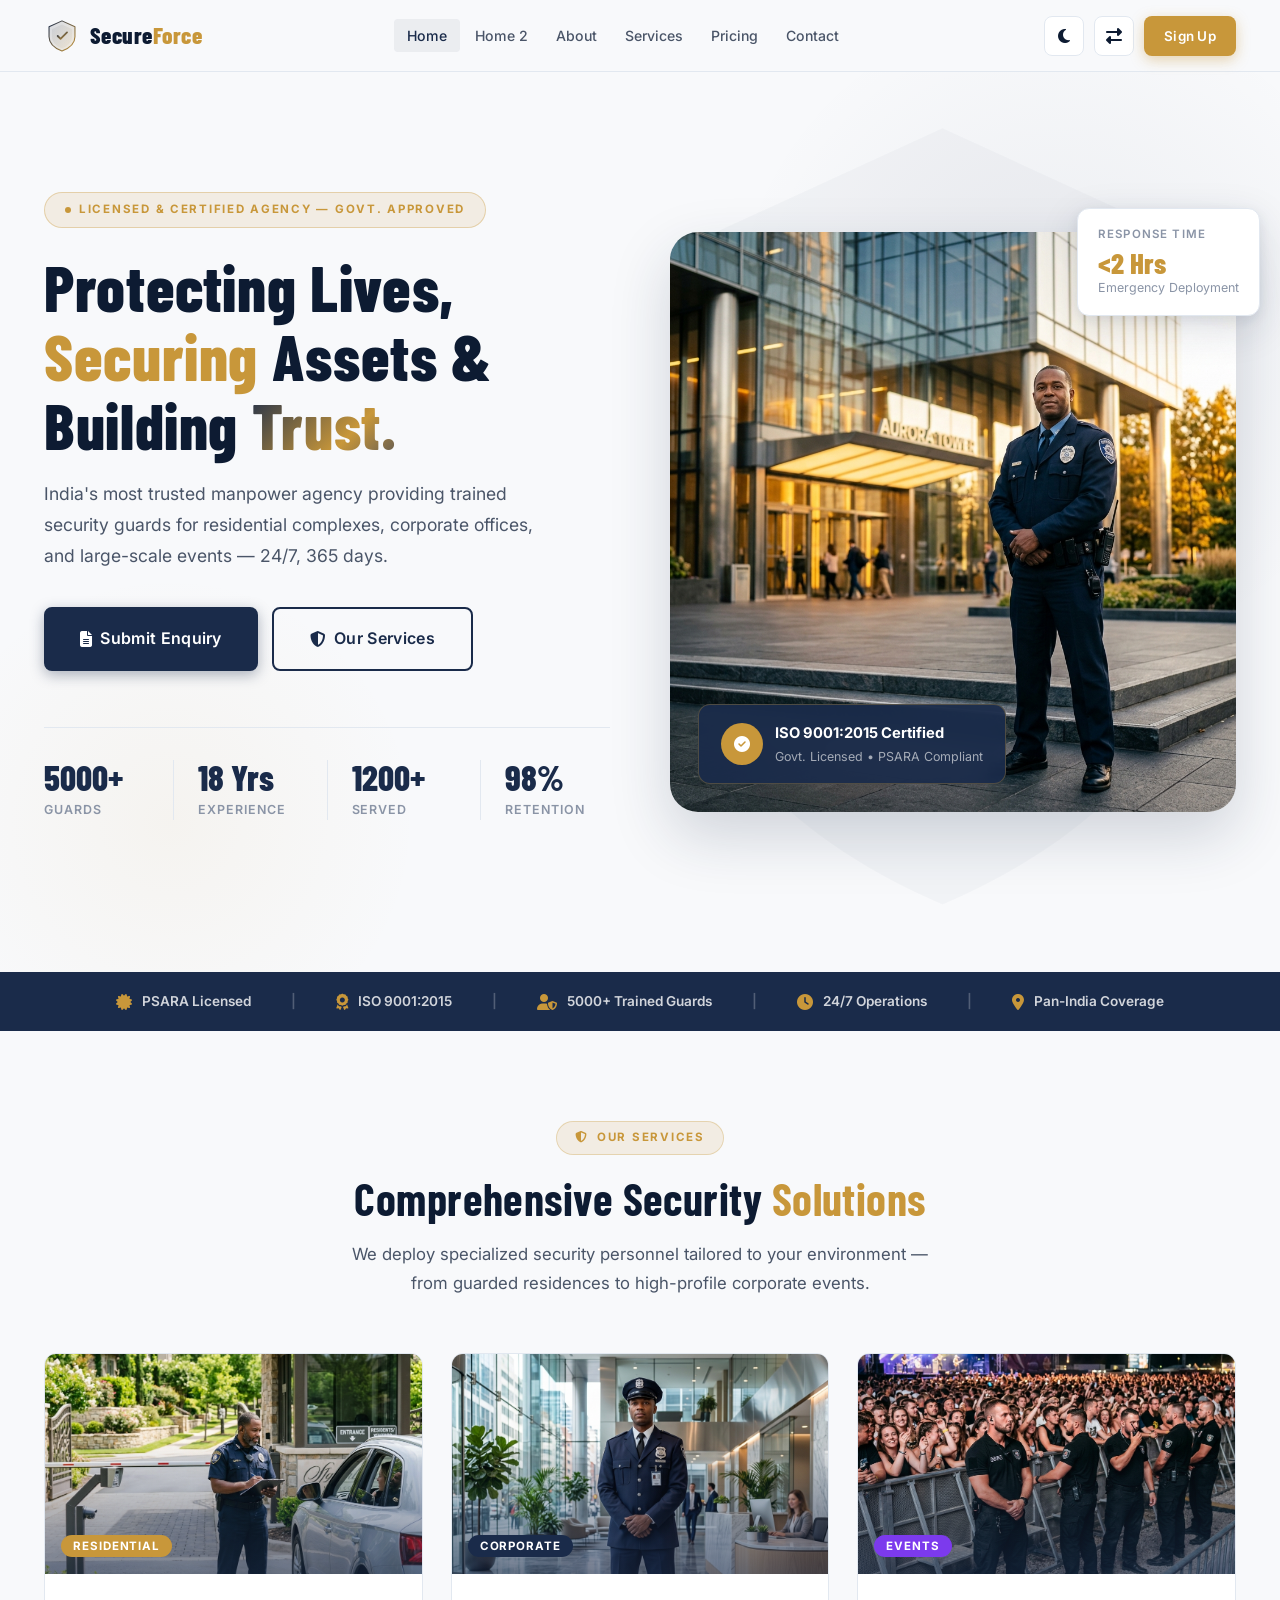
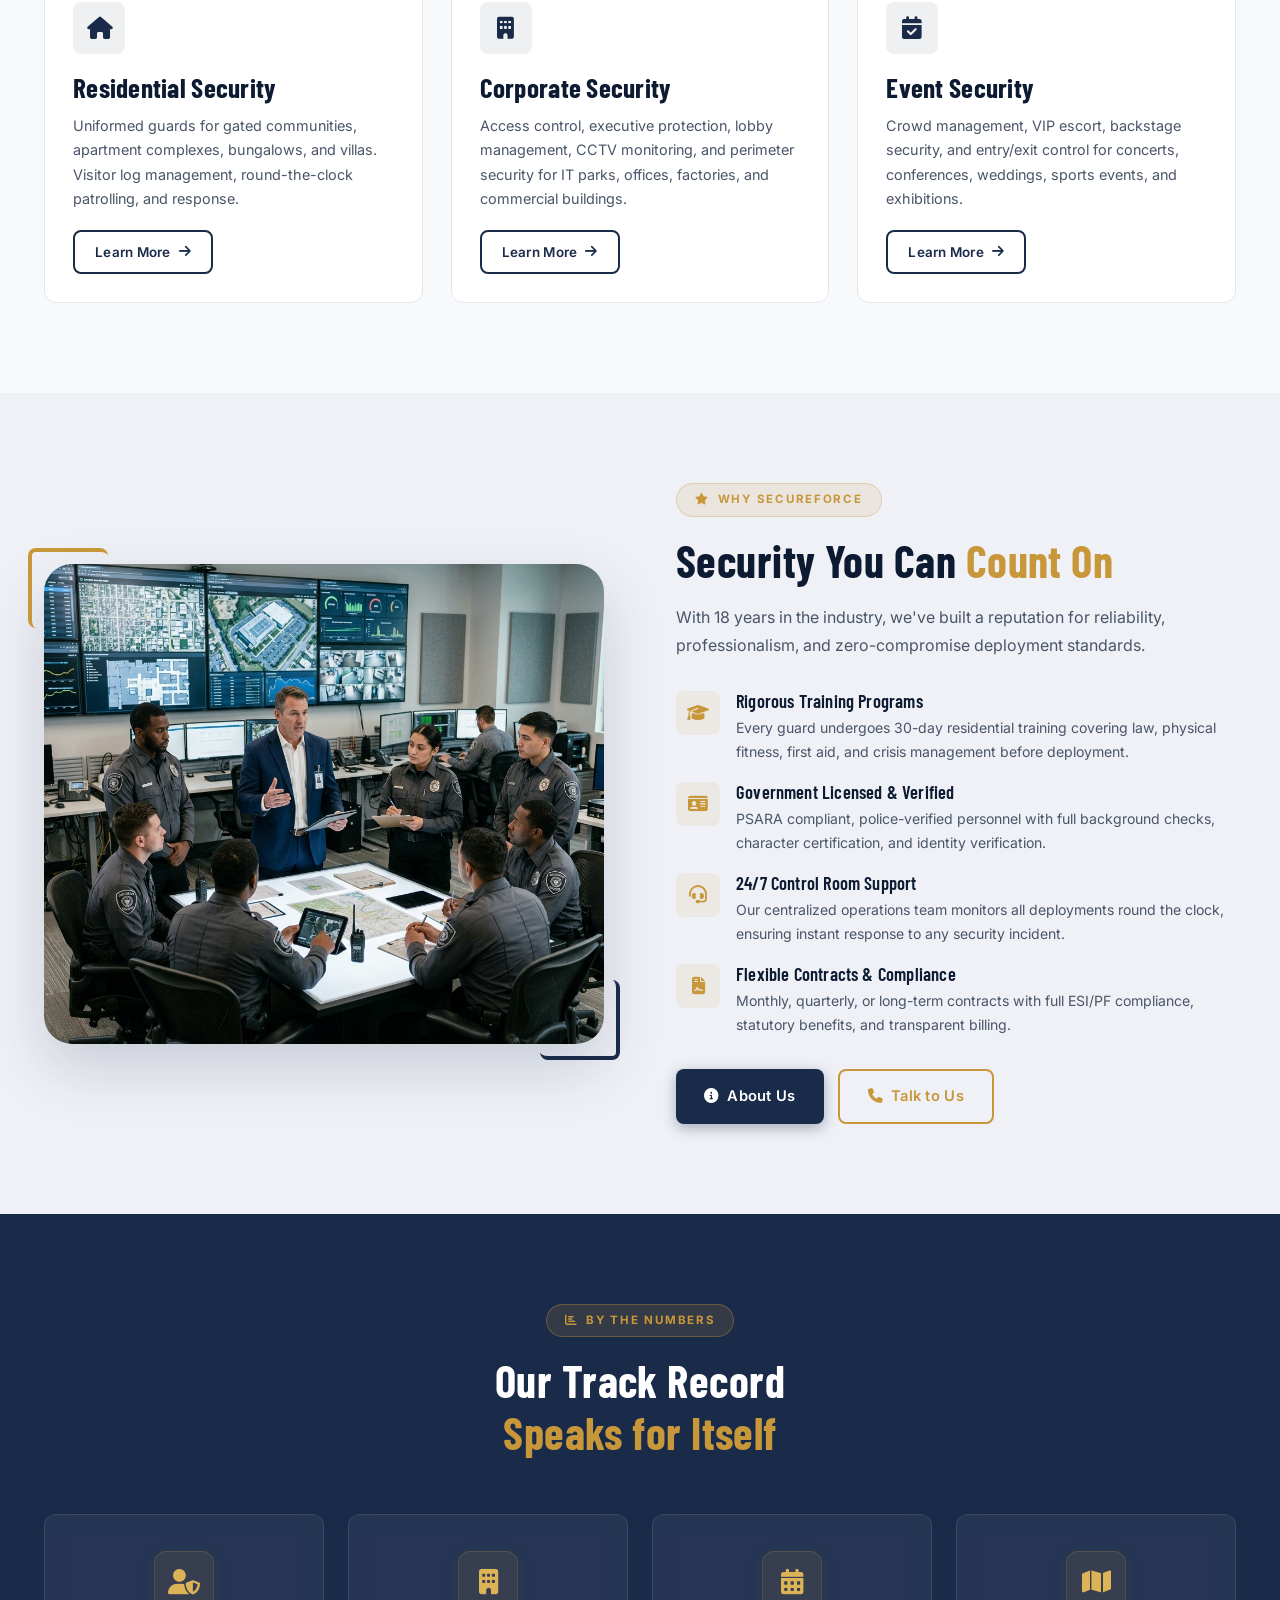
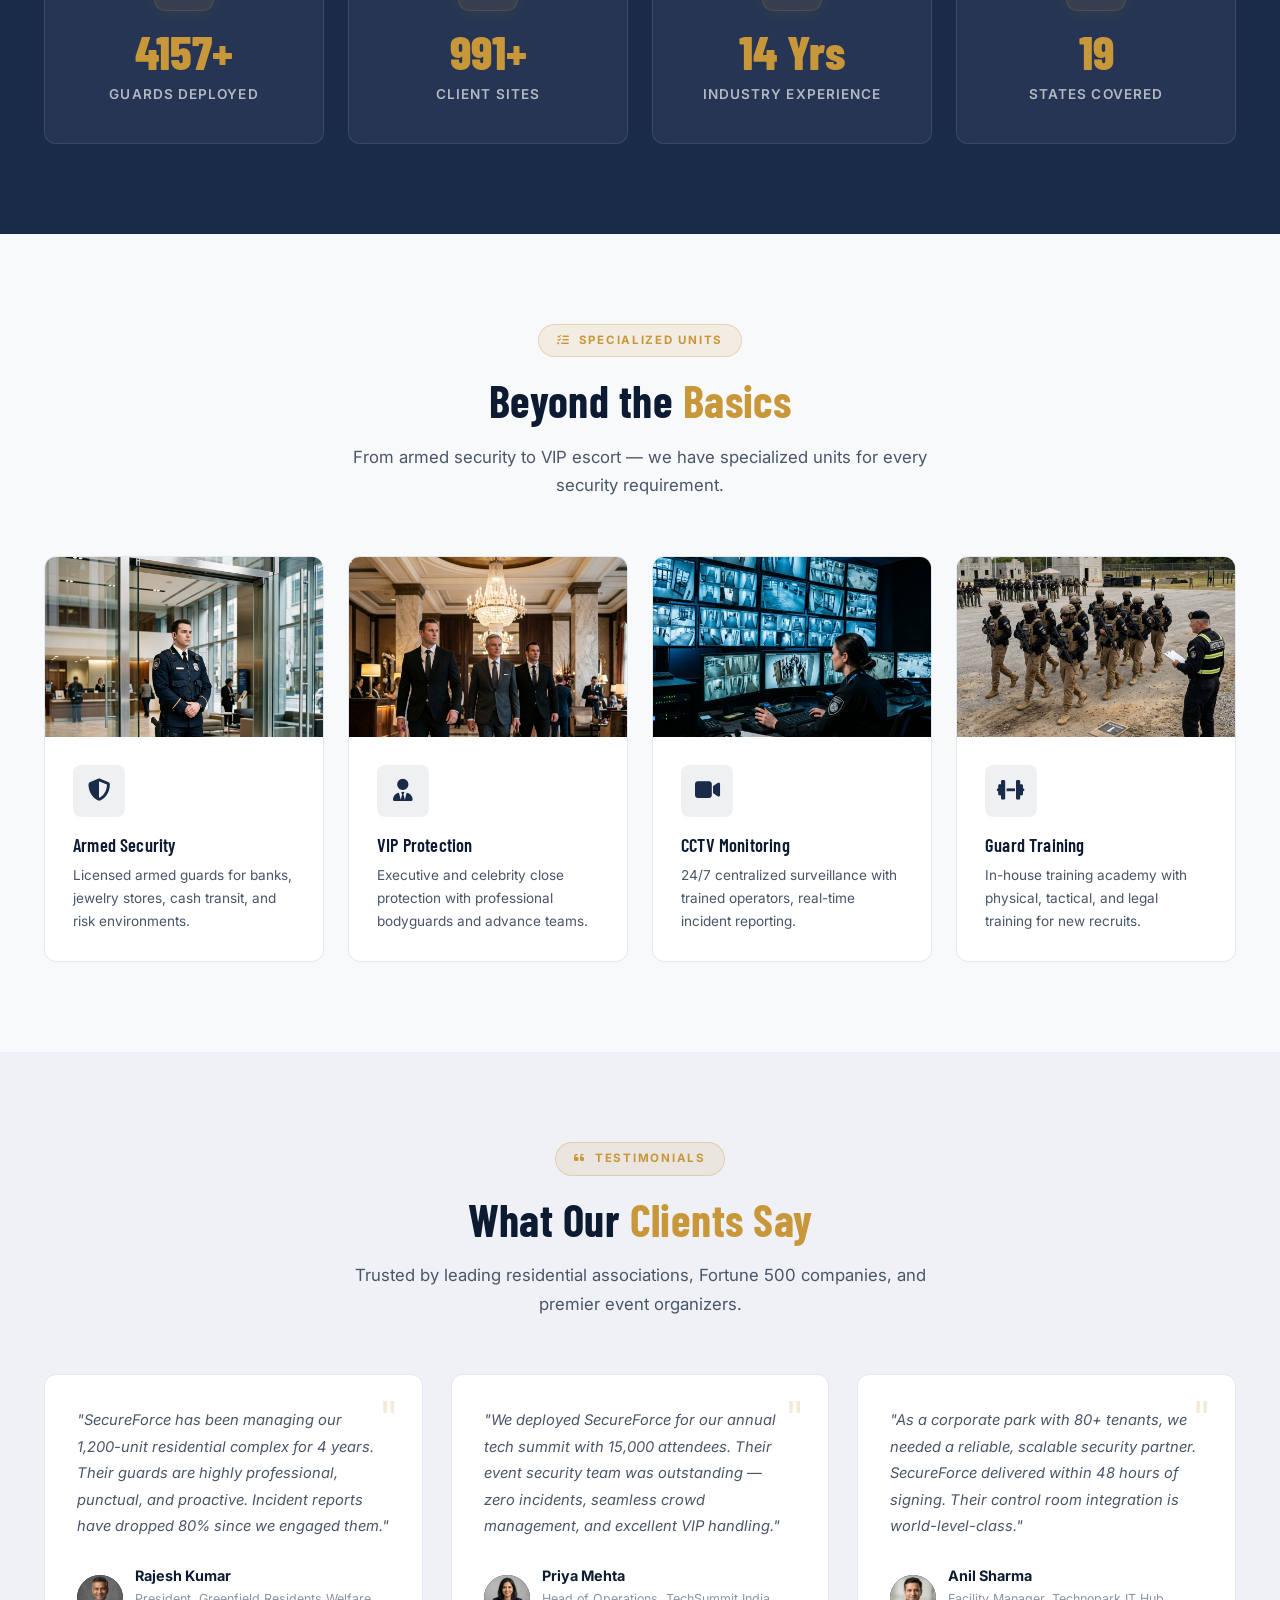
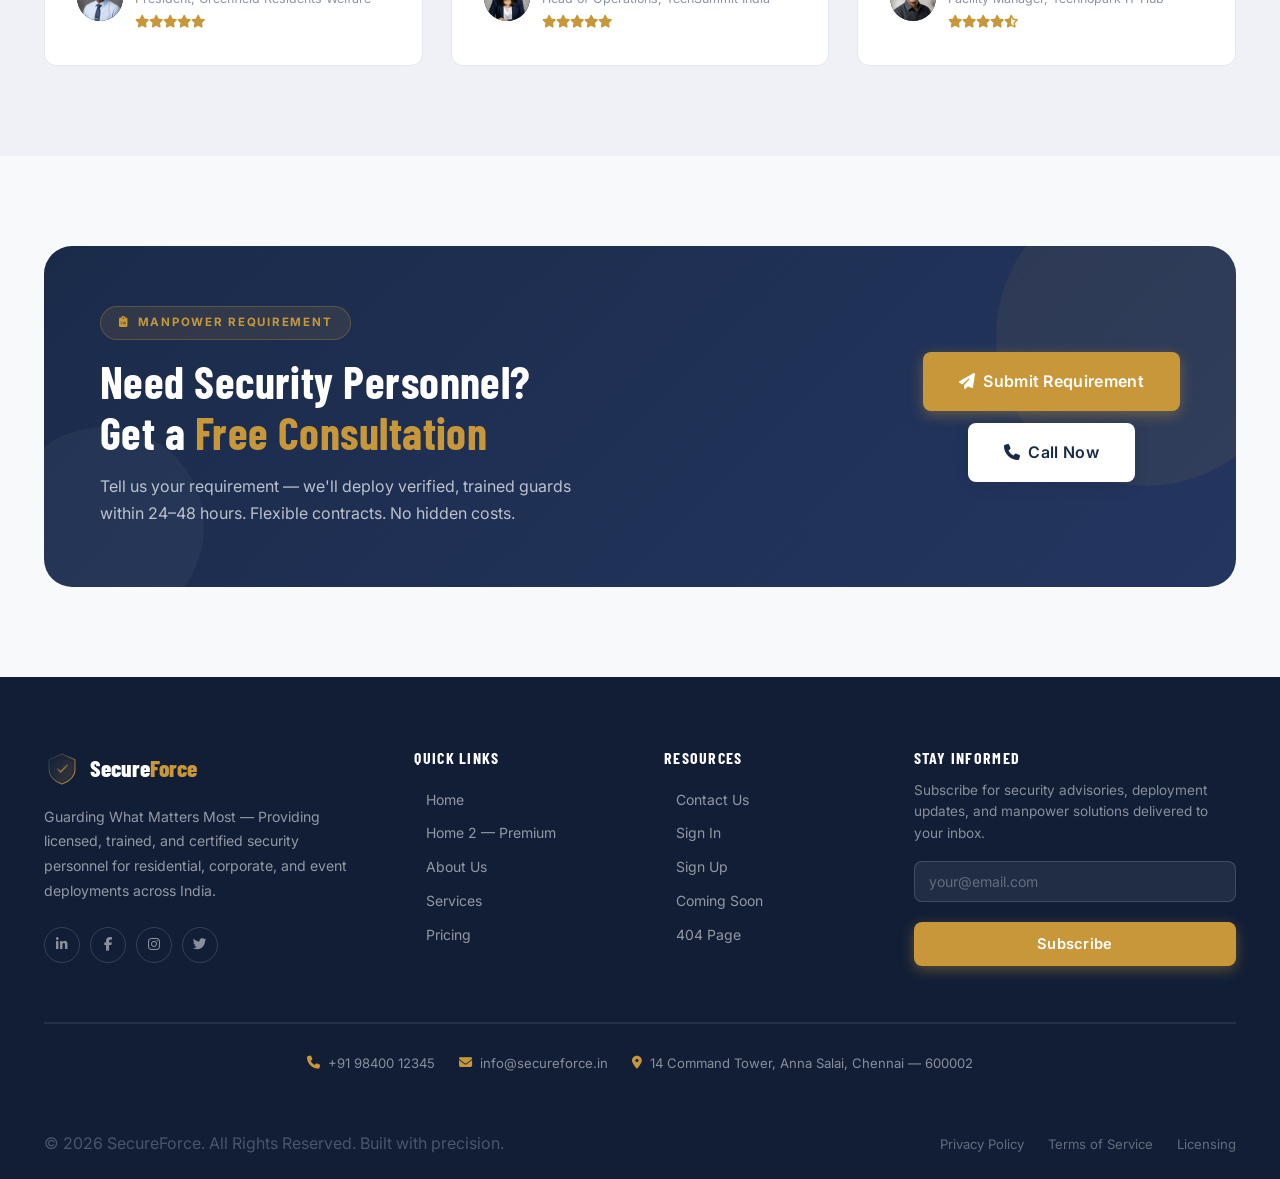
<file: index.html>
<!DOCTYPE html>
<html lang="en" dir="ltr">
<head>
  <meta charset="UTF-8">
  <meta name="viewport" content="width=device-width, initial-scale=1.0">
  <meta name="description" content="SecureForce — India's trusted Security Guard & Manpower Agency. Licensed, trained, and certified security personnel for residential, corporate, and event deployments.">
  <title>SecureForce | Security Guard & Manpower Agency</title>
  <link rel="icon" href="data:image/svg+xml,%3Csvg xmlns='http://www.w3.org/2000/svg' viewBox='0 0 100 100'%3E%3Cpath d='M50 5 L88 22 L88 55 C88 74 71 88 50 96 C29 88 12 74 12 55 L12 22 Z' fill='%231A2B4A' stroke='%23C8973A' stroke-width='3'/%3E%3Cpath d='M36 52 L46 62 L67 38' stroke='%23C8973A' stroke-width='6' stroke-linecap='round' stroke-linejoin='round' fill='none'/%3E%3C/svg%3E">
  <link rel="stylesheet" href="https://cdnjs.cloudflare.com/ajax/libs/font-awesome/6.5.1/css/all.min.css">
  <link rel="stylesheet" href="style.css">
</head>
<body>

<div id="navbar-placeholder"></div>
<div class="page-offset"></div>

<!-- ═══════════════════════════════════════════
     HERO SECTION
═══════════════════════════════════════════ -->
<section class="hero" id="hero" style="min-height:100vh;background:var(--bg);padding:60px 0;">
  <!-- Decorative background -->
  <div style="position:absolute;inset:0;overflow:hidden;pointer-events:none;">
    <div style="position:absolute;right:-120px;top:-80px;width:680px;height:680px;border-radius:50%;background:radial-gradient(circle,rgba(26,43,74,0.06) 0%,transparent 70%);"></div>
    <div style="position:absolute;left:-80px;bottom:-100px;width:500px;height:500px;border-radius:50%;background:radial-gradient(circle,rgba(200,151,58,0.06) 0%,transparent 70%);"></div>
    <svg style="position:absolute;right:0;top:0;height:100%;opacity:0.025;" viewBox="0 0 600 800" fill="none" xmlns="http://www.w3.org/2000/svg" preserveAspectRatio="xMaxYMid slice">
      <path d="M300 50 L540 160 L540 440 C540 580 440 680 300 740 C160 680 60 580 60 440 L60 160 Z" fill="#1A2B4A"/>
    </svg>
  </div>

  <div class="container">
    <div style="display:grid;grid-template-columns:1fr 1fr;gap:60px;align-items:center;">

      <!-- Left: Content -->
      <div class="hero-content animate-on-scroll slide-left">
        <div class="hero-badge">
          <span class="dot"></span>
          Licensed & Certified Agency — Govt. Approved
        </div>
        <h1 style="font-size:clamp(2.6rem,5vw,4.2rem);line-height:1.08;">
          Protecting Lives,<br>
          <span>Securing</span> Assets &<br>
          Building <span class="text-shimmer">Trust.</span>
        </h1>
        <p class="hero-sub">India's most trusted manpower agency providing trained security guards for residential complexes, corporate offices, and large-scale events — 24/7, 365 days.</p>
        <div class="hero-actions">
          <a href="contact.html#enquiry" class="btn btn-primary btn-lg btn-shine" id="hero-enquiry-btn">
            <i class="fas fa-file-alt"></i> Submit Enquiry
          </a>
          <a href="services.html" class="btn btn-secondary btn-lg" id="hero-services-btn">
            <i class="fas fa-shield-alt"></i> Our Services
          </a>
        </div>

        <!-- Stats -->
        <div class="hero-stats">
          <div class="hero-stat">
            <div class="num" data-counter data-target="5000" data-suffix="+">5000+</div>
            <div class="label">Guards</div>
          </div>
          <div class="hero-stat">
            <div class="num" data-counter data-target="18" data-suffix=" Yrs">18 Yrs</div>
            <div class="label">Experience</div>
          </div>
          <div class="hero-stat">
            <div class="num" data-counter data-target="1200" data-suffix="+">1200+</div>
            <div class="label">Served</div>
          </div>
          <div class="hero-stat">
            <div class="num" data-counter data-target="98" data-suffix="%">98%</div>
            <div class="label">Retention</div>
          </div>
        </div>
      </div>

      <!-- Right: Image -->
      <div class="animate-on-scroll slide-right" style="position:relative;">
        <div style="border-radius:var(--radius-xl);overflow:hidden;box-shadow:var(--shadow-xl);position:relative;">
          <img src="assets/images/hero-guards.png" alt="SecureForce professional security guard at corporate building" style="width:100%;height:580px;object-fit:cover;display:block;">
          <!-- Overlay badge -->
          <div style="position:absolute;bottom:28px;left:28px;background:rgba(26,43,74,0.92);backdrop-filter:blur(12px);border-radius:var(--radius-md);padding:16px 22px;border:1px solid rgba(200,151,58,0.3);">
            <div style="display:flex;align-items:center;gap:12px;">
              <div style="width:42px;height:42px;border-radius:50%;background:var(--secondary);display:flex;align-items:center;justify-content:center;font-size:1rem;color:#fff;">
                <i class="fas fa-check-circle"></i>
              </div>
              <div>
                <div style="color:#fff;font-weight:700;font-size:0.92rem;">ISO 9001:2015 Certified</div>
                <div style="color:rgba(255,255,255,0.6);font-size:0.78rem;">Govt. Licensed • PSARA Compliant</div>
              </div>
            </div>
          </div>
        </div>
        <!-- Floating card -->
        <div style="position:absolute;top:-24px;right:-24px;background:var(--bg-card);border:1px solid var(--border);border-radius:var(--radius-md);padding:16px 20px;box-shadow:var(--shadow-lg);animation:float 5s ease-in-out infinite;" class="animate-on-scroll">
          <div style="font-size:0.72rem;text-transform:uppercase;letter-spacing:0.1em;color:var(--text-muted);margin-bottom:4px;font-weight:600;">Response Time</div>
          <div style="font-family:var(--font-heading);font-size:1.8rem;font-weight:800;color:var(--secondary);line-height:1;">&#60;2 Hrs</div>
          <div style="font-size:0.78rem;color:var(--text-muted);">Emergency Deployment</div>
        </div>
      </div>

    </div>
  </div>
</section>

<!-- ═══════════════════════════════════════════
     TRUST STRIP
═══════════════════════════════════════════ -->
<div class="trust-strip">
  <div class="container">
    <div class="trust-strip-inner">
      <div class="trust-item"><i class="fas fa-certificate"></i> PSARA Licensed</div>
      <div class="trust-item" style="opacity:0.3;">|</div>
      <div class="trust-item"><i class="fas fa-award"></i> ISO 9001:2015</div>
      <div class="trust-item" style="opacity:0.3;">|</div>
      <div class="trust-item"><i class="fas fa-user-shield"></i> 5000+ Trained Guards</div>
      <div class="trust-item" style="opacity:0.3;">|</div>
      <div class="trust-item"><i class="fas fa-clock"></i> 24/7 Operations</div>
      <div class="trust-item" style="opacity:0.3;">|</div>
      <div class="trust-item"><i class="fas fa-map-marker-alt"></i> Pan-India Coverage</div>
    </div>
  </div>
</div>

<!-- ═══════════════════════════════════════════
     SERVICES OVERVIEW
═══════════════════════════════════════════ -->
<section class="section" id="services-overview">
  <div class="container">
    <div class="section-header animate-on-scroll">
      <div class="section-label"><i class="fas fa-shield-alt"></i> Our Services</div>
      <h2>Comprehensive Security <span class="text-gold">Solutions</span></h2>
      <p>We deploy specialized security personnel tailored to your environment — from guarded residences to high-profile corporate events.</p>
    </div>

    <div class="grid-3">
      <!-- Residential -->
      <div class="card animate-on-scroll delay-1" id="service-residential">
        <div class="card-img-wrapper">
          <img src="assets/images/residential-guard.png" alt="Residential security guard" style="transition:transform 0.5s ease;">
          <div style="position:absolute;inset:0;background:linear-gradient(to top,rgba(26,43,74,0.6) 0%,transparent 60%);"></div>
          <div style="position:absolute;bottom:16px;left:16px;">
            <span style="background:var(--secondary);color:#fff;font-size:0.72rem;font-weight:700;padding:4px 12px;border-radius:var(--radius-pill);letter-spacing:0.08em;text-transform:uppercase;">Residential</span>
          </div>
        </div>
        <div class="card-body">
          <div class="card-icon"><i class="fas fa-home"></i></div>
          <h3>Residential Security</h3>
          <p>Uniformed guards for gated communities, apartment complexes, bungalows, and villas. Visitor log management, round-the-clock patrolling, and response.</p>
          <a href="services.html#residential" class="btn btn-secondary btn-sm" style="margin-top:18px;" id="residential-learn-more">Learn More <i class="fas fa-arrow-right"></i></a>
        </div>
      </div>

      <!-- Corporate -->
      <div class="card animate-on-scroll delay-2" id="service-corporate">
        <div class="card-img-wrapper">
          <img src="assets/images/corporate-guard.png" alt="Corporate lobby security guard" class="obj-pos-corporate" style="transition:transform 0.5s ease;">
          <div style="position:absolute;inset:0;background:linear-gradient(to top,rgba(26,43,74,0.6) 0%,transparent 60%);"></div>
          <div style="position:absolute;bottom:16px;left:16px;">
            <span style="background:var(--primary);color:#fff;font-size:0.72rem;font-weight:700;padding:4px 12px;border-radius:var(--radius-pill);letter-spacing:0.08em;text-transform:uppercase;">Corporate</span>
          </div>
        </div>
        <div class="card-body">
          <div class="card-icon"><i class="fas fa-building"></i></div>
          <h3>Corporate Security</h3>
          <p>Access control, executive protection, lobby management, CCTV monitoring, and perimeter security for IT parks, offices, factories, and commercial buildings.</p>
          <a href="services.html#corporate" class="btn btn-secondary btn-sm" style="margin-top:18px;" id="corporate-learn-more">Learn More <i class="fas fa-arrow-right"></i></a>
        </div>
      </div>

      <!-- Events -->
      <div class="card animate-on-scroll delay-3" id="service-events">
        <div class="card-img-wrapper">
          <img src="assets/images/event-security.png" alt="Event security crowd management" style="transition:transform 0.5s ease;">
          <div style="position:absolute;inset:0;background:linear-gradient(to top,rgba(26,43,74,0.6) 0%,transparent 60%);"></div>
          <div style="position:absolute;bottom:16px;left:16px;">
            <span style="background:#7C3AED;color:#fff;font-size:0.72rem;font-weight:700;padding:4px 12px;border-radius:var(--radius-pill);letter-spacing:0.08em;text-transform:uppercase;">Events</span>
          </div>
        </div>
        <div class="card-body">
          <div class="card-icon"><i class="fas fa-calendar-check"></i></div>
          <h3>Event Security</h3>
          <p>Crowd management, VIP escort, backstage security, and entry/exit control for concerts, conferences, weddings, sports events, and exhibitions.</p>
          <a href="services.html#events" class="btn btn-secondary btn-sm" style="margin-top:18px;" id="events-learn-more">Learn More <i class="fas fa-arrow-right"></i></a>
        </div>
      </div>
    </div>
  </div>
</section>

<!-- ═══════════════════════════════════════════
     WHY CHOOSE US
═══════════════════════════════════════════ -->
<section class="section section-alt" id="why-us">
  <div class="container">
    <div style="display:grid;grid-template-columns:1fr 1fr;gap:72px;align-items:center;">
      <!-- Image side -->
      <div class="animate-on-scroll slide-left" style="position:relative;">
        <img src="assets/images/about-team.png" alt="Security team briefing" style="width:100%;height:480px;object-fit:cover;border-radius:var(--radius-xl);box-shadow:var(--shadow-xl);">
        <!-- Decorative corner accent -->
        <div style="position:absolute;top:-16px;left:-16px;width:80px;height:80px;border-top:4px solid var(--secondary);border-left:4px solid var(--secondary);border-radius:var(--radius-sm);"></div>
        <div style="position:absolute;bottom:-16px;right:-16px;width:80px;height:80px;border-bottom:4px solid var(--primary);border-right:4px solid var(--primary);border-radius:var(--radius-sm);"></div>
      </div>

      <!-- Content side -->
      <div class="animate-on-scroll slide-right">
        <div class="section-label"><i class="fas fa-star"></i> Why SecureForce</div>
        <h2>Security You Can <span class="text-gold">Count On</span></h2>
        <p style="margin:18px 0 32px;">With 18 years in the industry, we've built a reputation for reliability, professionalism, and zero-compromise deployment standards.</p>

        <div style="display:flex;flex-direction:column;gap:18px;">
          <div style="display:flex;gap:16px;align-items:flex-start;" class="animate-on-scroll delay-1">
            <div style="width:44px;height:44px;border-radius:var(--radius-sm);background:rgba(200,151,58,0.10);display:flex;align-items:center;justify-content:center;flex-shrink:0;font-size:1.1rem;color:var(--secondary);">
              <i class="fas fa-graduation-cap"></i>
            </div>
            <div>
              <h4 style="margin-bottom:4px;">Rigorous Training Programs</h4>
              <p style="font-size:0.88rem;">Every guard undergoes 30-day residential training covering law, physical fitness, first aid, and crisis management before deployment.</p>
            </div>
          </div>
          <div style="display:flex;gap:16px;align-items:flex-start;" class="animate-on-scroll delay-2">
            <div style="width:44px;height:44px;border-radius:var(--radius-sm);background:rgba(200,151,58,0.10);display:flex;align-items:center;justify-content:center;flex-shrink:0;font-size:1.1rem;color:var(--secondary);">
              <i class="fas fa-id-card"></i>
            </div>
            <div>
              <h4 style="margin-bottom:4px;">Government Licensed & Verified</h4>
              <p style="font-size:0.88rem;">PSARA compliant, police-verified personnel with full background checks, character certification, and identity verification.</p>
            </div>
          </div>
          <div style="display:flex;gap:16px;align-items:flex-start;" class="animate-on-scroll delay-3">
            <div style="width:44px;height:44px;border-radius:var(--radius-sm);background:rgba(200,151,58,0.10);display:flex;align-items:center;justify-content:center;flex-shrink:0;font-size:1.1rem;color:var(--secondary);">
              <i class="fas fa-headset"></i>
            </div>
            <div>
              <h4 style="margin-bottom:4px;">24/7 Control Room Support</h4>
              <p style="font-size:0.88rem;">Our centralized operations team monitors all deployments round the clock, ensuring instant response to any security incident.</p>
            </div>
          </div>
          <div style="display:flex;gap:16px;align-items:flex-start;" class="animate-on-scroll delay-4">
            <div style="width:44px;height:44px;border-radius:var(--radius-sm);background:rgba(200,151,58,0.10);display:flex;align-items:center;justify-content:center;flex-shrink:0;font-size:1.1rem;color:var(--secondary);">
              <i class="fas fa-file-contract"></i>
            </div>
            <div>
              <h4 style="margin-bottom:4px;">Flexible Contracts & Compliance</h4>
              <p style="font-size:0.88rem;">Monthly, quarterly, or long-term contracts with full ESI/PF compliance, statutory benefits, and transparent billing.</p>
            </div>
          </div>
        </div>

        <div style="margin-top:32px;display:flex;gap:14px;flex-wrap:wrap;">
          <a href="about.html" class="btn btn-primary btn-shine" id="why-about-btn"><i class="fas fa-info-circle"></i> About Us</a>
          <a href="contact.html#enquiry" class="btn btn-outline-gold" id="why-enquiry-btn"><i class="fas fa-phone"></i> Talk to Us</a>
        </div>
      </div>
    </div>
  </div>
</section>

<!-- ═══════════════════════════════════════════
     STATS COUNTER
═══════════════════════════════════════════ -->
<section class="section section-dark" id="stats">
  <div class="container">
    <div class="section-header animate-on-scroll">
      <div class="section-label"><i class="fas fa-chart-bar"></i> By the Numbers</div>
      <h2 style="color:#fff;">Our Track Record<br><span style="color:var(--secondary);">Speaks for Itself</span></h2>
    </div>
    <div class="grid-4">
      <div class="stat-card animate-on-scroll delay-1">
        <div class="stat-icon"><i class="fas fa-user-shield"></i></div>
        <div class="stat-num" data-counter data-target="5200" data-suffix="+">5200+</div>
        <div class="stat-label">Guards Deployed</div>
      </div>
      <div class="stat-card animate-on-scroll delay-2">
        <div class="stat-icon"><i class="fas fa-building"></i></div>
        <div class="stat-num" data-counter data-target="1240" data-suffix="+">1240+</div>
        <div class="stat-label">Client Sites</div>
      </div>
      <div class="stat-card animate-on-scroll delay-3">
        <div class="stat-icon"><i class="fas fa-calendar-alt"></i></div>
        <div class="stat-num" data-counter data-target="18" data-suffix=" Yrs">18 Yrs</div>
        <div class="stat-label">Industry Experience</div>
      </div>
      <div class="stat-card animate-on-scroll delay-4">
        <div class="stat-icon"><i class="fas fa-map"></i></div>
        <div class="stat-num" data-counter data-target="24" data-suffix="">24</div>
        <div class="stat-label">States Covered</div>
      </div>
    </div>
  </div>
</section>

<!-- ═══════════════════════════════════════════
     ADDITIONAL SERVICES
═══════════════════════════════════════════ -->
<section class="section" id="more-services">
  <div class="container">
    <div class="section-header animate-on-scroll">
      <div class="section-label"><i class="fas fa-tasks"></i> Specialized Units</div>
      <h2>Beyond the <span class="text-gold">Basics</span></h2>
      <p>From armed security to VIP escort — we have specialized units for every security requirement.</p>
    </div>
    <div class="grid-4">
      <div class="card animate-on-scroll delay-1" id="spec-armed">
        <div class="card-img-wrapper">
          <img src="assets/images/armed-guard.png" alt="Armed security officer" class="obj-pos-top">
        </div>
        <div class="card-body">
          <div class="card-icon"><i class="fas fa-shield-halved"></i></div>
          <h4 style="margin-bottom:8px;">Armed Security</h4>
          <p style="font-size:0.85rem;">Licensed armed guards for banks, jewelry stores, cash transit, and risk environments.</p>
        </div>
      </div>
      <div class="card animate-on-scroll delay-2" id="spec-vip">
        <div class="card-img-wrapper">
          <img src="assets/images/vip-escort.png" alt="VIP escort protection" class="obj-pos-top">
        </div>
        <div class="card-body">
          <div class="card-icon"><i class="fas fa-user-tie"></i></div>
          <h4 style="margin-bottom:8px;">VIP Protection</h4>
          <p style="font-size:0.85rem;">Executive and celebrity close protection with professional bodyguards and advance teams.</p>
        </div>
      </div>
      <div class="card animate-on-scroll delay-3" id="spec-cctv">
        <div class="card-img-wrapper">
          <img src="assets/images/cctv-monitoring.png" alt="CCTV surveillance monitoring">
        </div>
        <div class="card-body">
          <div class="card-icon"><i class="fas fa-video"></i></div>
          <h4 style="margin-bottom:8px;">CCTV Monitoring</h4>
          <p style="font-size:0.85rem;">24/7 centralized surveillance with trained operators, real-time incident reporting.</p>
        </div>
      </div>
      <div class="card animate-on-scroll delay-4" id="spec-training">
        <div class="card-img-wrapper">
          <img src="assets/images/guard-training.png" alt="Security guard training" class="obj-pos-bottom">
        </div>
        <div class="card-body">
          <div class="card-icon"><i class="fas fa-dumbbell"></i></div>
          <h4 style="margin-bottom:8px;">Guard Training</h4>
          <p style="font-size:0.85rem;">In-house training academy with physical, tactical, and legal training for new recruits.</p>
        </div>
      </div>
    </div>
  </div>
</section>

<!-- ═══════════════════════════════════════════
     TESTIMONIALS
═══════════════════════════════════════════ -->
<section class="section section-alt" id="testimonials">
  <div class="container">
    <div class="section-header animate-on-scroll">
      <div class="section-label"><i class="fas fa-quote-left"></i> Testimonials</div>
      <h2>What Our <span class="text-gold">Clients Say</span></h2>
      <p>Trusted by leading residential associations, Fortune 500 companies, and premier event organizers.</p>
    </div>
    <div class="grid-3">
      <div class="testimonial-card animate-on-scroll delay-1" id="testimonial-1">
        <div class="quote-icon">"</div>
        <p class="testimonial-text">"SecureForce has been managing our 1,200-unit residential complex for 4 years. Their guards are highly professional, punctual, and proactive. Incident reports have dropped 80% since we engaged them."</p>
        <div class="testimonial-author">
          <div class="testimonial-avatar">
            <img src="assets/images/avatar-rajesh-kumar.png" alt="Rajesh Kumar" style="width:100%;height:100%;object-fit:cover;object-position:top;">
          </div>
          <div>
            <div class="testimonial-name">Rajesh Kumar</div>
            <div class="testimonial-role">President, Greenfield Residents Welfare</div>
            <div class="testimonial-stars"><i class="fas fa-star"></i><i class="fas fa-star"></i><i class="fas fa-star"></i><i class="fas fa-star"></i><i class="fas fa-star"></i></div>
          </div>
        </div>
      </div>
      <div class="testimonial-card animate-on-scroll delay-2" id="testimonial-2">
        <div class="quote-icon">"</div>
        <p class="testimonial-text">"We deployed SecureForce for our annual tech summit with 15,000 attendees. Their event security team was outstanding — zero incidents, seamless crowd management, and excellent VIP handling."</p>
        <div class="testimonial-author">
          <div class="testimonial-avatar">
            <img src="assets/images/avatar-priya-mehta.png" alt="Priya Mehta" style="width:100%;height:100%;object-fit:cover;object-position:top;">
          </div>
          <div>
            <div class="testimonial-name">Priya Mehta</div>
            <div class="testimonial-role">Head of Operations, TechSummit India</div>
            <div class="testimonial-stars"><i class="fas fa-star"></i><i class="fas fa-star"></i><i class="fas fa-star"></i><i class="fas fa-star"></i><i class="fas fa-star"></i></div>
          </div>
        </div>
      </div>
      <div class="testimonial-card animate-on-scroll delay-3" id="testimonial-3">
        <div class="quote-icon">"</div>
        <p class="testimonial-text">"As a corporate park with 80+ tenants, we needed a reliable, scalable security partner. SecureForce delivered within 48 hours of signing. Their control room integration is world-level-class."</p>
        <div class="testimonial-author">
          <div class="testimonial-avatar">
            <img src="assets/images/avatar-anil-sharma.png" alt="Anil Sharma" style="width:100%;height:100%;object-fit:cover;object-position:top;">
          </div>
          <div>
            <div class="testimonial-name">Anil Sharma</div>
            <div class="testimonial-role">Facility Manager, Technopark IT Hub</div>
            <div class="testimonial-stars"><i class="fas fa-star"></i><i class="fas fa-star"></i><i class="fas fa-star"></i><i class="fas fa-star"></i><i class="fas fa-star-half-alt"></i></div>
          </div>
        </div>
      </div>
    </div>
  </div>
</section>

<!-- ═══════════════════════════════════════════
     MANPOWER ENQUIRY CTA
═══════════════════════════════════════════ -->
<section class="section" id="cta-enquiry">
  <div class="container">
    <div style="background:linear-gradient(135deg,var(--primary) 0%,var(--primary-light) 100%);border-radius:var(--radius-xl);padding:60px 56px;position:relative;overflow:hidden;" class="animate-on-scroll">
      <!-- Decorative shapes -->
      <div style="position:absolute;right:-60px;top:-60px;width:300px;height:300px;border-radius:50%;background:rgba(200,151,58,0.08);pointer-events:none;"></div>
      <div style="position:absolute;left:-40px;bottom:-40px;width:200px;height:200px;border-radius:50%;background:rgba(255,255,255,0.04);pointer-events:none;"></div>

      <div style="position:relative;z-index:1;display:grid;grid-template-columns:1fr auto;gap:40px;align-items:center;">
        <div>
          <div class="section-label" style="margin-bottom:16px;"><i class="fas fa-clipboard-list"></i> Manpower Requirement</div>
          <h2 style="color:#fff;margin-bottom:14px;">Need Security Personnel?<br>Get a <span style="color:var(--secondary);">Free Consultation</span></h2>
          <p style="color:rgba(255,255,255,0.7);max-width:500px;">Tell us your requirement — we'll deploy verified, trained guards within 24–48 hours. Flexible contracts. No hidden costs.</p>
        </div>
        <div style="display:flex;flex-direction:column;gap:12px;align-items:center;">
          <a href="contact.html#enquiry" class="btn btn-gold btn-lg btn-shine" id="cta-main-enquiry" style="white-space:nowrap;">
            <i class="fas fa-paper-plane"></i> Submit Requirement
          </a>
          <a href="tel:+919840012345" class="btn btn-white btn-lg" id="cta-call-btn" style="white-space:nowrap;">
            <i class="fas fa-phone"></i> Call Now
          </a>
        </div>
      </div>
    </div>
  </div>
</section>

<div id="footer-placeholder"></div>
<script src="components.js"></script>
<script src="script.js"></script>
</body>
</html>
</file>
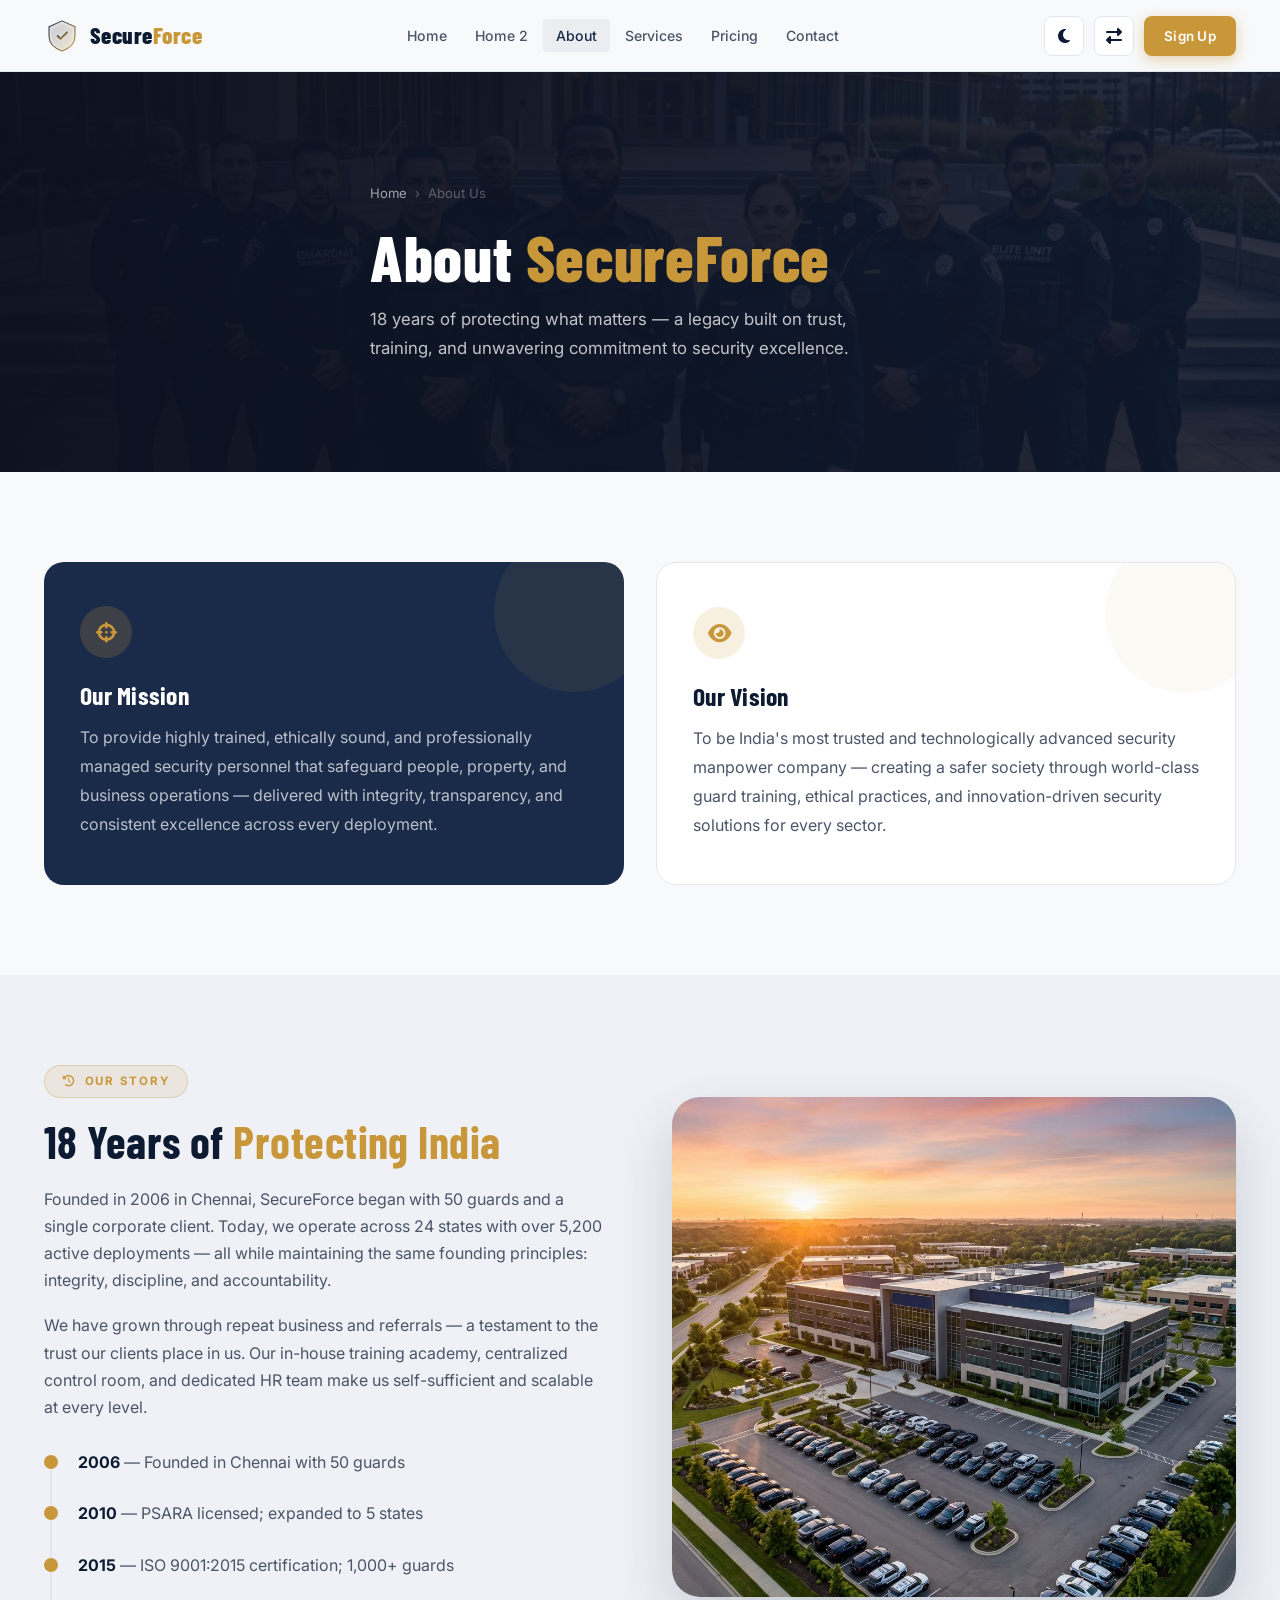
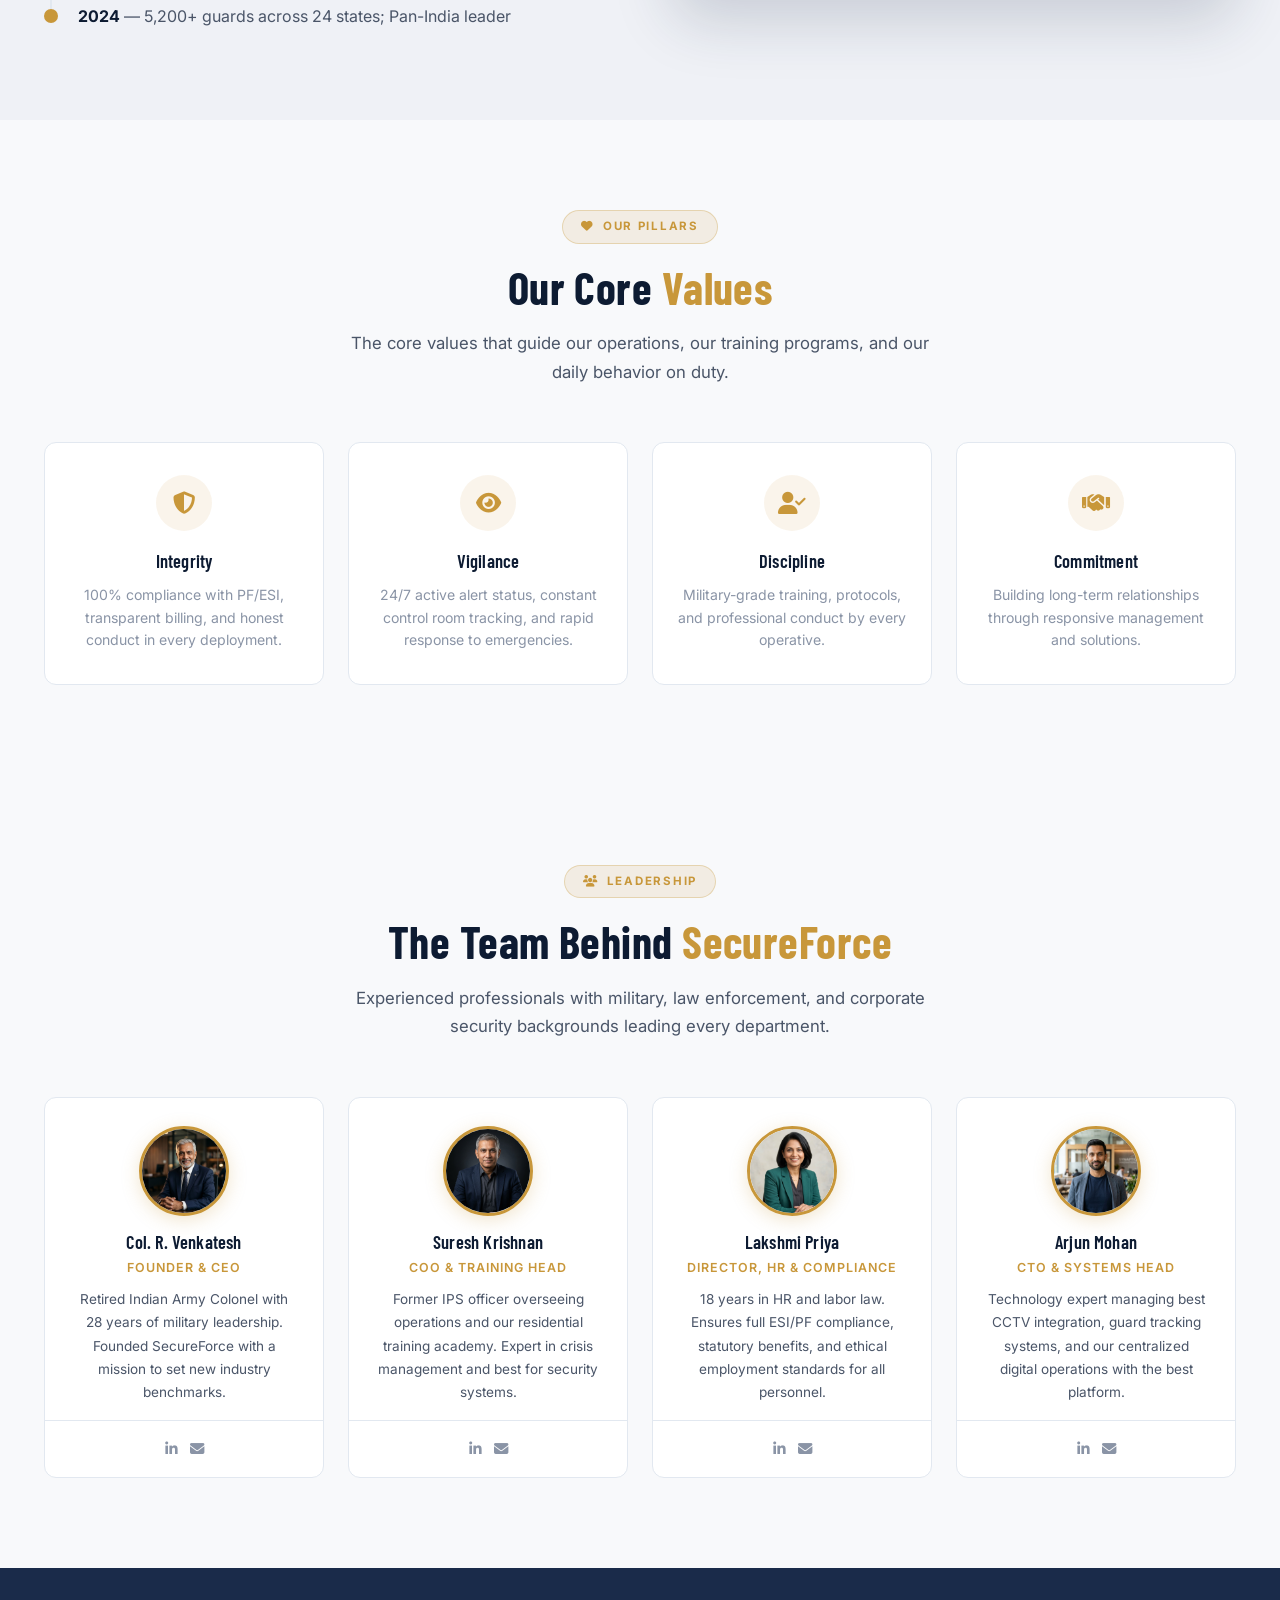
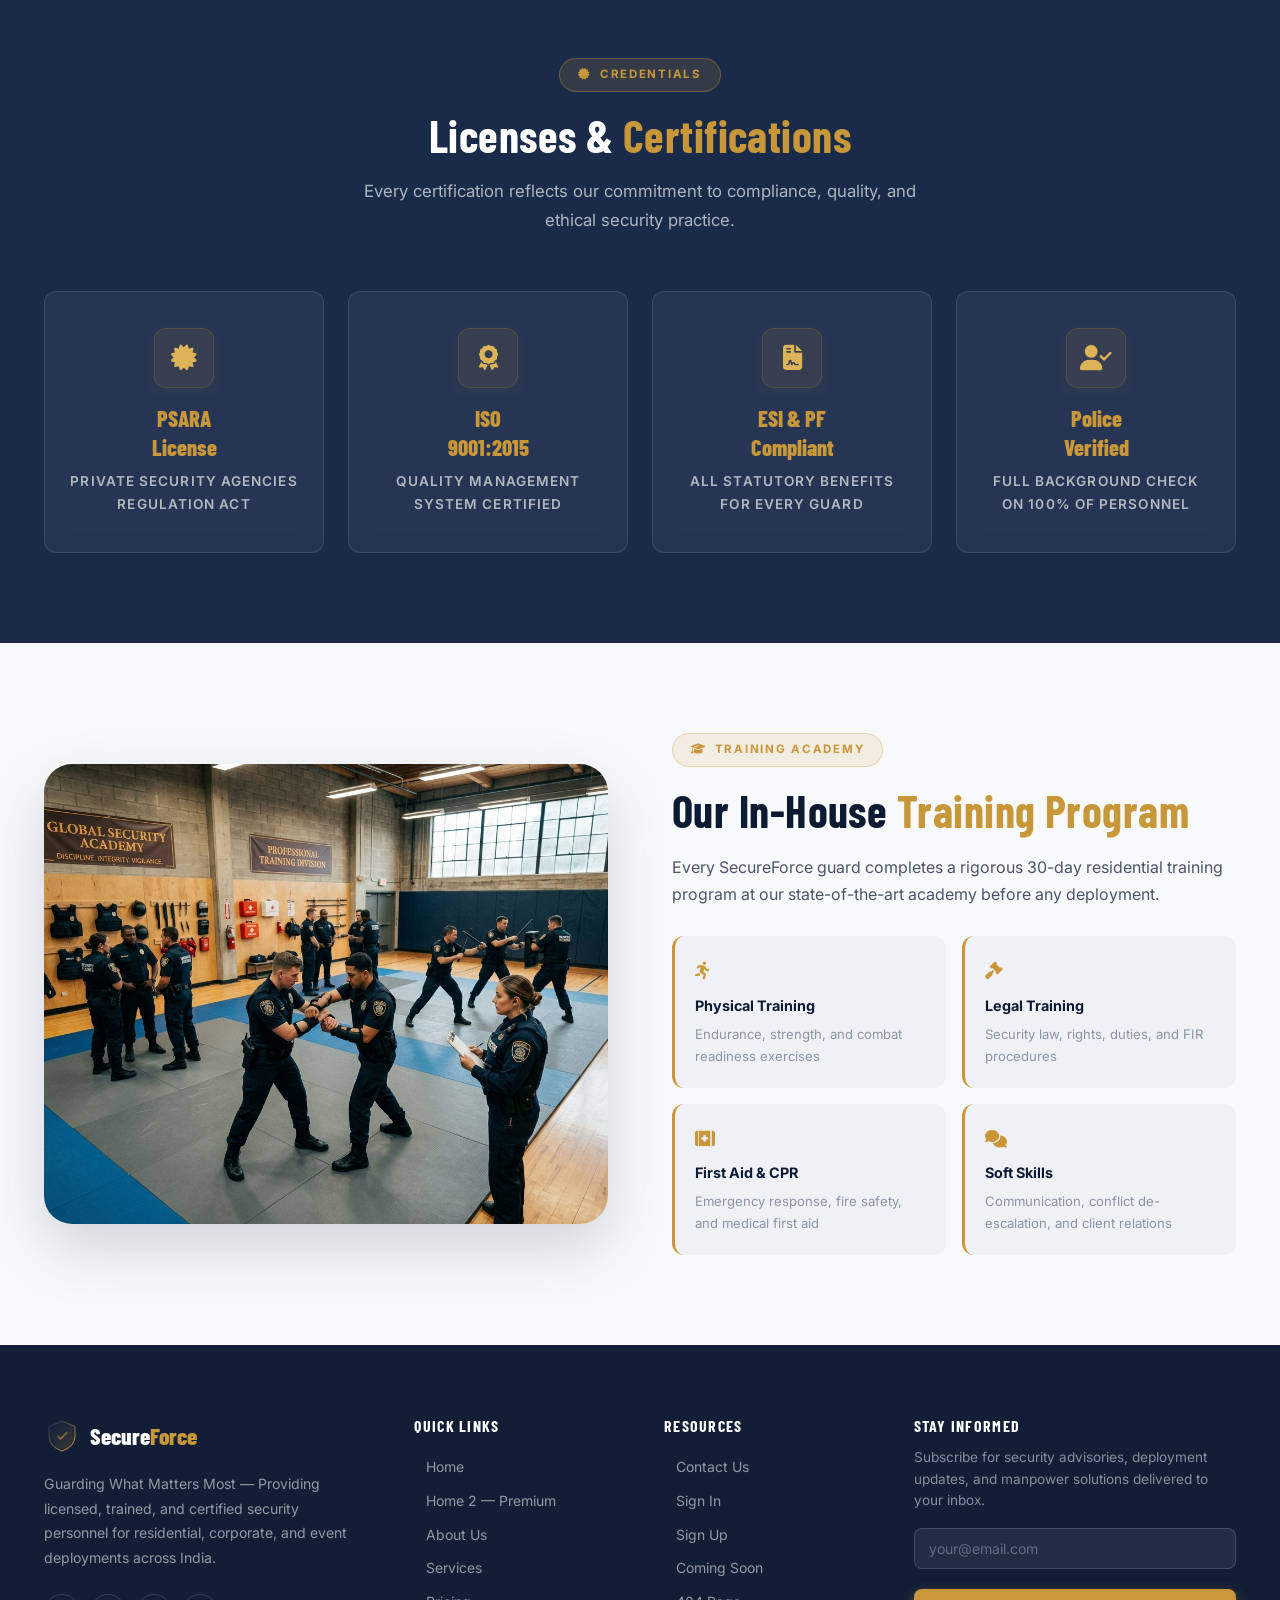
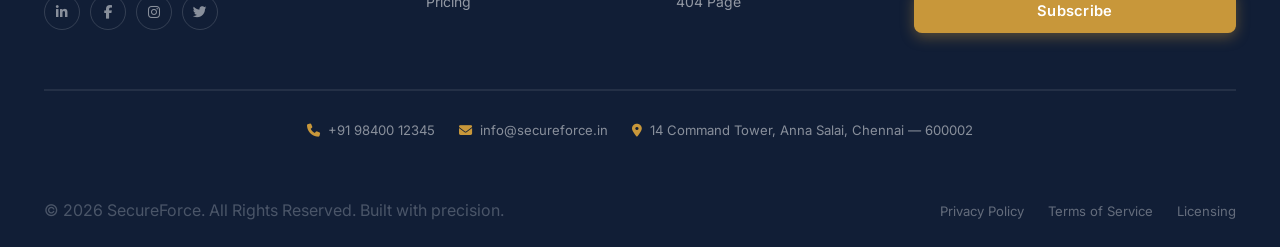
<file: about.html>
<!DOCTYPE html>
<html lang="en" dir="ltr">
<head>
  <meta charset="UTF-8">
  <meta name="viewport" content="width=device-width, initial-scale=1.0">
  <meta name="description" content="About SecureForce — Learn about our 18-year legacy, leadership team, certifications, and mission to deliver the highest standard of security manpower in India.">
  <title>About Us | SecureForce Security Agency</title>
  <link rel="icon" href="data:image/svg+xml,%3Csvg xmlns='http://www.w3.org/2000/svg' viewBox='0 0 100 100'%3E%3Cpath d='M50 5 L88 22 L88 55 C88 74 71 88 50 96 C29 88 12 74 12 55 L12 22 Z' fill='%231A2B4A' stroke='%23C8973A' stroke-width='3'/%3E%3Cpath d='M36 52 L46 62 L67 38' stroke='%23C8973A' stroke-width='6' stroke-linecap='round' stroke-linejoin='round' fill='none'/%3E%3C/svg%3E">
  <link rel="stylesheet" href="https://cdnjs.cloudflare.com/ajax/libs/font-awesome/6.5.1/css/all.min.css">
  <link rel="stylesheet" href="style.css">
</head>
<body>

<div id="navbar-placeholder"></div>
<div class="page-offset"></div>

<!-- Page Hero -->
<section class="page-hero">
  <div class="page-hero-bg" style="background-image:url('assets/images/about-hero.png');"></div>
  <div style="position:absolute;inset:0;background:linear-gradient(90deg,rgba(10,15,28,0.88) 0%,rgba(10,15,28,0.5) 100%);"></div>
  <div class="container">
    <div class="page-hero-content animate-on-scroll">
      <div class="breadcrumb">
        <a href="index.html">Home</a>
        <span>›</span>
        <span>About Us</span>
      </div>
      <h1>About <span style="color:var(--secondary);">SecureForce</span></h1>
      <p>18 years of protecting what matters — a legacy built on trust, training, and unwavering commitment to security excellence.</p>
    </div>
  </div>
</section>

<!-- Mission & Vision -->
<section class="section" id="mission-vision">
  <div class="container">
    <div style="display:grid;grid-template-columns:1fr 1fr;gap:32px;">
      <div style="background:var(--primary);border-radius:var(--radius-lg);padding:44px 36px;position:relative;overflow:hidden;" class="animate-on-scroll delay-1" id="mission-card">
        <div style="position:absolute;top:-30px;right:-30px;width:160px;height:160px;border-radius:50%;background:rgba(200,151,58,0.08);pointer-events:none;"></div>
        <div style="width:52px;height:52px;border-radius:50%;background:rgba(200,151,58,0.2);display:flex;align-items:center;justify-content:center;font-size:1.3rem;color:var(--secondary);margin-bottom:22px;">
          <i class="fas fa-crosshairs"></i>
        </div>
        <h3 style="color:#fff;margin-bottom:14px;font-family:var(--font-heading);font-size:1.6rem;">Our Mission</h3>
        <p style="color:rgba(255,255,255,0.7);line-height:1.8;">To provide highly trained, ethically sound, and professionally managed security personnel that safeguard people, property, and business operations — delivered with integrity, transparency, and consistent excellence across every deployment.</p>
      </div>
      <div style="background:var(--bg-card);border:1px solid var(--border);border-radius:var(--radius-lg);padding:44px 36px;position:relative;overflow:hidden;" class="animate-on-scroll delay-2" id="vision-card">
        <div style="position:absolute;top:-30px;right:-30px;width:160px;height:160px;border-radius:50%;background:rgba(200,151,58,0.05);pointer-events:none;"></div>
        <div style="width:52px;height:52px;border-radius:50%;background:rgba(200,151,58,0.15);display:flex;align-items:center;justify-content:center;font-size:1.3rem;color:var(--secondary);margin-bottom:22px;">
          <i class="fas fa-eye"></i>
        </div>
        <h3 style="margin-bottom:14px;font-family:var(--font-heading);font-size:1.6rem;">Our Vision</h3>
        <p style="color:var(--text-body);line-height:1.8;">To be India's most trusted and technologically advanced security manpower company — creating a safer society through world-class guard training, ethical practices, and innovation-driven security solutions for every sector.</p>
      </div>
    </div>
  </div>
</section>

<!-- Story & Image -->
<section class="section section-alt" id="our-story">
  <div class="container">
    <div style="display:grid;grid-template-columns:1fr 1fr;gap:64px;align-items:center;">
      <div class="animate-on-scroll slide-left">
        <div class="section-label"><i class="fas fa-history"></i> Our Story</div>
        <h2>18 Years of <span class="text-gold">Protecting India</span></h2>
        <p style="margin:18px 0;">Founded in 2006 in Chennai, SecureForce began with 50 guards and a single corporate client. Today, we operate across 24 states with over 5,200 active deployments — all while maintaining the same founding principles: integrity, discipline, and accountability.</p>
        <p style="margin-bottom:28px;">We have grown through repeat business and referrals — a testament to the trust our clients place in us. Our in-house training academy, centralized control room, and dedicated HR team make us self-sufficient and scalable at every level.</p>

        <!-- Timeline -->
        <div style="display:flex;flex-direction:column;gap:0;">
          <div style="display:flex;gap:20px;align-items:flex-start;padding-bottom:24px;position:relative;" class="animate-on-scroll delay-1">
            <div style="width:14px;height:14px;border-radius:50%;background:var(--secondary);margin-top:6px;flex-shrink:0;position:relative;z-index:1;"></div>
            <div style="position:absolute;left:6px;top:20px;width:2px;height:calc(100% - 6px);background:var(--border);"></div>
            <div><strong style="color:var(--text-heading);">2006</strong> — Founded in Chennai with 50 guards</div>
          </div>
          <div style="display:flex;gap:20px;align-items:flex-start;padding-bottom:24px;position:relative;" class="animate-on-scroll delay-2">
            <div style="width:14px;height:14px;border-radius:50%;background:var(--secondary);margin-top:6px;flex-shrink:0;position:relative;z-index:1;"></div>
            <div style="position:absolute;left:6px;top:20px;width:2px;height:calc(100% - 6px);background:var(--border);"></div>
            <div><strong style="color:var(--text-heading);">2010</strong> — PSARA licensed; expanded to 5 states</div>
          </div>
          <div style="display:flex;gap:20px;align-items:flex-start;padding-bottom:24px;position:relative;" class="animate-on-scroll delay-3">
            <div style="width:14px;height:14px;border-radius:50%;background:var(--secondary);margin-top:6px;flex-shrink:0;position:relative;z-index:1;"></div>
            <div style="position:absolute;left:6px;top:20px;width:2px;height:calc(100% - 6px);background:var(--border);"></div>
            <div><strong style="color:var(--text-heading);">2015</strong> — ISO 9001:2015 certification; 1,000+ guards</div>
          </div>
          <div style="display:flex;gap:20px;align-items:flex-start;" class="animate-on-scroll delay-4">
            <div style="width:14px;height:14px;border-radius:50%;background:var(--secondary);margin-top:6px;flex-shrink:0;"></div>
            <div><strong style="color:var(--text-heading);">2024</strong> — 5,200+ guards across 24 states; Pan-India leader</div>
          </div>
        </div>
      </div>
      <div class="animate-on-scroll slide-right">
        <img src="assets/images/about-mission.png" alt="SecureForce headquarters" style="width:100%;height:500px;object-fit:cover;border-radius:var(--radius-xl);box-shadow:var(--shadow-xl);">
      </div>
    </div>
  </div>
</section>

<!-- Core Values -->
<section class="section" id="core-values">
  <div class="container">
    <div class="section-header animate-on-scroll">
      <div class="section-label"><i class="fas fa-heart"></i> Our Pillars</div>
      <h2>Our Core <span class="text-gold">Values</span></h2>
      <p>The core values that guide our operations, our training programs, and our daily behavior on duty.</p>
    </div>
    <div class="grid-4" style="margin-top:40px;">
      <div class="card text-center animate-on-scroll delay-1" style="padding:32px 24px;transition:var(--transition);" onmouseover="this.style.transform='translateY(-6px)';this.style.borderColor='var(--secondary)'" onmouseout="this.style.transform='none';this.style.borderColor='var(--border)'">
        <div style="width:56px;height:56px;border-radius:50%;background:rgba(200,151,58,0.1);display:flex;align-items:center;justify-content:center;font-size:1.4rem;color:var(--secondary);margin:0 auto 20px;"><i class="fas fa-shield-alt"></i></div>
        <h4 style="margin-bottom:12px;font-size:1.15rem;">Integrity</h4>
        <p style="font-size:0.88rem;color:var(--text-muted);line-height:1.6;">100% compliance with PF/ESI, transparent billing, and honest conduct in every deployment.</p>
      </div>
      <div class="card text-center animate-on-scroll delay-2" style="padding:32px 24px;transition:var(--transition);" onmouseover="this.style.transform='translateY(-6px)';this.style.borderColor='var(--secondary)'" onmouseout="this.style.transform='none';this.style.borderColor='var(--border)'">
        <div style="width:56px;height:56px;border-radius:50%;background:rgba(200,151,58,0.1);display:flex;align-items:center;justify-content:center;font-size:1.4rem;color:var(--secondary);margin:0 auto 20px;"><i class="fas fa-eye"></i></div>
        <h4 style="margin-bottom:12px;font-size:1.15rem;">Vigilance</h4>
        <p style="font-size:0.88rem;color:var(--text-muted);line-height:1.6;">24/7 active alert status, constant control room tracking, and rapid response to emergencies.</p>
      </div>
      <div class="card text-center animate-on-scroll delay-3" style="padding:32px 24px;transition:var(--transition);" onmouseover="this.style.transform='translateY(-6px)';this.style.borderColor='var(--secondary)'" onmouseout="this.style.transform='none';this.style.borderColor='var(--border)'">
        <div style="width:56px;height:56px;border-radius:50%;background:rgba(200,151,58,0.1);display:flex;align-items:center;justify-content:center;font-size:1.4rem;color:var(--secondary);margin:0 auto 20px;"><i class="fas fa-user-check"></i></div>
        <h4 style="margin-bottom:12px;font-size:1.15rem;">Discipline</h4>
        <p style="font-size:0.88rem;color:var(--text-muted);line-height:1.6;">Military-grade training, protocols, and professional conduct by every operative.</p>
      </div>
      <div class="card text-center animate-on-scroll delay-4" style="padding:32px 24px;transition:var(--transition);" onmouseover="this.style.transform='translateY(-6px)';this.style.borderColor='var(--secondary)'" onmouseout="this.style.transform='none';this.style.borderColor='var(--border)'">
        <div style="width:56px;height:56px;border-radius:50%;background:rgba(200,151,58,0.1);display:flex;align-items:center;justify-content:center;font-size:1.4rem;color:var(--secondary);margin:0 auto 20px;"><i class="fas fa-handshake"></i></div>
        <h4 style="margin-bottom:12px;font-size:1.15rem;">Commitment</h4>
        <p style="font-size:0.88rem;color:var(--text-muted);line-height:1.6;">Building long-term relationships through responsive management and solutions.</p>
      </div>
    </div>
  </div>
</section>

<!-- Leadership Team -->
<section class="section" id="leadership">
  <div class="container">
    <div class="section-header animate-on-scroll">
      <div class="section-label"><i class="fas fa-users"></i> Leadership</div>
      <h2>The Team Behind <span class="text-gold">SecureForce</span></h2>
      <p>Experienced professionals with military, law enforcement, and corporate security backgrounds leading every department.</p>
    </div>
    <div class="grid-4">
      <div class="card text-center animate-on-scroll delay-1" id="leader-1">
        <div style="padding:28px 28px 0;">
          <div style="width:90px;height:90px;border-radius:50%;overflow:hidden;margin:0 auto 16px;border:3px solid var(--secondary);box-shadow:0 4px 18px rgba(200,151,58,0.25);">
            <img src="assets/images/leader-col-venkatesh.png" alt="Col. R. Venkatesh" style="width:100%;height:100%;object-fit:cover;object-position:top;">
          </div>
          <h4 style="margin-bottom:4px;">Col. R. Venkatesh</h4>
          <div style="font-size:0.78rem;color:var(--secondary);font-weight:600;text-transform:uppercase;letter-spacing:0.08em;margin-bottom:10px;">Founder & CEO</div>
          <p style="font-size:0.85rem;">Retired Indian Army Colonel with 28 years of military leadership. Founded SecureForce with a mission to set new industry benchmarks.</p>
        </div>
        <div style="padding:16px 28px;border-top:1px solid var(--border);display:flex;justify-content:center;gap:12px;margin-top:16px;">
          <a href="#" style="color:var(--text-muted);font-size:0.9rem;transition:color 0.2s;" onmouseover="this.style.color='#0A66C2'" onmouseout="this.style.color='var(--text-muted)'"><i class="fab fa-linkedin-in"></i></a>
          <a href="#" style="color:var(--text-muted);font-size:0.9rem;transition:color 0.2s;" onmouseover="this.style.color='var(--secondary)'" onmouseout="this.style.color='var(--text-muted)'"><i class="fas fa-envelope"></i></a>
        </div>
      </div>
      <div class="card text-center animate-on-scroll delay-2" id="leader-2">
        <div style="padding:28px 28px 0;">
          <div style="width:90px;height:90px;border-radius:50%;overflow:hidden;margin:0 auto 16px;border:3px solid var(--secondary);box-shadow:0 4px 18px rgba(200,151,58,0.25);">
            <img src="assets/images/leader-suresh-krishnan.png" alt="Suresh Krishnan" style="width:100%;height:100%;object-fit:cover;object-position:top;">
          </div>
          <h4 style="margin-bottom:4px;">Suresh Krishnan</h4>
          <div style="font-size:0.78rem;color:var(--secondary);font-weight:600;text-transform:uppercase;letter-spacing:0.08em;margin-bottom:10px;">COO & Training Head</div>
          <p style="font-size:0.85rem;">Former IPS officer overseeing operations and our residential training academy. Expert in crisis management and best for security systems.</p>
        </div>
        <div style="padding:16px 28px;border-top:1px solid var(--border);display:flex;justify-content:center;gap:12px;margin-top:16px;">
          <a href="#" style="color:var(--text-muted);font-size:0.9rem;transition:color 0.2s;" onmouseover="this.style.color='#0A66C2'" onmouseout="this.style.color='var(--text-muted)'"><i class="fab fa-linkedin-in"></i></a>
          <a href="#" style="color:var(--text-muted);font-size:0.9rem;transition:color 0.2s;" onmouseover="this.style.color='var(--secondary)'" onmouseout="this.style.color='var(--text-muted)'"><i class="fas fa-envelope"></i></a>
        </div>
      </div>
      <div class="card text-center animate-on-scroll delay-3" id="leader-3">
        <div style="padding:28px 28px 0;">
          <div style="width:90px;height:90px;border-radius:50%;overflow:hidden;margin:0 auto 16px;border:3px solid var(--secondary);box-shadow:0 4px 18px rgba(200,151,58,0.25);">
            <img src="assets/images/leader-lakshmi-priya.png" alt="Lakshmi Priya" style="width:100%;height:100%;object-fit:cover;object-position:top;">
          </div>
          <h4 style="margin-bottom:4px;">Lakshmi Priya</h4>
          <div style="font-size:0.78rem;color:var(--secondary);font-weight:600;text-transform:uppercase;letter-spacing:0.08em;margin-bottom:10px;">Director, HR & Compliance</div>
          <p style="font-size:0.85rem;">18 years in HR and labor law. Ensures full ESI/PF compliance, statutory benefits, and ethical employment standards for all personnel.</p>
        </div>
        <div style="padding:16px 28px;border-top:1px solid var(--border);display:flex;justify-content:center;gap:12px;margin-top:16px;">
          <a href="#" style="color:var(--text-muted);font-size:0.9rem;transition:color 0.2s;" onmouseover="this.style.color='#0A66C2'" onmouseout="this.style.color='var(--text-muted)'"><i class="fab fa-linkedin-in"></i></a>
          <a href="#" style="color:var(--text-muted);font-size:0.9rem;transition:color 0.2s;" onmouseover="this.style.color='var(--secondary)'" onmouseout="this.style.color='var(--text-muted)'"><i class="fas fa-envelope"></i></a>
        </div>
      </div>
      <div class="card text-center animate-on-scroll delay-4" id="leader-4">
        <div style="padding:28px 28px 0;">
          <div style="width:90px;height:90px;border-radius:50%;overflow:hidden;margin:0 auto 16px;border:3px solid var(--secondary);box-shadow:0 4px 18px rgba(200,151,58,0.25);">
            <img src="assets/images/leader-arjun-mohan.png" alt="Arjun Mohan" style="width:100%;height:100%;object-fit:cover;object-position:top;">
          </div>
          <h4 style="margin-bottom:4px;">Arjun Mohan</h4>
          <div style="font-size:0.78rem;color:var(--secondary);font-weight:600;text-transform:uppercase;letter-spacing:0.08em;margin-bottom:10px;">CTO & Systems Head</div>
          <p style="font-size:0.85rem;">Technology expert managing best CCTV integration, guard tracking systems, and our centralized digital operations with the best platform.</p>
        </div>
        <div style="padding:16px 28px;border-top:1px solid var(--border);display:flex;justify-content:center;gap:12px;margin-top:16px;">
          <a href="#" style="color:var(--text-muted);font-size:0.9rem;transition:color 0.2s;" onmouseover="this.style.color='#0A66C2'" onmouseout="this.style.color='var(--text-muted)'"><i class="fab fa-linkedin-in"></i></a>
          <a href="#" style="color:var(--text-muted);font-size:0.9rem;transition:color 0.2s;" onmouseover="this.style.color='var(--secondary)'" onmouseout="this.style.color='var(--text-muted)'"><i class="fas fa-envelope"></i></a>
        </div>
      </div>
    </div>
  </div>
</section>

<!-- Certifications -->
<section class="section section-dark" id="certifications">
  <div class="container">
    <div class="section-header animate-on-scroll">
      <div class="section-label"><i class="fas fa-certificate"></i> Credentials</div>
      <h2 style="color:#fff;">Licenses & <span style="color:var(--secondary);">Certifications</span></h2>
      <p style="color:rgba(255,255,255,0.65);">Every certification reflects our commitment to compliance, quality, and ethical security practice.</p>
    </div>
    <div class="grid-4">
      <div class="stat-card animate-on-scroll delay-1" id="cert-psara">
        <div class="stat-icon"><i class="fas fa-certificate"></i></div>
        <div class="stat-num" style="font-size:1.4rem;line-height:1.3;">PSARA<br>License</div>
        <div class="stat-label">Private Security Agencies Regulation Act</div>
      </div>
      <div class="stat-card animate-on-scroll delay-2" id="cert-iso">
        <div class="stat-icon"><i class="fas fa-award"></i></div>
        <div class="stat-num" style="font-size:1.4rem;line-height:1.3;">ISO<br>9001:2015</div>
        <div class="stat-label">Quality Management System Certified</div>
      </div>
      <div class="stat-card animate-on-scroll delay-3" id="cert-esipf">
        <div class="stat-icon"><i class="fas fa-file-contract"></i></div>
        <div class="stat-num" style="font-size:1.4rem;line-height:1.3;">ESI & PF<br>Compliant</div>
        <div class="stat-label">All statutory benefits for every guard</div>
      </div>
      <div class="stat-card animate-on-scroll delay-4" id="cert-police">
        <div class="stat-icon"><i class="fas fa-user-check"></i></div>
        <div class="stat-num" style="font-size:1.4rem;line-height:1.3;">Police<br>Verified</div>
        <div class="stat-label">Full background check on 100% of personnel</div>
      </div>
    </div>
  </div>
</section>

<!-- Training Section -->
<section class="section" id="training-section">
  <div class="container">
    <div style="display:grid;grid-template-columns:1fr 1fr;gap:64px;align-items:center;">
      <div class="animate-on-scroll slide-right">
        <img src="assets/images/about-training.png" alt="Security guard training program" style="width:100%;height:460px;object-fit:cover;border-radius:var(--radius-xl);box-shadow:var(--shadow-xl);">
      </div>
      <div class="animate-on-scroll slide-left">
        <div class="section-label"><i class="fas fa-graduation-cap"></i> Training Academy</div>
        <h2>Our In-House <span class="text-gold">Training Program</span></h2>
        <p style="margin:18px 0 28px;">Every SecureForce guard completes a rigorous 30-day residential training program at our state-of-the-art academy before any deployment.</p>
        <div style="display:grid;grid-template-columns:1fr 1fr;gap:16px;">
          <div style="padding:20px;background:var(--bg-alt);border-radius:var(--radius-md);border-left:3px solid var(--secondary);" class="animate-on-scroll delay-1">
            <div style="font-size:1.1rem;color:var(--secondary);margin-bottom:8px;"><i class="fas fa-running"></i></div>
            <div style="font-weight:700;font-size:0.9rem;margin-bottom:4px;color:var(--text-heading);">Physical Training</div>
            <div style="font-size:0.82rem;color:var(--text-muted);">Endurance, strength, and combat readiness exercises</div>
          </div>
          <div style="padding:20px;background:var(--bg-alt);border-radius:var(--radius-md);border-left:3px solid var(--secondary);" class="animate-on-scroll delay-2">
            <div style="font-size:1.1rem;color:var(--secondary);margin-bottom:8px;"><i class="fas fa-gavel"></i></div>
            <div style="font-weight:700;font-size:0.9rem;margin-bottom:4px;color:var(--text-heading);">Legal Training</div>
            <div style="font-size:0.82rem;color:var(--text-muted);">Security law, rights, duties, and FIR procedures</div>
          </div>
          <div style="padding:20px;background:var(--bg-alt);border-radius:var(--radius-md);border-left:3px solid var(--secondary);" class="animate-on-scroll delay-3">
            <div style="font-size:1.1rem;color:var(--secondary);margin-bottom:8px;"><i class="fas fa-first-aid"></i></div>
            <div style="font-weight:700;font-size:0.9rem;margin-bottom:4px;color:var(--text-heading);">First Aid & CPR</div>
            <div style="font-size:0.82rem;color:var(--text-muted);">Emergency response, fire safety, and medical first aid</div>
          </div>
          <div style="padding:20px;background:var(--bg-alt);border-radius:var(--radius-md);border-left:3px solid var(--secondary);" class="animate-on-scroll delay-4">
            <div style="font-size:1.1rem;color:var(--secondary);margin-bottom:8px;"><i class="fas fa-comments"></i></div>
            <div style="font-weight:700;font-size:0.9rem;margin-bottom:4px;color:var(--text-heading);">Soft Skills</div>
            <div style="font-size:0.82rem;color:var(--text-muted);">Communication, conflict de-escalation, and client relations</div>
          </div>
        </div>
      </div>
    </div>
  </div>
</section>

<div id="footer-placeholder"></div>
<script src="components.js"></script>
<script src="script.js"></script>
</body>
</html>
</file>
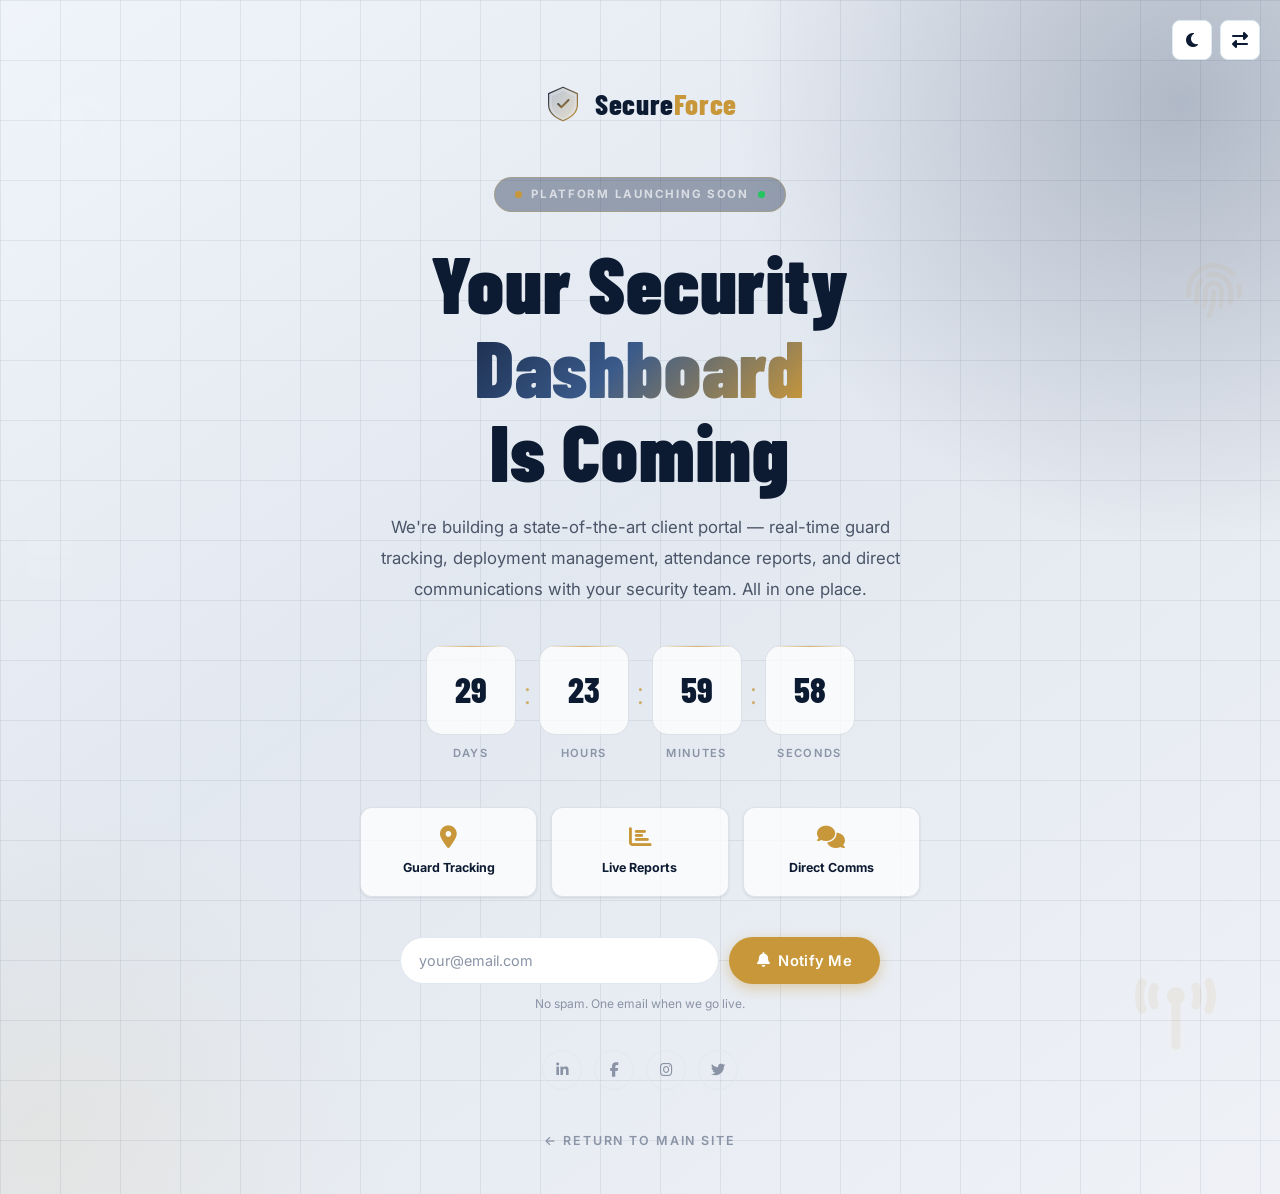
<file: coming-soon.html>
<!DOCTYPE html>
<html lang="en" dir="ltr">
<head>
  <meta charset="UTF-8">
  <meta name="viewport" content="width=device-width, initial-scale=1.0">
  <meta name="description" content="Something big is coming to SecureForce — New digital security management features, guard tracking, and client portal launching soon.">
  <title>Coming Soon | SecureForce Security Agency</title>
  <link rel="icon" href="data:image/svg+xml,%3Csvg xmlns='http://www.w3.org/2000/svg' viewBox='0 0 100 100'%3E%3Cpath d='M50 5 L88 22 L88 55 C88 74 71 88 50 96 C29 88 12 74 12 55 L12 22 Z' fill='%231A2B4A' stroke='%23C8973A' stroke-width='3'/%3E%3Cpath d='M36 52 L46 62 L67 38' stroke='%23C8973A' stroke-width='6' stroke-linecap='round' stroke-linejoin='round' fill='none'/%3E%3C/svg%3E">
  <link rel="stylesheet" href="https://cdnjs.cloudflare.com/ajax/libs/font-awesome/6.5.1/css/all.min.css">
  <link rel="stylesheet" href="style.css">
  <style>
    @keyframes shimmerText { 0%{background-position:-200% center;}100%{background-position:200% center;} }
    @keyframes orbitPulse { 0%,100%{transform:scale(1);opacity:1;}50%{transform:scale(1.06);opacity:0.75;} }
    @keyframes float { 0%,100%{transform:translateY(0);}50%{transform:translateY(-16px);} }
    @keyframes pulse { 0%,100%{opacity:1;transform:scale(1);}50%{opacity:0.5;transform:scale(0.85);} }

    .cd-box { display:flex;flex-direction:column;align-items:center;width:90px; }
    .cd-num {
      width:90px;height:90px;border-radius:16px;
      display:flex;align-items:center;justify-content:center;
      font-family:'Barlow Condensed',sans-serif;font-size:2.2rem;font-weight:800;color:var(--text-heading);
      background:var(--bg-auth-card);border:1px solid var(--border-auth-card);
      position:relative;overflow:hidden;
    }
    .cd-num::before {
      content:'';position:absolute;top:0;left:0;right:0;height:1px;
      background:linear-gradient(90deg,transparent,rgba(200,151,58,0.7),transparent);
    }
    .cd-label { font-size:0.7rem;color:var(--text-auth-muted);text-transform:uppercase;letter-spacing:0.12em;margin-top:9px;font-weight:600; }
    .cd-sep { font-size:2rem;color:rgba(200,151,58,0.7);font-weight:300;align-self:center;margin-bottom:22px; }
    #cs-form input::placeholder { color: var(--text-muted); }

    @media (max-width:480px) {
      .cd-box { width:64px; }
      .cd-num { width:64px;height:64px;font-size:1.5rem;border-radius:10px; }
    }
  </style>
</head>
<body>

<div style="min-height:100vh;display:flex;flex-direction:column;align-items:center;justify-content:center;position:relative;overflow:hidden;background:var(--bg-auth);padding:40px 16px;transition:background 0.35s ease;">

  <!-- Top controls -->
  <div class="auth-top-icons">
    <button class="icon-btn dark-toggle" title="Toggle Dark Mode" aria-label="Toggle dark mode"><i class="fas fa-moon"></i></button>
    <button class="icon-btn rtl-toggle" title="Toggle RTL" aria-label="Toggle RTL"><i class="fas fa-exchange-alt"></i></button>
  </div>

  <!-- Background decorations -->
  <div style="position:absolute;inset:0;pointer-events:none;overflow:hidden;">
    <div style="position:absolute;width:900px;height:900px;border-radius:50%;background:radial-gradient(circle,rgba(26,43,74,0.25) 0%,transparent 70%);top:-350px;right:-350px;animation:orbitPulse 10s ease-in-out infinite;"></div>
    <div style="position:absolute;width:700px;height:700px;border-radius:50%;background:radial-gradient(circle,rgba(200,151,58,0.08) 0%,transparent 70%);bottom:-300px;left:-300px;animation:orbitPulse 13s ease-in-out infinite 3s;"></div>
    <div style="position:absolute;inset:0;background-image:linear-gradient(rgba(26,43,74,0.08) 1px,transparent 1px),linear-gradient(90deg,rgba(26,43,74,0.08) 1px,transparent 1px);background-size:60px 60px;"></div>
    <!-- Floating icons -->
    <div style="position:absolute;top:8%;left:4%;opacity:0.09;animation:float 8s ease-in-out infinite;"><i class="fas fa-shield-alt" style="font-size:4rem;color:#fff;"></i></div>
    <div style="position:absolute;bottom:12%;right:5%;opacity:0.08;animation:float 10s ease-in-out infinite 2s;"><i class="fas fa-broadcast-tower" style="font-size:4.5rem;color:var(--secondary);"></i></div>
    <div style="position:absolute;top:45%;left:2%;opacity:0.06;animation:float 6s ease-in-out infinite 1s;"><i class="fas fa-server" style="font-size:2.8rem;color:#fff;"></i></div>
    <div style="position:absolute;top:22%;right:3%;opacity:0.07;animation:float 9s ease-in-out infinite 4s;"><i class="fas fa-fingerprint" style="font-size:3.5rem;color:var(--secondary);"></i></div>
  </div>

  <!-- Content -->
  <div style="position:relative;z-index:1;text-align:center;max-width:700px;width:100%;" id="cs-content">

    <!-- Logo -->
    <div style="margin-top:40px;margin-bottom:44px;">
      <a href="index.html" style="display:inline-flex;align-items:center;gap:12px;text-decoration:none;" id="cs-logo" aria-label="SecureForce - Return Home">
        <svg width="40" height="40" viewBox="0 0 100 100" fill="none" xmlns="http://www.w3.org/2000/svg">
          <defs>
            <linearGradient id="csSfGrad" x1="0%" y1="0%" x2="100%" y2="100%">
              <stop offset="0%" stop-color="var(--logo-primary)"/>
              <stop offset="100%" stop-color="var(--logo-secondary)"/>
            </linearGradient>
          </defs>
          <path d="M50 8 L86 24 L86 52 C86 70 70 84 50 92 C30 84 14 70 14 52 L14 24 Z" fill="url(#csSfGrad)" fill-opacity="0.15" stroke="url(#csSfGrad)" stroke-width="3" stroke-linejoin="round"/>
          <path d="M50 18 L78 31 L78 52 C78 66 66 78 50 85 C34 78 22 66 22 52 L22 31 Z" fill="url(#csSfGrad)" fill-opacity="0.08"/>
          <path d="M38 50 L46 58 L64 40" stroke="url(#csSfGrad)" stroke-width="5" stroke-linecap="round" stroke-linejoin="round"/>
        </svg>
        <span style="font-family:'Barlow Condensed',sans-serif;font-size:1.8rem;font-weight:800;color:var(--text-heading);letter-spacing:0.02em;">Secure<span style="color:var(--secondary);">Force</span></span>
      </a>
    </div>

    <!-- Status badge -->
    <div style="display:inline-flex;align-items:center;gap:9px;background:rgba(26,43,74,0.4);border:1px solid rgba(200,151,58,0.3);border-radius:50px;padding:7px 20px;margin-bottom:28px;">
      <span style="width:7px;height:7px;border-radius:50%;background:var(--secondary);animation:pulse 2s infinite;display:inline-block;"></span>
      <span style="font-size:0.72rem;color:rgba(255,255,255,0.65);font-weight:700;letter-spacing:0.15em;text-transform:uppercase;">Platform Launching Soon</span>
      <span style="width:7px;height:7px;border-radius:50%;background:#22C55E;animation:pulse 2s infinite 1s;display:inline-block;"></span>
    </div>

    <!-- Headline -->
    <h1 style="font-family:'Barlow Condensed',sans-serif;font-size:clamp(2.8rem,7vw,5rem);line-height:1.05;margin-bottom:20px;color:var(--text-heading);font-weight:900;">
      Your Security<br>
      <span style="background:linear-gradient(135deg,#1A2B4A 0%,#3A5A8A 25%,#C8973A 55%,#DDB358 75%,#1A2B4A 100%);background-size:200% auto;-webkit-background-clip:text;background-clip:text;-webkit-text-fill-color:transparent;animation:shimmerText 5s linear infinite;">Dashboard</span><br>
      Is Coming
    </h1>

    <p style="color:var(--text-body);font-size:1.05rem;max-width:520px;margin:0 auto 40px;line-height:1.85;">
      We're building a state-of-the-art client portal — real-time guard tracking, deployment management, attendance reports, and direct communications with your security team. All in one place.
    </p>

    <!-- Countdown -->
    <div style="display:flex;justify-content:center;align-items:center;gap:8px;margin-bottom:44px;flex-wrap:nowrap;" id="countdown-container">
      <div class="cd-box"><div class="cd-num" id="cd-days">30</div><div class="cd-label">Days</div></div>
      <div class="cd-sep">:</div>
      <div class="cd-box"><div class="cd-num" id="cd-hours">00</div><div class="cd-label">Hours</div></div>
      <div class="cd-sep">:</div>
      <div class="cd-box"><div class="cd-num" id="cd-mins">00</div><div class="cd-label">Minutes</div></div>
      <div class="cd-sep">:</div>
      <div class="cd-box"><div class="cd-num" id="cd-secs">00</div><div class="cd-label">Seconds</div></div>
    </div>

    <!-- Features preview -->
    <div style="display:grid;grid-template-columns:repeat(3,1fr);gap:14px;max-width:560px;margin:0 auto 40px;">
      <div style="background:var(--bg-auth-card);border:1px solid var(--border-auth-card);border-radius:var(--radius-md);padding:18px 14px;text-align:center;box-shadow:var(--shadow-sm);">
        <i class="fas fa-map-marker-alt" style="font-size:1.4rem;color:var(--secondary);margin-bottom:8px;display:block;"></i>
        <div style="font-size:0.78rem;color:var(--text-heading);font-weight:700;">Guard Tracking</div>
      </div>
      <div style="background:var(--bg-auth-card);border:1px solid var(--border-auth-card);border-radius:var(--radius-md);padding:18px 14px;text-align:center;box-shadow:var(--shadow-sm);">
        <i class="fas fa-chart-bar" style="font-size:1.4rem;color:var(--secondary);margin-bottom:8px;display:block;"></i>
        <div style="font-size:0.78rem;color:var(--text-heading);font-weight:700;">Live Reports</div>
      </div>
      <div style="background:var(--bg-auth-card);border:1px solid var(--border-auth-card);border-radius:var(--radius-md);padding:18px 14px;text-align:center;box-shadow:var(--shadow-sm);">
        <i class="fas fa-comments" style="font-size:1.4rem;color:var(--secondary);margin-bottom:8px;display:block;"></i>
        <div style="font-size:0.78rem;color:var(--text-heading);font-weight:700;">Direct Comms</div>
      </div>
    </div>

    <!-- Email form -->
    <div style="max-width:480px;margin:0 auto 36px;" id="cs-form-wrapper">
      <form id="cs-form" onsubmit="submitCS(event)">
        <div style="display:flex;gap:10px;flex-wrap:wrap;">
          <input type="email" id="cs-email" required placeholder="your@email.com"
            style="flex:1;padding:14px 18px;border-radius:var(--radius-pill);background:var(--bg-card);border:1px solid var(--border);color:var(--text-heading);font-size:0.9rem;font-family:'Inter',sans-serif;outline:none;transition:border-color 0.3s;min-width:200px;"
            onfocus="this.style.borderColor='var(--secondary)'"
            onblur="this.style.borderColor='var(--border)'"
            aria-label="Email for launch notification">
          <button type="submit" class="btn btn-gold btn-shine" style="border-radius:var(--radius-pill);white-space:nowrap;" id="cs-notify-btn">
            <i class="fas fa-bell"></i> Notify Me
          </button>
        </div>
      </form>
      <p id="cs-success" style="display:none;color:var(--secondary);font-weight:600;margin-top:14px;font-size:0.9rem;">
        <i class="fas fa-check-circle" style="color:var(--success);"></i> You're on the list! We'll notify you at launch.
      </p>
      <p style="font-size:0.75rem;color:var(--text-muted);margin-top:10px;">No spam. One email when we go live.</p>
    </div>

    <!-- Social links -->
    <div style="display:flex;justify-content:center;gap:12px;margin-bottom:36px;">
      <a href="#" style="width:40px;height:40px;border-radius:50%;display:flex;align-items:center;justify-content:center;border:1px solid var(--border);color:var(--text-muted);font-size:0.9rem;transition:all 0.3s;" aria-label="LinkedIn" onmouseover="this.style.background='#0A66C2';this.style.borderColor='#0A66C2';this.style.color='#fff'" onmouseout="this.style.background='transparent';this.style.borderColor='var(--border)';this.style.color='var(--text-muted)'"><i class="fab fa-linkedin-in"></i></a>
      <a href="#" style="width:40px;height:40px;border-radius:50%;display:flex;align-items:center;justify-content:center;border:1px solid var(--border);color:var(--text-muted);font-size:0.9rem;transition:all 0.3s;" aria-label="Facebook" onmouseover="this.style.background='#1877F2';this.style.borderColor='#1877F2';this.style.color='#fff'" onmouseout="this.style.background='transparent';this.style.borderColor='var(--border)';this.style.color='var(--text-muted)'"><i class="fab fa-facebook-f"></i></a>
      <a href="#" style="width:40px;height:40px;border-radius:50%;display:flex;align-items:center;justify-content:center;border:1px solid var(--border);color:var(--text-muted);font-size:0.9rem;transition:all 0.3s;" aria-label="Instagram" onmouseover="this.style.background='#E1306C';this.style.borderColor='#E1306C';this.style.color='#fff'" onmouseout="this.style.background='transparent';this.style.borderColor='var(--border)';this.style.color='var(--text-muted)'"><i class="fab fa-instagram"></i></a>
      <a href="#" style="width:40px;height:40px;border-radius:50%;display:flex;align-items:center;justify-content:center;border:1px solid var(--border);color:var(--text-muted);font-size:0.9rem;transition:all 0.3s;" aria-label="Twitter" onmouseover="this.style.background='#1DA1F2';this.style.borderColor='#1DA1F2';this.style.color='#fff'" onmouseout="this.style.background='transparent';this.style.borderColor='var(--border)';this.style.color='var(--text-muted)'"><i class="fab fa-twitter"></i></a>
    </div>

    <a href="index.html" style="font-size:0.78rem;color:var(--text-muted);text-transform:uppercase;letter-spacing:0.15em;font-weight:600;transition:color 0.3s;text-decoration:none;" onmouseover="this.style.color='var(--secondary)'" onmouseout="this.style.color='var(--text-muted)'" id="cs-back-link">
      ← Return to Main Site
    </a>
  </div>
</div>

<script>
function submitCS(e) {
  e.preventDefault();
  document.getElementById('cs-form').style.display = 'none';
  document.getElementById('cs-success').style.display = 'block';
}
</script>
<script src="script.js"></script>
</body>
</html>
</file>
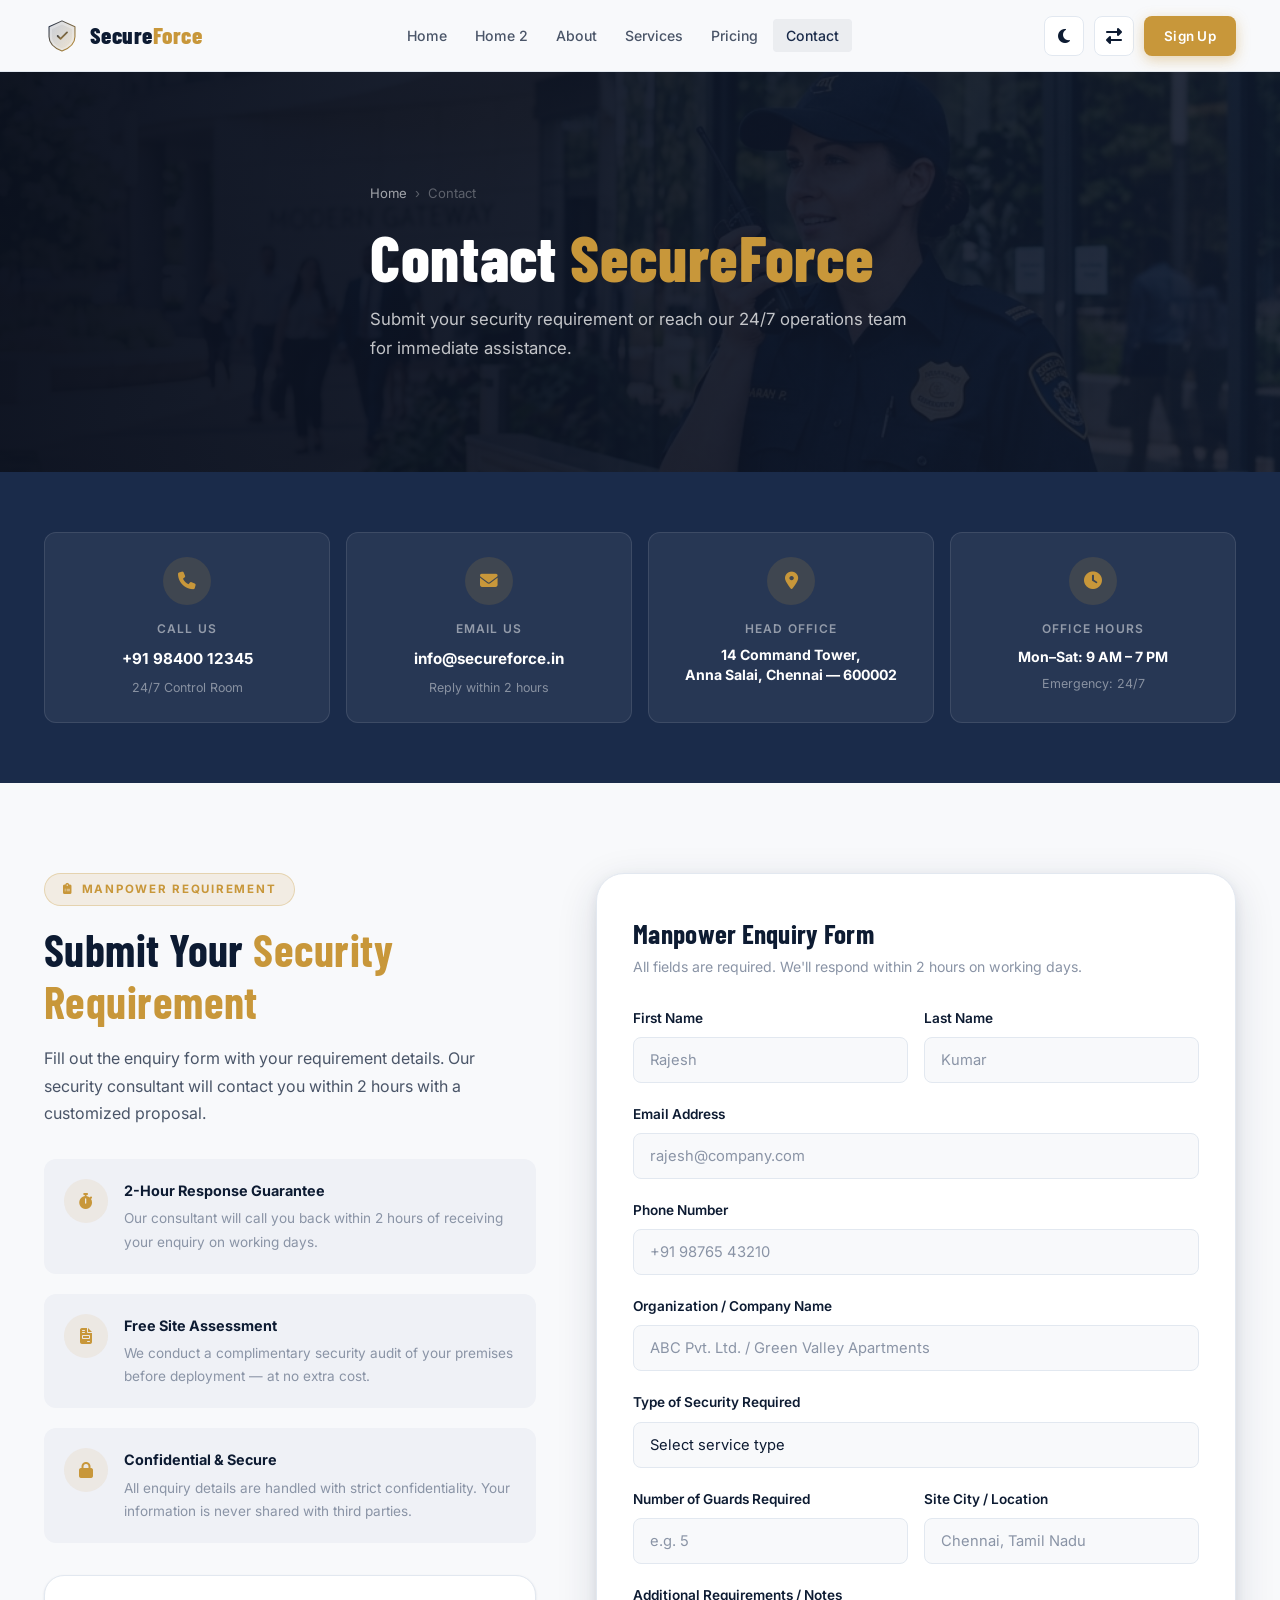
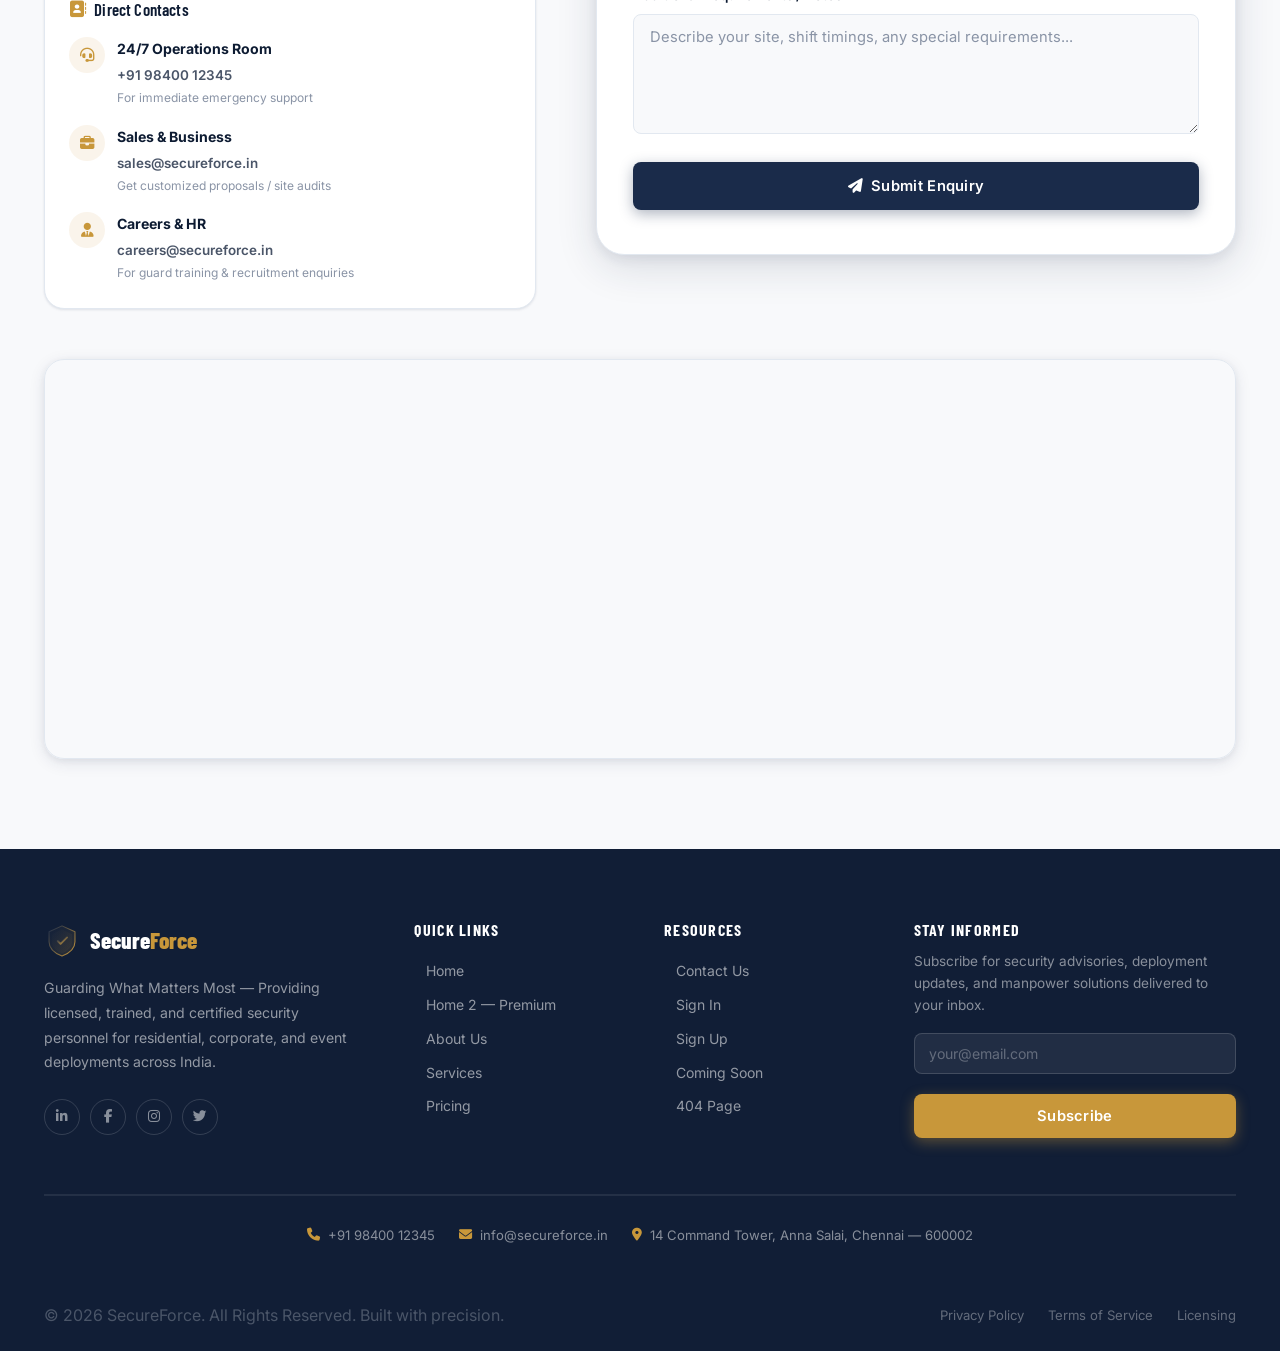
<file: contact.html>
<!DOCTYPE html>
<html lang="en" dir="ltr">
<head>
  <meta charset="UTF-8">
  <meta name="viewport" content="width=device-width, initial-scale=1.0">
  <meta name="description" content="Contact SecureForce — Submit your manpower requirement, get a free consultation, or reach our 24/7 control room for immediate security assistance.">
  <title>Contact & Enquiry | SecureForce Security Agency</title>
  <link rel="icon" href="data:image/svg+xml,%3Csvg xmlns='http://www.w3.org/2000/svg' viewBox='0 0 100 100'%3E%3Cpath d='M50 5 L88 22 L88 55 C88 74 71 88 50 96 C29 88 12 74 12 55 L12 22 Z' fill='%231A2B4A' stroke='%23C8973A' stroke-width='3'/%3E%3Cpath d='M36 52 L46 62 L67 38' stroke='%23C8973A' stroke-width='6' stroke-linecap='round' stroke-linejoin='round' fill='none'/%3E%3C/svg%3E">
  <link rel="stylesheet" href="https://cdnjs.cloudflare.com/ajax/libs/font-awesome/6.5.1/css/all.min.css">
  <link rel="stylesheet" href="style.css">
</head>
<body>

<div id="navbar-placeholder"></div>
<div class="page-offset"></div>

<!-- Page Hero -->
<section class="page-hero">
  <div class="page-hero-bg" style="background-image:url('assets/images/contact-hero.png');"></div>
  <div style="position:absolute;inset:0;background:linear-gradient(90deg,rgba(10,15,28,0.92) 0%,rgba(10,15,28,0.55) 100%);"></div>
  <div class="container">
    <div class="page-hero-content animate-on-scroll">
      <div class="breadcrumb"><a href="index.html">Home</a><span>›</span><span>Contact</span></div>
      <h1>Contact <span style="color:var(--secondary);">SecureForce</span></h1>
      <p>Submit your security requirement or reach our 24/7 operations team for immediate assistance.</p>
    </div>
  </div>
</section>

<!-- Contact Info Cards -->
<section class="section-sm" style="background:var(--primary);">
  <div class="container">
    <div class="grid-4" style="gap:16px;">
      <div style="background:rgba(255,255,255,0.06);border:1px solid rgba(255,255,255,0.10);border-radius:var(--radius-md);padding:24px 20px;text-align:center;" class="animate-on-scroll delay-1" id="contact-phone">
        <div style="width:48px;height:48px;border-radius:50%;background:rgba(200,151,58,0.15);display:flex;align-items:center;justify-content:center;font-size:1.1rem;color:var(--secondary);margin:0 auto 14px;"><i class="fas fa-phone"></i></div>
        <div style="font-size:0.75rem;color:rgba(255,255,255,0.5);text-transform:uppercase;letter-spacing:0.1em;font-weight:600;margin-bottom:6px;">Call Us</div>
        <a href="tel:+919840012345" style="color:#fff;font-weight:700;font-size:0.95rem;">+91 98400 12345</a>
        <div style="font-size:0.78rem;color:rgba(255,255,255,0.45);margin-top:4px;">24/7 Control Room</div>
      </div>
      <div style="background:rgba(255,255,255,0.06);border:1px solid rgba(255,255,255,0.10);border-radius:var(--radius-md);padding:24px 20px;text-align:center;" class="animate-on-scroll delay-2" id="contact-email">
        <div style="width:48px;height:48px;border-radius:50%;background:rgba(200,151,58,0.15);display:flex;align-items:center;justify-content:center;font-size:1.1rem;color:var(--secondary);margin:0 auto 14px;"><i class="fas fa-envelope"></i></div>
        <div style="font-size:0.75rem;color:rgba(255,255,255,0.5);text-transform:uppercase;letter-spacing:0.1em;font-weight:600;margin-bottom:6px;">Email Us</div>
        <a href="mailto:info@secureforce.in" style="color:#fff;font-weight:700;font-size:0.95rem;">info@secureforce.in</a>
        <div style="font-size:0.78rem;color:rgba(255,255,255,0.45);margin-top:4px;">Reply within 2 hours</div>
      </div>
      <div style="background:rgba(255,255,255,0.06);border:1px solid rgba(255,255,255,0.10);border-radius:var(--radius-md);padding:24px 20px;text-align:center;" class="animate-on-scroll delay-3" id="contact-location">
        <div style="width:48px;height:48px;border-radius:50%;background:rgba(200,151,58,0.15);display:flex;align-items:center;justify-content:center;font-size:1.1rem;color:var(--secondary);margin:0 auto 14px;"><i class="fas fa-map-marker-alt"></i></div>
        <div style="font-size:0.75rem;color:rgba(255,255,255,0.5);text-transform:uppercase;letter-spacing:0.1em;font-weight:600;margin-bottom:6px;">Head Office</div>
        <div style="color:#fff;font-weight:700;font-size:0.88rem;line-height:1.4;">14 Command Tower,<br>Anna Salai, Chennai — 600002</div>
      </div>
      <div style="background:rgba(255,255,255,0.06);border:1px solid rgba(255,255,255,0.10);border-radius:var(--radius-md);padding:24px 20px;text-align:center;" class="animate-on-scroll delay-4" id="contact-hours">
        <div style="width:48px;height:48px;border-radius:50%;background:rgba(200,151,58,0.15);display:flex;align-items:center;justify-content:center;font-size:1.1rem;color:var(--secondary);margin:0 auto 14px;"><i class="fas fa-clock"></i></div>
        <div style="font-size:0.75rem;color:rgba(255,255,255,0.5);text-transform:uppercase;letter-spacing:0.1em;font-weight:600;margin-bottom:6px;">Office Hours</div>
        <div style="color:#fff;font-weight:700;font-size:0.88rem;">Mon–Sat: 9 AM – 7 PM</div>
        <div style="font-size:0.78rem;color:rgba(255,255,255,0.45);margin-top:4px;">Emergency: 24/7</div>
      </div>
    </div>
  </div>
</section>

<!-- Main Contact + Enquiry Form -->
<section class="section" id="enquiry">
  <div class="container">
    <div style="display:grid;grid-template-columns:1fr 1.3fr;gap:60px;align-items:start;">

      <!-- Left: Info -->
      <div class="animate-on-scroll slide-left">
        <div class="section-label"><i class="fas fa-clipboard-list"></i> Manpower Requirement</div>
        <h2>Submit Your <span class="text-gold">Security Requirement</span></h2>
        <p style="margin:18px 0 32px;">Fill out the enquiry form with your requirement details. Our security consultant will contact you within 2 hours with a customized proposal.</p>

        <div style="display:flex;flex-direction:column;gap:20px;">
          <div style="display:flex;gap:16px;padding:20px;background:var(--bg-alt);border-radius:var(--radius-md);">
            <div style="width:44px;height:44px;border-radius:50%;background:rgba(200,151,58,0.10);display:flex;align-items:center;justify-content:center;font-size:1rem;color:var(--secondary);flex-shrink:0;"><i class="fas fa-stopwatch"></i></div>
            <div>
              <div style="font-weight:700;font-size:0.9rem;color:var(--text-heading);margin-bottom:4px;">2-Hour Response Guarantee</div>
              <div style="font-size:0.85rem;color:var(--text-muted);">Our consultant will call you back within 2 hours of receiving your enquiry on working days.</div>
            </div>
          </div>
          <div style="display:flex;gap:16px;padding:20px;background:var(--bg-alt);border-radius:var(--radius-md);">
            <div style="width:44px;height:44px;border-radius:50%;background:rgba(200,151,58,0.10);display:flex;align-items:center;justify-content:center;font-size:1rem;color:var(--secondary);flex-shrink:0;"><i class="fas fa-file-invoice"></i></div>
            <div>
              <div style="font-weight:700;font-size:0.9rem;color:var(--text-heading);margin-bottom:4px;">Free Site Assessment</div>
              <div style="font-size:0.85rem;color:var(--text-muted);">We conduct a complimentary security audit of your premises before deployment — at no extra cost.</div>
            </div>
          </div>
          <div style="display:flex;gap:16px;padding:20px;background:var(--bg-alt);border-radius:var(--radius-md);">
            <div style="width:44px;height:44px;border-radius:50%;background:rgba(200,151,58,0.10);display:flex;align-items:center;justify-content:center;font-size:1rem;color:var(--secondary);flex-shrink:0;"><i class="fas fa-lock"></i></div>
            <div>
              <div style="font-weight:700;font-size:0.9rem;color:var(--text-heading);margin-bottom:4px;">Confidential & Secure</div>
              <div style="font-size:0.85rem;color:var(--text-muted);">All enquiry details are handled with strict confidentiality. Your information is never shared with third parties.</div>
            </div>
          </div>
        </div>

        <!-- Contact Channels Card -->
        <div style="margin-top:32px;background:var(--bg-card);border:1px solid var(--border);border-radius:var(--radius-lg);padding:24px;box-shadow:var(--shadow-sm);">
          <h4 style="margin-bottom:18px;color:var(--text-heading);font-size:1.05rem;display:flex;align-items:center;gap:8px;">
            <i class="fas fa-address-book" style="color:var(--secondary);"></i> Direct Contacts
          </h4>
          <div style="display:flex;flex-direction:column;gap:16px;">
            <div style="display:flex;align-items:flex-start;gap:12px;">
              <div style="width:36px;height:36px;border-radius:50%;background:rgba(200,151,58,0.1);display:flex;align-items:center;justify-content:center;color:var(--secondary);font-size:0.9rem;flex-shrink:0;"><i class="fas fa-headset"></i></div>
              <div>
                <div style="font-weight:700;font-size:0.88rem;color:var(--text-heading);">24/7 Operations Room</div>
                <a href="tel:+919840012345" style="font-size:0.84rem;color:var(--text-body);font-weight:600;">+91 98400 12345</a>
                <div style="font-size:0.75rem;color:var(--text-muted);">For immediate emergency support</div>
              </div>
            </div>
            <div style="display:flex;align-items:flex-start;gap:12px;">
              <div style="width:36px;height:36px;border-radius:50%;background:rgba(200,151,58,0.1);display:flex;align-items:center;justify-content:center;color:var(--secondary);font-size:0.9rem;flex-shrink:0;"><i class="fas fa-briefcase"></i></div>
              <div>
                <div style="font-weight:700;font-size:0.88rem;color:var(--text-heading);">Sales & Business</div>
                <a href="mailto:sales@secureforce.in" style="font-size:0.84rem;color:var(--text-body);font-weight:600;">sales@secureforce.in</a>
                <div style="font-size:0.75rem;color:var(--text-muted);">Get customized proposals / site audits</div>
              </div>
            </div>
            <div style="display:flex;align-items:flex-start;gap:12px;">
              <div style="width:36px;height:36px;border-radius:50%;background:rgba(200,151,58,0.1);display:flex;align-items:center;justify-content:center;color:var(--secondary);font-size:0.9rem;flex-shrink:0;"><i class="fas fa-user-tie"></i></div>
              <div>
                <div style="font-weight:700;font-size:0.88rem;color:var(--text-heading);">Careers & HR</div>
                <a href="mailto:careers@secureforce.in" style="font-size:0.84rem;color:var(--text-body);font-weight:600;">careers@secureforce.in</a>
                <div style="font-size:0.75rem;color:var(--text-muted);">For guard training & recruitment enquiries</div>
              </div>
            </div>
          </div>
        </div>
      </div>

      <!-- Right: Form -->
      <div class="animate-on-scroll slide-right">
        <div style="background:var(--bg-card);border:1px solid var(--border);border-radius:var(--radius-xl);padding:44px 36px;box-shadow:var(--shadow-lg);">
          <h3 style="margin-bottom:6px;">Manpower Enquiry Form</h3>
          <p style="font-size:0.88rem;color:var(--text-muted);margin-bottom:28px;">All fields are required. We'll respond within 2 hours on working days.</p>

          <form id="enquiry-form" onsubmit="submitEnquiry(event)">
            <!-- Name row -->
            <div style="display:grid;grid-template-columns:1fr 1fr;gap:16px;">
              <div class="form-group">
                <label class="form-label" for="enq-firstname">First Name</label>
                <input type="text" id="enq-firstname" class="form-input" placeholder="Rajesh" required>
              </div>
              <div class="form-group">
                <label class="form-label" for="enq-lastname">Last Name</label>
                <input type="text" id="enq-lastname" class="form-input" placeholder="Kumar" required>
              </div>
            </div>
            <div class="form-group">
              <label class="form-label" for="enq-email">Email Address</label>
              <input type="email" id="enq-email" class="form-input" placeholder="rajesh@company.com" required>
            </div>
            <div class="form-group">
              <label class="form-label" for="enq-phone">Phone Number</label>
              <input type="tel" id="enq-phone" class="form-input" placeholder="+91 98765 43210" required>
            </div>
            <div class="form-group">
              <label class="form-label" for="enq-org">Organization / Company Name</label>
              <input type="text" id="enq-org" class="form-input" placeholder="ABC Pvt. Ltd. / Green Valley Apartments" required>
            </div>
            <div class="form-group">
              <label class="form-label" for="enq-service">Type of Security Required</label>
              <select id="enq-service" class="form-select form-input" required>
                <option value="" disabled selected>Select service type</option>
                <option value="residential">Residential / Apartment Security</option>
                <option value="corporate">Corporate / Office Security</option>
                <option value="event">Event Security</option>
                <option value="armed">Armed Security</option>
                <option value="vip">VIP / Executive Protection</option>
                <option value="cctv">CCTV / Remote Monitoring</option>
                <option value="industrial">Industrial / Factory Security</option>
                <option value="other">Other</option>
              </select>
            </div>
            <div style="display:grid;grid-template-columns:1fr 1fr;gap:16px;">
              <div class="form-group">
                <label class="form-label" for="enq-guards">Number of Guards Required</label>
                <input type="number" id="enq-guards" class="form-input" placeholder="e.g. 5" min="1" required>
              </div>
              <div class="form-group">
                <label class="form-label" for="enq-location">Site City / Location</label>
                <input type="text" id="enq-location" class="form-input" placeholder="Chennai, Tamil Nadu" required>
              </div>
            </div>
            <div class="form-group">
              <label class="form-label" for="enq-message">Additional Requirements / Notes</label>
              <textarea id="enq-message" class="form-textarea form-input" placeholder="Describe your site, shift timings, any special requirements..." rows="4"></textarea>
            </div>
            <button type="submit" class="btn btn-primary btn-full btn-shine" id="enq-submit-btn" style="padding:15px;">
              <i class="fas fa-paper-plane"></i> Submit Enquiry
            </button>
          </form>

          <div id="enq-success" style="display:none;text-align:center;padding:32px 16px;">
            <div style="width:64px;height:64px;border-radius:50%;background:rgba(34,197,94,0.12);display:flex;align-items:center;justify-content:center;font-size:1.8rem;color:var(--success);margin:0 auto 16px;"><i class="fas fa-check"></i></div>
            <h3 style="margin-bottom:8px;color:var(--success);">Enquiry Received!</h3>
            <p style="color:var(--text-body);font-size:0.9rem;">Thank you for reaching out to SecureForce. Our security consultant will contact you within <strong>2 hours</strong> during business hours.</p>
            <a href="index.html" class="btn btn-primary" style="margin-top:24px;" id="enq-success-home"><i class="fas fa-home"></i> Back to Home</a>
          </div>
        </div>
      </div>
    </div>

    <!-- Live Map Section -->
    <div class="animate-on-scroll live-map-container" id="live-map-container">
      <iframe 
        src="https://maps.google.com/maps?q=14%20Command%20Tower%2C%20Anna%20Salai%2C%20Chennai%20600002&t=&z=16&ie=UTF8&iwloc=&output=embed" 
        allowfullscreen="" 
        loading="lazy" 
        referrerpolicy="no-referrer-when-downgrade">
      </iframe>
    </div>
  </div>
</section>

<div id="footer-placeholder"></div>
<script src="components.js"></script>
<script src="script.js"></script>
<script>
function submitEnquiry(e) {
  e.preventDefault();
  document.getElementById('enquiry-form').style.display = 'none';
  document.getElementById('enq-success').style.display = 'block';
}
</script>
</body>
</html>
</file>
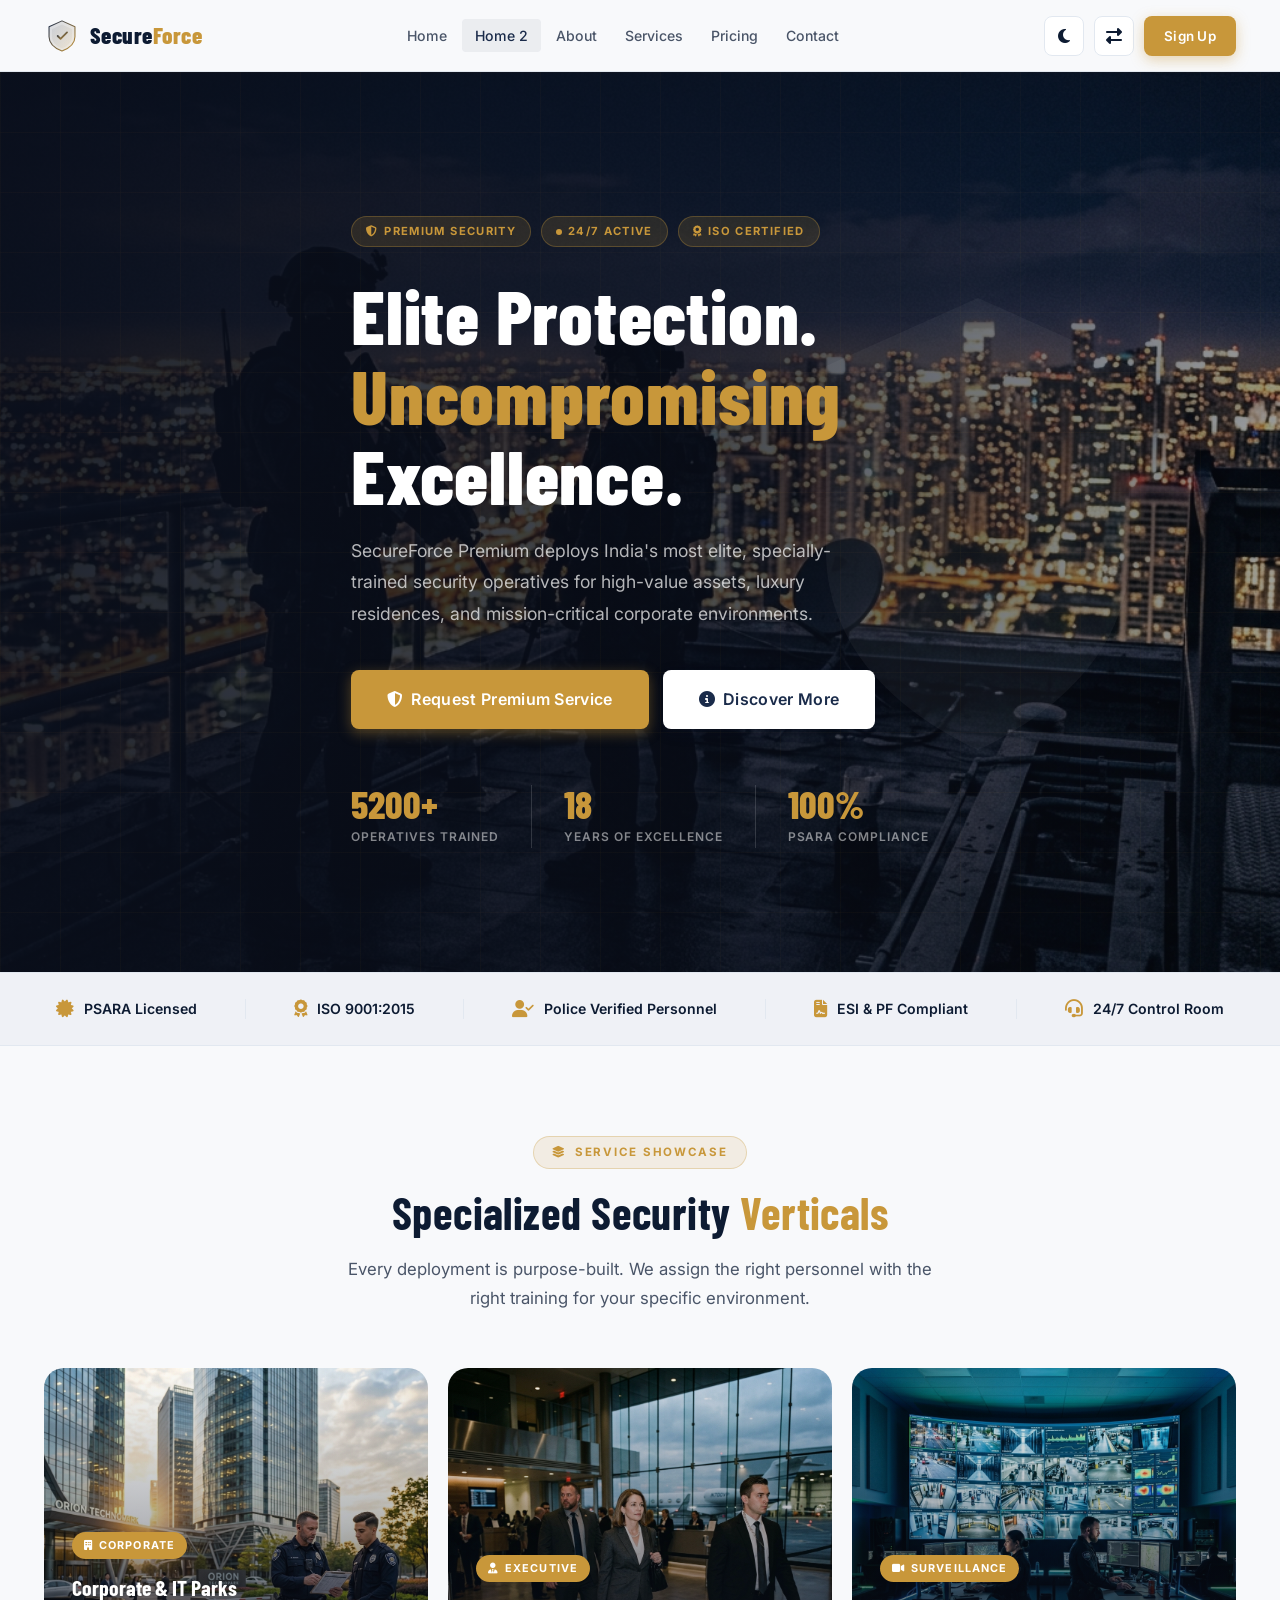
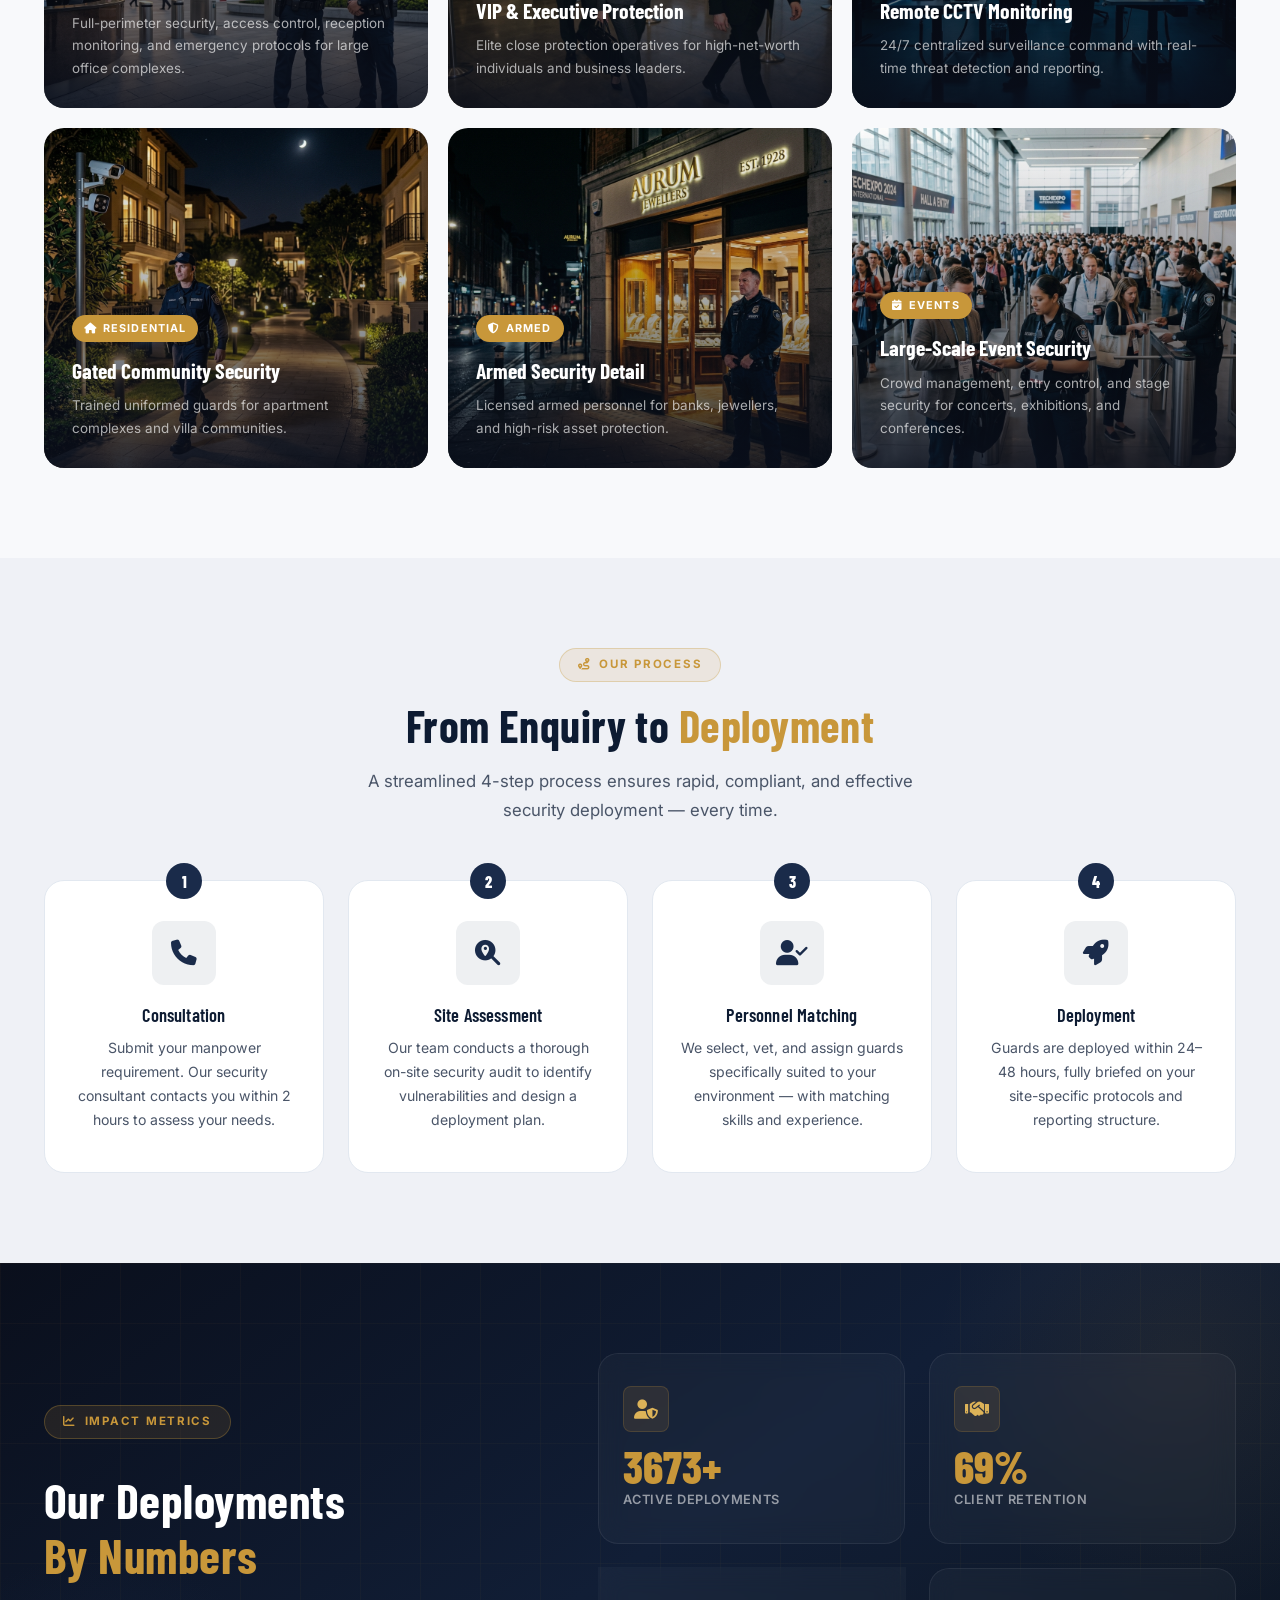
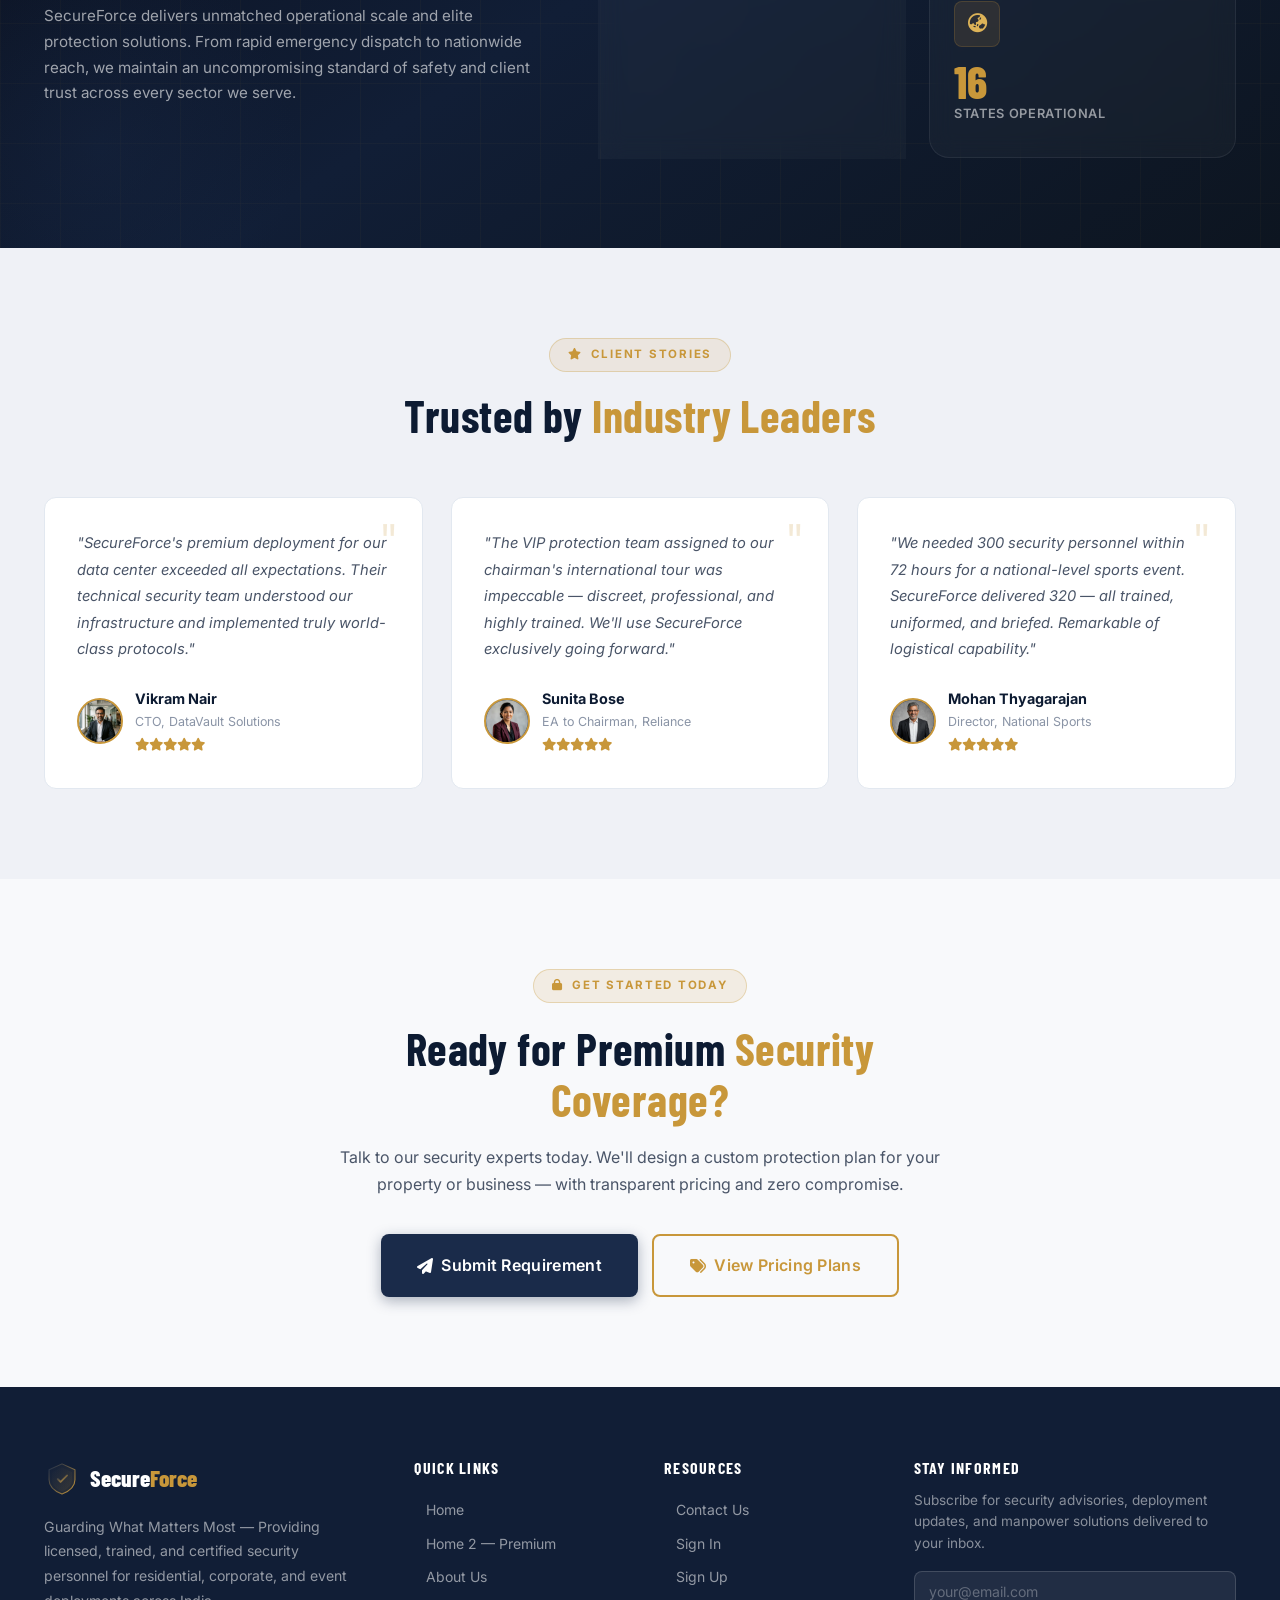
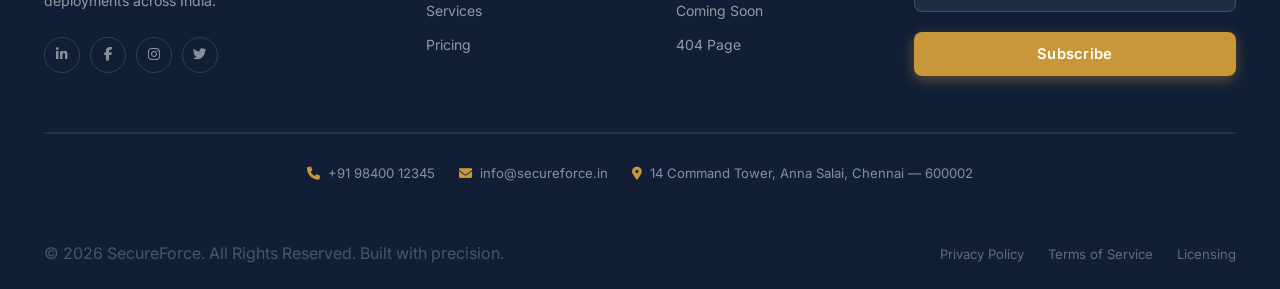
<file: home2.html>
<!DOCTYPE html>
<html lang="en" dir="ltr">
<head>
  <meta charset="UTF-8">
  <meta name="viewport" content="width=device-width, initial-scale=1.0">
  <meta name="description" content="SecureForce Premium — Elite security guard and manpower services for high-value clients, luxury properties, and executive deployments.">
  <title>Home 2 — Premium | SecureForce Security Agency</title>
  <link rel="icon" href="data:image/svg+xml,%3Csvg xmlns='http://www.w3.org/2000/svg' viewBox='0 0 100 100'%3E%3Cpath d='M50 5 L88 22 L88 55 C88 74 71 88 50 96 C29 88 12 74 12 55 L12 22 Z' fill='%231A2B4A' stroke='%23C8973A' stroke-width='3'/%3E%3Cpath d='M36 52 L46 62 L67 38' stroke='%23C8973A' stroke-width='6' stroke-linecap='round' stroke-linejoin='round' fill='none'/%3E%3C/svg%3E">
  <link rel="stylesheet" href="https://cdnjs.cloudflare.com/ajax/libs/font-awesome/6.5.1/css/all.min.css">
  <link rel="stylesheet" href="style.css">
  <style>
    /* Premium page extras */
    .h2-hero {
      min-height: 100vh;
      position: relative;
      display: flex;
      align-items: center;
      padding: 100px 0 80px;
      overflow: hidden;
    }
    .h2-hero-bg {
      position: absolute; inset: 0;
      background-image: url('assets/images/hero-premium.png');
      background-size: cover;
      background-position: center;
    }
    .h2-hero-overlay {
      position: absolute; inset: 0;
      background: linear-gradient(100deg, rgba(10,15,28,0.93) 0%, rgba(10,15,28,0.75) 55%, rgba(10,15,28,0.35) 100%);
    }
    .h2-hero-content { position: relative; z-index: 2; }
    .badge-row { display: flex; gap: 10px; flex-wrap: wrap; margin-bottom: 28px; }
    .badge-chip {
      display: inline-flex; align-items: center; gap: 6px;
      background: rgba(200,151,58,0.15);
      border: 1px solid rgba(200,151,58,0.3);
      border-radius: var(--radius-pill);
      padding: 5px 14px;
      font-size: 0.7rem; font-weight: 700; letter-spacing: 0.12em;
      text-transform: uppercase; color: var(--secondary);
    }
    .h2-hero h1 {
      font-size: clamp(3rem,6vw,5rem);
      color: #fff;
      line-height: 1.04;
      margin-bottom: 20px;
    }
    .h2-hero h1 span { color: var(--secondary); }
    .h2-hero-sub {
      color: rgba(255,255,255,0.7);
      font-size: 1.1rem;
      max-width: 520px;
      line-height: 1.8;
      margin-bottom: 40px;
    }
    .h2-stat-row {
      display: flex; gap: 32px; margin-top: 56px; flex-wrap: wrap;
    }
    .h2-stat-item {
      display: flex; flex-direction: column;
    }
    .h2-stat-num {
      font-family: var(--font-heading);
      font-size: 2.4rem; font-weight: 800;
      color: var(--secondary); line-height: 1;
      margin-bottom: 4px;
    }
    .h2-stat-label { font-size: 0.75rem; color: rgba(255,255,255,0.5); text-transform: uppercase; letter-spacing: 0.08em; font-weight: 600; }

    /* Service showcase cards */
    .showcase-card {
      position: relative;
      border-radius: var(--radius-lg);
      overflow: hidden;
      cursor: pointer;
    }
    .showcase-card img {
      width: 100%; height: 340px; object-fit: cover;
      transition: transform 0.55s ease;
    }
    .showcase-card:hover img { transform: scale(1.06); }
    .showcase-overlay {
      position: absolute; inset: 0;
      background: linear-gradient(to top, rgba(10,15,28,0.88) 0%, rgba(10,15,28,0.3) 55%, transparent 100%);
      display: flex; flex-direction: column; justify-content: flex-end;
      padding: 28px;
      transition: var(--transition);
    }
    .showcase-label {
      display: inline-flex; align-items: center; gap: 6px;
      background: var(--secondary); color: #fff;
      font-size: 0.68rem; font-weight: 700; letter-spacing: 0.1em;
      text-transform: uppercase; padding: 4px 12px;
      border-radius: var(--radius-pill); width: fit-content; margin-bottom: 10px;
    }
    .showcase-title { color: #fff; font-family: var(--font-heading); font-size: 1.35rem; font-weight: 700; margin-bottom: 6px; }
    .showcase-sub { color: rgba(255,255,255,0.65); font-size: 0.84rem; }
    /* Process cards */
    .proc-card {
      text-align: center; padding: 40px 28px;
      background: var(--bg-card); border: 1px solid var(--border);
      border-radius: var(--radius-lg); transition: var(--transition);
      position: relative;
    }
    .proc-card:hover { box-shadow: var(--shadow-lg); transform: translateY(-6px); border-color: var(--secondary); }
    .proc-num {
      position: absolute; top: -18px; left: 50%; transform: translateX(-50%);
      width: 36px; height: 36px; border-radius: 50%;
      background: var(--primary); color: #fff;
      font-family: var(--font-heading); font-size: 1rem; font-weight: 800;
      display: flex; align-items: center; justify-content: center;
    }
    [data-theme="dark"] .proc-num { background: var(--secondary); }
    .proc-icon {
      width: 64px; height: 64px; border-radius: var(--radius-md);
      background: rgba(26,43,74,0.07); display: flex; align-items: center; justify-content: center;
      font-size: 1.6rem; color: var(--primary); margin: 0 auto 20px;
      transition: var(--transition);
    }
    [data-theme="dark"] .proc-icon { background: rgba(200,151,58,0.1); color: var(--secondary); }
    .proc-card:hover .proc-icon { background: var(--primary); color: #fff; }
    [data-theme="dark"] .proc-card:hover .proc-icon { background: var(--secondary); }

    /* Split layout stats */
    .split-stats-container {
      display: grid;
      grid-template-columns: 1fr 1.3fr;
      gap: 64px;
      align-items: center;
    }
    .split-stats-info {
      text-align: left;
    }
    .split-stats-info h2 {
      font-size: clamp(2rem, 4vw, 3rem);
      line-height: 1.15;
      margin: 16px 0 20px;
    }
    .split-stats-info p {
      color: rgba(255, 255, 255, 0.6);
      font-size: 0.95rem;
      line-height: 1.7;
    }
    .split-stats-grid {
      display: grid;
      grid-template-columns: 1fr 1fr;
      gap: 24px;
    }
    .split-stat-card {
      background: rgba(255, 255, 255, 0.03);
      border: 1px solid rgba(255, 255, 255, 0.07);
      backdrop-filter: blur(12px);
      border-radius: var(--radius-lg);
      padding: 32px 24px;
      text-align: left;
      display: flex;
      flex-direction: column;
      gap: 12px;
      transition: var(--transition);
      position: relative;
      overflow: hidden;
    }
    .split-stat-card::before {
      content: '';
      position: absolute;
      top: 0;
      left: 0;
      width: 4px;
      height: 100%;
      background: var(--secondary);
      opacity: 0;
      transition: var(--transition);
    }
    .split-stat-card:hover {
      background: rgba(255, 255, 255, 0.06);
      border-color: rgba(200, 151, 58, 0.25);
      transform: translateY(-4px);
    }
    .split-stat-card:hover::before {
      opacity: 1;
    }
    .split-stat-icon {
      width: 46px;
      height: 46px;
      border-radius: var(--radius-sm);
      background: rgba(200, 151, 58, 0.12);
      border: 1px solid rgba(200, 151, 58, 0.2);
      display: flex;
      align-items: center;
      justify-content: center;
      font-size: 1.2rem;
      color: var(--secondary-light);
      transition: var(--transition);
    }
    .split-stat-card:hover .split-stat-icon {
      background: var(--secondary);
      color: #fff;
      transform: scale(1.08);
    }
    .split-stat-num {
      font-family: var(--font-heading);
      font-size: 2.8rem;
      font-weight: 800;
      color: var(--secondary);
      line-height: 1;
    }
    .split-stat-label {
      font-size: 0.8rem;
      color: rgba(255, 255, 255, 0.55);
      text-transform: uppercase;
      letter-spacing: 0.05em;
      font-weight: 600;
    }
    
    @media (max-width: 992px) {
      .split-stats-container {
        grid-template-columns: 1fr;
        gap: 40px;
      }
      .split-stats-info {
        text-align: center;
      }
    }
    @media (max-width: 576px) {
      .split-stats-grid {
        grid-template-columns: 1fr;
        gap: 16px;
      }
    }

    @media (max-width: 768px) {
      .h2-hero h1 { font-size: clamp(2.2rem, 5vw, 3.5rem); }
      .showcase-sub { opacity: 1; transform: none; }
    }
  </style>
</head>
<body>

<div id="navbar-placeholder"></div>
<div class="page-offset"></div>

<!-- ═══════════════════════════════════════════
     PREMIUM HERO
═══════════════════════════════════════════ -->
<section class="h2-hero" id="h2-hero">
  <div class="h2-hero-bg"></div>
  <div class="h2-hero-overlay"></div>

  <!-- Floating grid overlay -->
  <div style="position:absolute;inset:0;background-image:linear-gradient(rgba(200,151,58,0.03) 1px,transparent 1px),linear-gradient(90deg,rgba(200,151,58,0.03) 1px,transparent 1px);background-size:60px 60px;pointer-events:none;"></div>

  <!-- Decorative shield -->
  <div style="position:absolute;right:8%;top:50%;transform:translateY(-50%);opacity:0.04;pointer-events:none;">
    <svg width="400" height="480" viewBox="0 0 100 120" fill="white">
      <path d="M50 5 L88 22 L88 68 C88 92 71 108 50 118 C29 108 12 92 12 68 L12 22 Z"/>
    </svg>
  </div>

  <div class="container">
    <div class="h2-hero-content animate-on-scroll">
      <div class="badge-row">
        <span class="badge-chip"><i class="fas fa-shield-alt"></i> Premium Security</span>
        <span class="badge-chip"><span style="width:6px;height:6px;border-radius:50%;background:var(--secondary);animation:pulse 2s infinite;display:inline-block;"></span> 24/7 Active</span>
        <span class="badge-chip"><i class="fas fa-award"></i> ISO Certified</span>
      </div>
      <h1>
        Elite Protection.<br>
        <span>Uncompromising</span><br>
        Excellence.
      </h1>
      <p class="h2-hero-sub">SecureForce Premium deploys India's most elite, specially-trained security operatives for high-value assets, luxury residences, and mission-critical corporate environments.</p>
      <div style="display:flex;gap:14px;flex-wrap:wrap;">
        <a href="contact.html#enquiry" class="btn btn-gold btn-lg btn-shine" id="h2-enquiry-btn">
          <i class="fas fa-shield-alt"></i> Request Premium Service
        </a>
        <a href="about.html" class="btn btn-white btn-lg" id="h2-about-btn">
          <i class="fas fa-info-circle"></i> Discover More
        </a>
      </div>
      <div class="h2-stat-row">
        <div class="h2-stat-item">
          <span class="h2-stat-num" data-counter data-target="5200" data-suffix="+">5200+</span>
          <span class="h2-stat-label">Operatives Trained</span>
        </div>
        <div style="width:1px;background:rgba(255,255,255,0.15);align-self:stretch;"></div>
        <div class="h2-stat-item">
          <span class="h2-stat-num" data-counter data-target="18" data-suffix="">18</span>
          <span class="h2-stat-label">Years of Excellence</span>
        </div>
        <div style="width:1px;background:rgba(255,255,255,0.15);align-self:stretch;"></div>
        <div class="h2-stat-item">
          <span class="h2-stat-num" data-counter data-target="100" data-suffix="%">100%</span>
          <span class="h2-stat-label">PSARA Compliance</span>
        </div>
      </div>
    </div>
  </div>
</section>

<!-- ═══════════════════════════════════════════
     CREDENTIALS STRIP
═══════════════════════════════════════════ -->
<div style="background:var(--bg-alt);padding:24px 0;border-top:1px solid var(--border);border-bottom:1px solid var(--border);">
  <div class="container">
    <div class="credentials-strip-inner">
      <div class="credential-item">
        <i class="fas fa-certificate" style="color:var(--secondary);font-size:1.1rem;"></i>
        <span>PSARA Licensed</span>
      </div>
      <div class="strip-divider"></div>
      <div class="credential-item">
        <i class="fas fa-award" style="color:var(--secondary);font-size:1.1rem;"></i>
        <span>ISO 9001:2015</span>
      </div>
      <div class="strip-divider"></div>
      <div class="credential-item">
        <i class="fas fa-user-check" style="color:var(--secondary);font-size:1.1rem;"></i>
        <span>Police Verified Personnel</span>
      </div>
      <div class="strip-divider"></div>
      <div class="credential-item">
        <i class="fas fa-file-contract" style="color:var(--secondary);font-size:1.1rem;"></i>
        <span>ESI & PF Compliant</span>
      </div>
      <div class="strip-divider"></div>
      <div class="credential-item">
        <i class="fas fa-headset" style="color:var(--secondary);font-size:1.1rem;"></i>
        <span>24/7 Control Room</span>
      </div>
    </div>
  </div>
</div>

<!-- ═══════════════════════════════════════════
     SERVICE SHOWCASE
═══════════════════════════════════════════ -->
<section class="section" id="h2-showcase">
  <div class="container">
    <div class="section-header animate-on-scroll">
      <div class="section-label"><i class="fas fa-layer-group"></i> Service Showcase</div>
      <h2>Specialized Security <span class="text-gold">Verticals</span></h2>
      <p>Every deployment is purpose-built. We assign the right personnel with the right training for your specific environment.</p>
    </div>

    <!-- Showcase Grid (3 Columns) -->
    <div class="showcase-grid" style="display:grid;grid-template-columns:repeat(3, 1fr);gap:20px;">
      <div class="showcase-card animate-on-scroll delay-1" id="showcase-corporate">
        <img src="assets/images/h2-corporate.png" alt="Corporate security" class="obj-pos-corporate">
        <div class="showcase-overlay">
          <span class="showcase-label"><i class="fas fa-building"></i> Corporate</span>
          <div class="showcase-title">Corporate & IT Parks</div>
          <div class="showcase-sub">Full-perimeter security, access control, reception monitoring, and emergency protocols for large office complexes.</div>
        </div>
      </div>
      <div class="showcase-card animate-on-scroll delay-2" id="showcase-vip">
        <img src="assets/images/h2-vip.png" alt="VIP escort" class="obj-pos-top">
        <div class="showcase-overlay">
          <span class="showcase-label"><i class="fas fa-user-tie"></i> Executive</span>
          <div class="showcase-title">VIP & Executive Protection</div>
          <div class="showcase-sub">Elite close protection operatives for high-net-worth individuals and business leaders.</div>
        </div>
      </div>
      <div class="showcase-card animate-on-scroll delay-3" id="showcase-cctv">
        <img src="assets/images/h2-cctv.png" alt="CCTV monitoring">
        <div class="showcase-overlay">
          <span class="showcase-label"><i class="fas fa-video"></i> Surveillance</span>
          <div class="showcase-title">Remote CCTV Monitoring</div>
          <div class="showcase-sub">24/7 centralized surveillance command with real-time threat detection and reporting.</div>
        </div>
      </div>
      <div class="showcase-card animate-on-scroll delay-1" id="showcase-residential">
        <img src="assets/images/h2-residential.png" alt="Residential security">
        <div class="showcase-overlay">
          <span class="showcase-label"><i class="fas fa-home"></i> Residential</span>
          <div class="showcase-title">Gated Community Security</div>
          <div class="showcase-sub">Trained uniformed guards for apartment complexes and villa communities.</div>
        </div>
      </div>
      <div class="showcase-card animate-on-scroll delay-2" id="showcase-armed">
        <img src="assets/images/h2-armed.png" alt="Armed security" class="obj-pos-top">
        <div class="showcase-overlay">
          <span class="showcase-label"><i class="fas fa-shield-halved"></i> Armed</span>
          <div class="showcase-title">Armed Security Detail</div>
          <div class="showcase-sub">Licensed armed personnel for banks, jewellers, and high-risk asset protection.</div>
        </div>
      </div>
      <div class="showcase-card animate-on-scroll delay-3" id="showcase-events">
        <img src="assets/images/h2-events.png" alt="Event security">
        <div class="showcase-overlay">
          <span class="showcase-label"><i class="fas fa-calendar-check"></i> Events</span>
          <div class="showcase-title">Large-Scale Event Security</div>
          <div class="showcase-sub">Crowd management, entry control, and stage security for concerts, exhibitions, and conferences.</div>
        </div>
      </div>
    </div>
  </div>
</section>

<!-- ═══════════════════════════════════════════
     PROCESS STEPS
═══════════════════════════════════════════ -->
<section class="section section-alt" id="h2-process">
  <div class="container">
    <div class="section-header animate-on-scroll">
      <div class="section-label"><i class="fas fa-route"></i> Our Process</div>
      <h2>From Enquiry to <span class="text-gold">Deployment</span></h2>
      <p>A streamlined 4-step process ensures rapid, compliant, and effective security deployment — every time.</p>
    </div>
    <div class="grid-4" style="margin-top:40px;">
      <div class="proc-card animate-on-scroll delay-1" id="proc-1">
        <div class="proc-num">1</div>
        <div class="proc-icon"><i class="fas fa-phone"></i></div>
        <h4 style="margin-bottom:10px;">Consultation</h4>
        <p style="font-size:0.88rem;">Submit your manpower requirement. Our security consultant contacts you within 2 hours to assess your needs.</p>
      </div>
      <div class="proc-card animate-on-scroll delay-2" id="proc-2">
        <div class="proc-num">2</div>
        <div class="proc-icon"><i class="fas fa-search-location"></i></div>
        <h4 style="margin-bottom:10px;">Site Assessment</h4>
        <p style="font-size:0.88rem;">Our team conducts a thorough on-site security audit to identify vulnerabilities and design a deployment plan.</p>
      </div>
      <div class="proc-card animate-on-scroll delay-3" id="proc-3">
        <div class="proc-num">3</div>
        <div class="proc-icon"><i class="fas fa-user-check"></i></div>
        <h4 style="margin-bottom:10px;">Personnel Matching</h4>
        <p style="font-size:0.88rem;">We select, vet, and assign guards specifically suited to your environment — with matching skills and experience.</p>
      </div>
      <div class="proc-card animate-on-scroll delay-4" id="proc-4">
        <div class="proc-num">4</div>
        <div class="proc-icon"><i class="fas fa-rocket"></i></div>
        <h4 style="margin-bottom:10px;">Deployment</h4>
        <p style="font-size:0.88rem;">Guards are deployed within 24–48 hours, fully briefed on your site-specific protocols and reporting structure.</p>
      </div>
    </div>
  </div>
</section>

<!-- ═══════════════════════════════════════════
     GLASSMORPHISM STATS (Dark)
═══════════════════════════════════════════ -->
<section class="section" id="h2-stats" style="background:linear-gradient(145deg,#0A0F1C 0%,#111E36 50%,#0D1520 100%);position:relative;overflow:hidden;">
  <!-- Grid bg -->
  <div style="position:absolute;inset:0;background-image:linear-gradient(rgba(200,151,58,0.04) 1px,transparent 1px),linear-gradient(90deg,rgba(200,151,58,0.04) 1px,transparent 1px);background-size:60px 60px;pointer-events:none;"></div>
  <!-- Blobs -->
  <div style="position:absolute;top:-150px;right:-150px;width:500px;height:500px;border-radius:50%;background:radial-gradient(circle,rgba(200,151,58,0.08) 0%,transparent 70%);pointer-events:none;"></div>
  <div style="position:absolute;bottom:-100px;left:-100px;width:400px;height:400px;border-radius:50%;background:radial-gradient(circle,rgba(26,43,74,0.3) 0%,transparent 70%);pointer-events:none;"></div>

  <div class="container" style="position:relative;z-index:1;">
    <div class="split-stats-container">
      
      <!-- Left: Text content -->
      <div class="split-stats-info animate-on-scroll">
        <div class="section-label"><i class="fas fa-chart-line"></i> Impact Metrics</div>
        <h2 style="color:#fff;">Our Deployments<br><span style="color:var(--secondary);">By Numbers</span></h2>
        <p>
          SecureForce delivers unmatched operational scale and elite protection solutions. From rapid emergency dispatch to nationwide reach, we maintain an uncompromising standard of safety and client trust across every sector we serve.
        </p>
      </div>

      <!-- Right: Grid with split-stat-cards -->
      <div class="split-stats-grid">
        
        <div class="split-stat-card animate-on-scroll delay-1">
          <div class="split-stat-icon"><i class="fas fa-user-shield"></i></div>
          <div>
            <div class="split-stat-num" data-counter data-target="5200" data-suffix="+">5200+</div>
            <div class="split-stat-label">Active Deployments</div>
          </div>
        </div>

        <div class="split-stat-card animate-on-scroll delay-2">
          <div class="split-stat-icon"><i class="fas fa-handshake"></i></div>
          <div>
            <div class="split-stat-num" data-counter data-target="98" data-suffix="%">98%</div>
            <div class="split-stat-label">Client Retention</div>
          </div>
        </div>

        <div class="split-stat-card animate-on-scroll delay-3">
          <div class="split-stat-icon"><i class="fas fa-clock"></i></div>
          <div>
            <div class="split-stat-num" data-counter data-target="2" data-suffix=" Hr">2 Hr</div>
            <div class="split-stat-label">Avg. Response Time</div>
          </div>
        </div>

        <div class="split-stat-card animate-on-scroll delay-4">
          <div class="split-stat-icon"><i class="fas fa-globe-asia"></i></div>
          <div>
            <div class="split-stat-num" data-counter data-target="24" data-suffix="">24</div>
            <div class="split-stat-label">States Operational</div>
          </div>
        </div>

      </div>

    </div>
  </div>
</section>

<!-- ═══════════════════════════════════════════
     TESTIMONIALS SLIDER
═══════════════════════════════════════════ -->
<section class="section section-alt" id="h2-testimonials">
  <div class="container">
    <div class="section-header animate-on-scroll">
      <div class="section-label"><i class="fas fa-star"></i> Client Stories</div>
      <h2>Trusted by <span class="text-gold">Industry Leaders</span></h2>
    </div>
    <div class="grid-3">
      <div class="testimonial-card animate-on-scroll delay-1" id="h2-testi-1">
        <div class="quote-icon">"</div>
        <p class="testimonial-text">"SecureForce's premium deployment for our data center exceeded all expectations. Their technical security team understood our infrastructure and implemented truly world-class protocols."</p>
        <div class="testimonial-author">
          <div class="testimonial-avatar" style="overflow:hidden;border:2px solid var(--secondary);">
            <img src="assets/images/avatar-vikram-nair.png" alt="Vikram Nair" style="width:100%;height:100%;object-fit:cover;object-position:top;">
          </div>
          <div>
            <div class="testimonial-name">Vikram Nair</div>
            <div class="testimonial-role">CTO, DataVault Solutions</div>
            <div class="testimonial-stars"><i class="fas fa-star"></i><i class="fas fa-star"></i><i class="fas fa-star"></i><i class="fas fa-star"></i><i class="fas fa-star"></i></div>
          </div>
        </div>
      </div>
      <div class="testimonial-card animate-on-scroll delay-2" id="h2-testi-2">
        <div class="quote-icon">"</div>
        <p class="testimonial-text">"The VIP protection team assigned to our chairman's international tour was impeccable — discreet, professional, and highly trained. We'll use SecureForce exclusively going forward."</p>
        <div class="testimonial-author">
          <div class="testimonial-avatar" style="overflow:hidden;border:2px solid var(--secondary);">
            <img src="assets/images/avatar-sunita-bose.png" alt="Sunita Bose" style="width:100%;height:100%;object-fit:cover;object-position:top;">
          </div>
          <div>
            <div class="testimonial-name">Sunita Bose</div>
            <div class="testimonial-role">EA to Chairman, Reliance</div>
            <div class="testimonial-stars"><i class="fas fa-star"></i><i class="fas fa-star"></i><i class="fas fa-star"></i><i class="fas fa-star"></i><i class="fas fa-star"></i></div>
          </div>
        </div>
      </div>
      <div class="testimonial-card animate-on-scroll delay-3" id="h2-testi-3">
        <div class="quote-icon">"</div>
        <p class="testimonial-text">"We needed 300 security personnel within 72 hours for a national-level sports event. SecureForce delivered 320 — all trained, uniformed, and briefed. Remarkable of logistical capability."</p>
        <div class="testimonial-author">
          <div class="testimonial-avatar" style="overflow:hidden;border:2px solid var(--secondary);">
            <img src="assets/images/avatar-mohan-thyagarajan.png" alt="Mohan Thyagarajan" style="width:100%;height:100%;object-fit:cover;object-position:top;">
          </div>
          <div>
            <div class="testimonial-name">Mohan Thyagarajan</div>
            <div class="testimonial-role">Director, National Sports</div>
            <div class="testimonial-stars"><i class="fas fa-star"></i><i class="fas fa-star"></i><i class="fas fa-star"></i><i class="fas fa-star"></i><i class="fas fa-star"></i></div>
          </div>
        </div>
      </div>
    </div>
  </div>
</section>

<!-- ═══════════════════════════════════════════
     FINAL CTA
═══════════════════════════════════════════ -->
<section class="section" id="h2-cta">
  <div class="container">
    <div style="text-align:center;max-width:640px;margin:0 auto;" class="animate-on-scroll">
      <div class="section-label" style="justify-content:center;margin-bottom:20px;"><i class="fas fa-lock"></i> Get Started Today</div>
      <h2 style="margin-bottom:18px;">Ready for Premium <span class="text-gold">Security Coverage?</span></h2>
      <p style="margin-bottom:36px;">Talk to our security experts today. We'll design a custom protection plan for your property or business — with transparent pricing and zero compromise.</p>
      <div style="display:flex;gap:14px;justify-content:center;flex-wrap:wrap;">
        <a href="contact.html#enquiry" class="btn btn-primary btn-lg btn-shine" id="h2-cta-enquiry">
          <i class="fas fa-paper-plane"></i> Submit Requirement
        </a>
        <a href="pricing.html" class="btn btn-outline-gold btn-lg" id="h2-cta-pricing">
          <i class="fas fa-tags"></i> View Pricing Plans
        </a>
      </div>
    </div>
  </div>
</section>

<div id="footer-placeholder"></div>
<script src="components.js"></script>
<script src="script.js"></script>
</body>
</html>
</file>
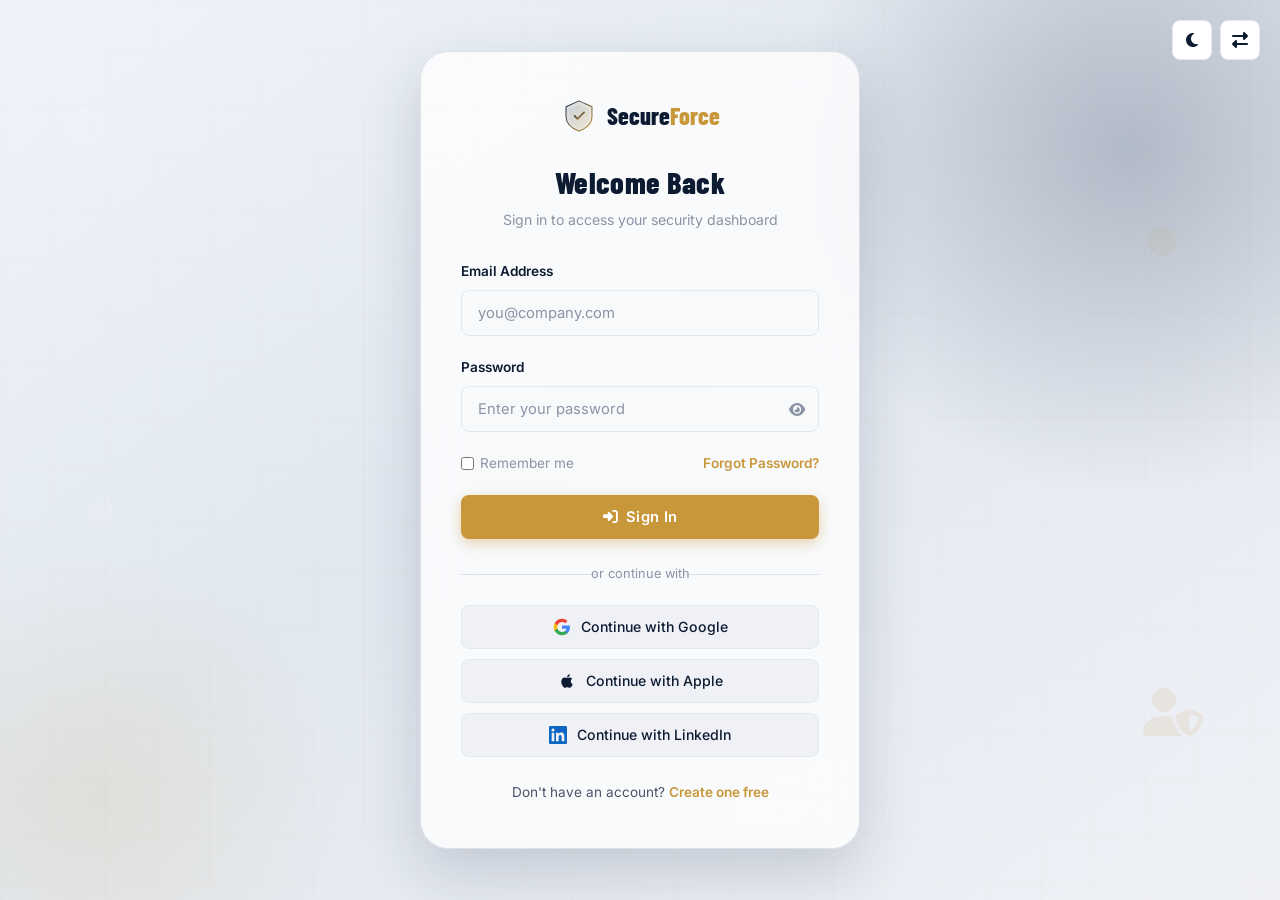
<file: login.html>
<!DOCTYPE html>
<html lang="en" dir="ltr">
<head>
  <meta charset="UTF-8">
  <meta name="viewport" content="width=device-width, initial-scale=1.0">
  <meta name="description" content="Sign in to SecureForce — Access your deployment dashboard, guard roster, and security reports.">
  <title>Sign In | SecureForce Security Agency</title>
  <link rel="icon" href="data:image/svg+xml,%3Csvg xmlns='http://www.w3.org/2000/svg' viewBox='0 0 100 100'%3E%3Cpath d='M50 5 L88 22 L88 55 C88 74 71 88 50 96 C29 88 12 74 12 55 L12 22 Z' fill='%231A2B4A' stroke='%23C8973A' stroke-width='3'/%3E%3Cpath d='M36 52 L46 62 L67 38' stroke='%23C8973A' stroke-width='6' stroke-linecap='round' stroke-linejoin='round' fill='none'/%3E%3C/svg%3E">
  <link rel="stylesheet" href="https://cdnjs.cloudflare.com/ajax/libs/font-awesome/6.5.1/css/all.min.css">
  <link rel="stylesheet" href="style.css">
</head>
<body>

<div class="auth-page" id="login-page">

  <!-- Top-right controls -->
  <div class="auth-top-icons">
    <button class="icon-btn dark-toggle" id="login-dark-toggle" title="Toggle Dark Mode" aria-label="Toggle dark mode"><i class="fas fa-moon"></i></button>
    <button class="icon-btn rtl-toggle" id="login-rtl-toggle" title="Toggle RTL" aria-label="Toggle RTL direction"><i class="fas fa-exchange-alt"></i></button>
  </div>

  <!-- Decorative background -->
  <div style="position:absolute;inset:0;pointer-events:none;overflow:hidden;">
    <div style="position:absolute;width:700px;height:700px;border-radius:50%;background:radial-gradient(circle,rgba(26,43,74,0.25) 0%,transparent 70%);top:-200px;right:-200px;"></div>
    <div style="position:absolute;width:500px;height:500px;border-radius:50%;background:radial-gradient(circle,rgba(200,151,58,0.12) 0%,transparent 70%);bottom:-150px;left:-150px;"></div>
    <div style="position:absolute;inset:0;background-image:linear-gradient(rgba(200,151,58,0.04) 1px,transparent 1px),linear-gradient(90deg,rgba(200,151,58,0.04) 1px,transparent 1px);background-size:52px 52px;"></div>
    <!-- Floating icons -->
    <div style="position:absolute;top:12%;left:5%;opacity:0.12;animation:float 7s ease-in-out infinite;"><i class="fas fa-shield-alt" style="font-size:2.5rem;color:#fff;"></i></div>
    <div style="position:absolute;bottom:18%;right:6%;opacity:0.10;animation:float 9s ease-in-out infinite 2s;"><i class="fas fa-user-shield" style="font-size:3rem;color:var(--secondary);"></i></div>
    <div style="position:absolute;top:55%;left:7%;opacity:0.08;animation:float 6s ease-in-out infinite 1s;"><i class="fas fa-lock" style="font-size:1.8rem;color:#fff;"></i></div>
    <div style="position:absolute;top:25%;right:8%;opacity:0.07;animation:float 8s ease-in-out infinite 3s;"><i class="fas fa-certificate" style="font-size:2rem;color:var(--secondary);"></i></div>
  </div>

  <!-- Auth Card -->
  <div class="auth-card animate-on-scroll zoom-in" id="login-card">
    <!-- Logo -->
    <a href="index.html" class="auth-logo" id="login-logo" aria-label="SecureForce - Home">
      <svg width="36" height="36" viewBox="0 0 100 100" fill="none" xmlns="http://www.w3.org/2000/svg">
        <defs>
          <linearGradient id="loginSfGrad" x1="0%" y1="0%" x2="100%" y2="100%">
            <stop offset="0%" stop-color="var(--logo-primary)"/>
            <stop offset="100%" stop-color="var(--logo-secondary)"/>
          </linearGradient>
        </defs>
        <path d="M50 8 L86 24 L86 52 C86 70 70 84 50 92 C30 84 14 70 14 52 L14 24 Z" fill="url(#loginSfGrad)" fill-opacity="0.15" stroke="url(#loginSfGrad)" stroke-width="3" stroke-linejoin="round"/>
        <path d="M50 18 L78 31 L78 52 C78 66 66 78 50 85 C34 78 22 66 22 52 L22 31 Z" fill="url(#loginSfGrad)" fill-opacity="0.08"/>
        <path d="M38 50 L46 58 L64 40" stroke="url(#loginSfGrad)" stroke-width="5" stroke-linecap="round" stroke-linejoin="round"/>
      </svg>
      <span class="auth-logo-text">Secure<span>Force</span></span>
    </a>

    <h1 class="auth-title">Welcome Back</h1>
    <p class="auth-subtitle">Sign in to access your security dashboard</p>

    <form class="auth-form" id="login-form" onsubmit="event.preventDefault();window.location.href='index.html';">
      <div class="form-group">
        <label class="form-label" for="login-email">Email Address</label>
        <input type="email" id="login-email" class="form-input" placeholder="you@company.com" required>
      </div>
      <div class="form-group">
        <label class="form-label" for="login-password">Password</label>
        <div class="input-wrapper">
          <input type="password" id="login-password" class="form-input" placeholder="Enter your password" required>
          <button type="button" class="toggle-password" aria-label="Toggle password visibility"><i class="fa-solid fa-eye"></i></button>
        </div>
      </div>
      <div class="auth-row">
        <label style="display:flex;align-items:center;gap:6px;cursor:pointer;font-size:0.85rem;color:var(--text-auth-muted);">
          <input type="checkbox" id="login-remember" style="accent-color:var(--secondary);"> Remember me
        </label>
        <a href="#" style="color:var(--secondary);font-size:0.85rem;font-weight:600;" id="login-forgot">Forgot Password?</a>
      </div>
      <button type="submit" class="btn btn-gold btn-full btn-shine" id="login-submit-btn" style="margin-bottom:4px;">
        <i class="fas fa-sign-in-alt"></i> Sign In
      </button>
    </form>

    <div class="auth-divider">or continue with</div>

    <div style="display:flex;flex-direction:column;gap:10px;">
      <!-- Google -->
      <button class="btn-social" id="login-google">
        <svg width="18" height="18" viewBox="0 0 24 24"><path d="M22.56 12.25c0-.78-.07-1.53-.2-2.25H12v4.26h5.92a5.06 5.06 0 01-2.2 3.32v2.77h3.57c2.08-1.92 3.28-4.74 3.28-8.1z" fill="#4285F4"/><path d="M12 23c2.97 0 5.46-.98 7.28-2.66l-3.57-2.77c-.98.66-2.23 1.06-3.71 1.06-2.86 0-5.29-1.93-6.16-4.53H2.18v2.84C3.99 20.53 7.7 23 12 23z" fill="#34A853"/><path d="M5.84 14.09c-.22-.66-.35-1.36-.35-2.09s.13-1.43.35-2.09V7.07H2.18C1.43 8.55 1 10.22 1 12s.43 3.45 1.18 4.93l2.85-2.22.81-.62z" fill="#FBBC05"/><path d="M12 5.38c1.62 0 3.06.56 4.21 1.64l3.15-3.15C17.45 2.09 14.97 1 12 1 7.7 1 3.99 3.47 2.18 7.07l3.66 2.84c.87-2.6 3.3-4.53 6.16-4.53z" fill="#EA4335"/></svg>
        Continue with Google
      </button>
      <!-- Apple -->
      <button class="btn-social" id="login-apple">
        <svg width="18" height="18" viewBox="0 0 24 24" fill="currentColor"><path d="M17.05 20.28c-.98.95-2.05.88-3.08.4-1.09-.5-2.08-.48-3.24 0-1.44.62-2.2.44-3.06-.4C2.79 15.25 3.51 7.59 9.05 7.31c1.35.07 2.29.74 3.08.8 1.18-.24 2.31-.93 3.57-.84 1.51.12 2.65.72 3.4 1.8-3.12 1.87-2.38 5.98.48 7.13-.57 1.5-1.31 2.99-2.54 4.09zM12.03 7.25c-.15-2.23 1.66-4.07 3.74-4.25.29 2.58-2.34 4.5-3.74 4.25z"/></svg>
        Continue with Apple
      </button>
      <!-- LinkedIn -->
      <button class="btn-social" id="login-linkedin">
        <svg width="18" height="18" viewBox="0 0 24 24" fill="#0A66C2"><path d="M20.447 20.452h-3.554v-5.569c0-1.328-.027-3.037-1.852-3.037-1.853 0-2.136 1.445-2.136 2.939v5.667H9.351V9h3.414v1.561h.046c.477-.9 1.637-1.85 3.37-1.85 3.601 0 4.267 2.37 4.267 5.455v6.286zM5.337 7.433a2.062 2.062 0 01-2.063-2.065 2.064 2.064 0 112.063 2.065zm1.782 13.019H3.555V9h3.564v11.452zM22.225 0H1.771C.792 0 0 .774 0 1.729v20.542C0 23.227.792 24 1.771 24h20.451C23.2 24 24 23.227 24 22.271V1.729C24 .774 23.2 0 22.222 0h.003z"/></svg>
        Continue with LinkedIn
      </button>
    </div>

    <p class="auth-footer-text">Don't have an account? <a href="signup.html" id="login-signup-link">Create one free</a></p>
  </div>
</div>

<style>
@keyframes float { 0%,100%{transform:translateY(0);}50%{transform:translateY(-14px);} }
</style>
<script src="script.js"></script>
</body>
</html>
</file>
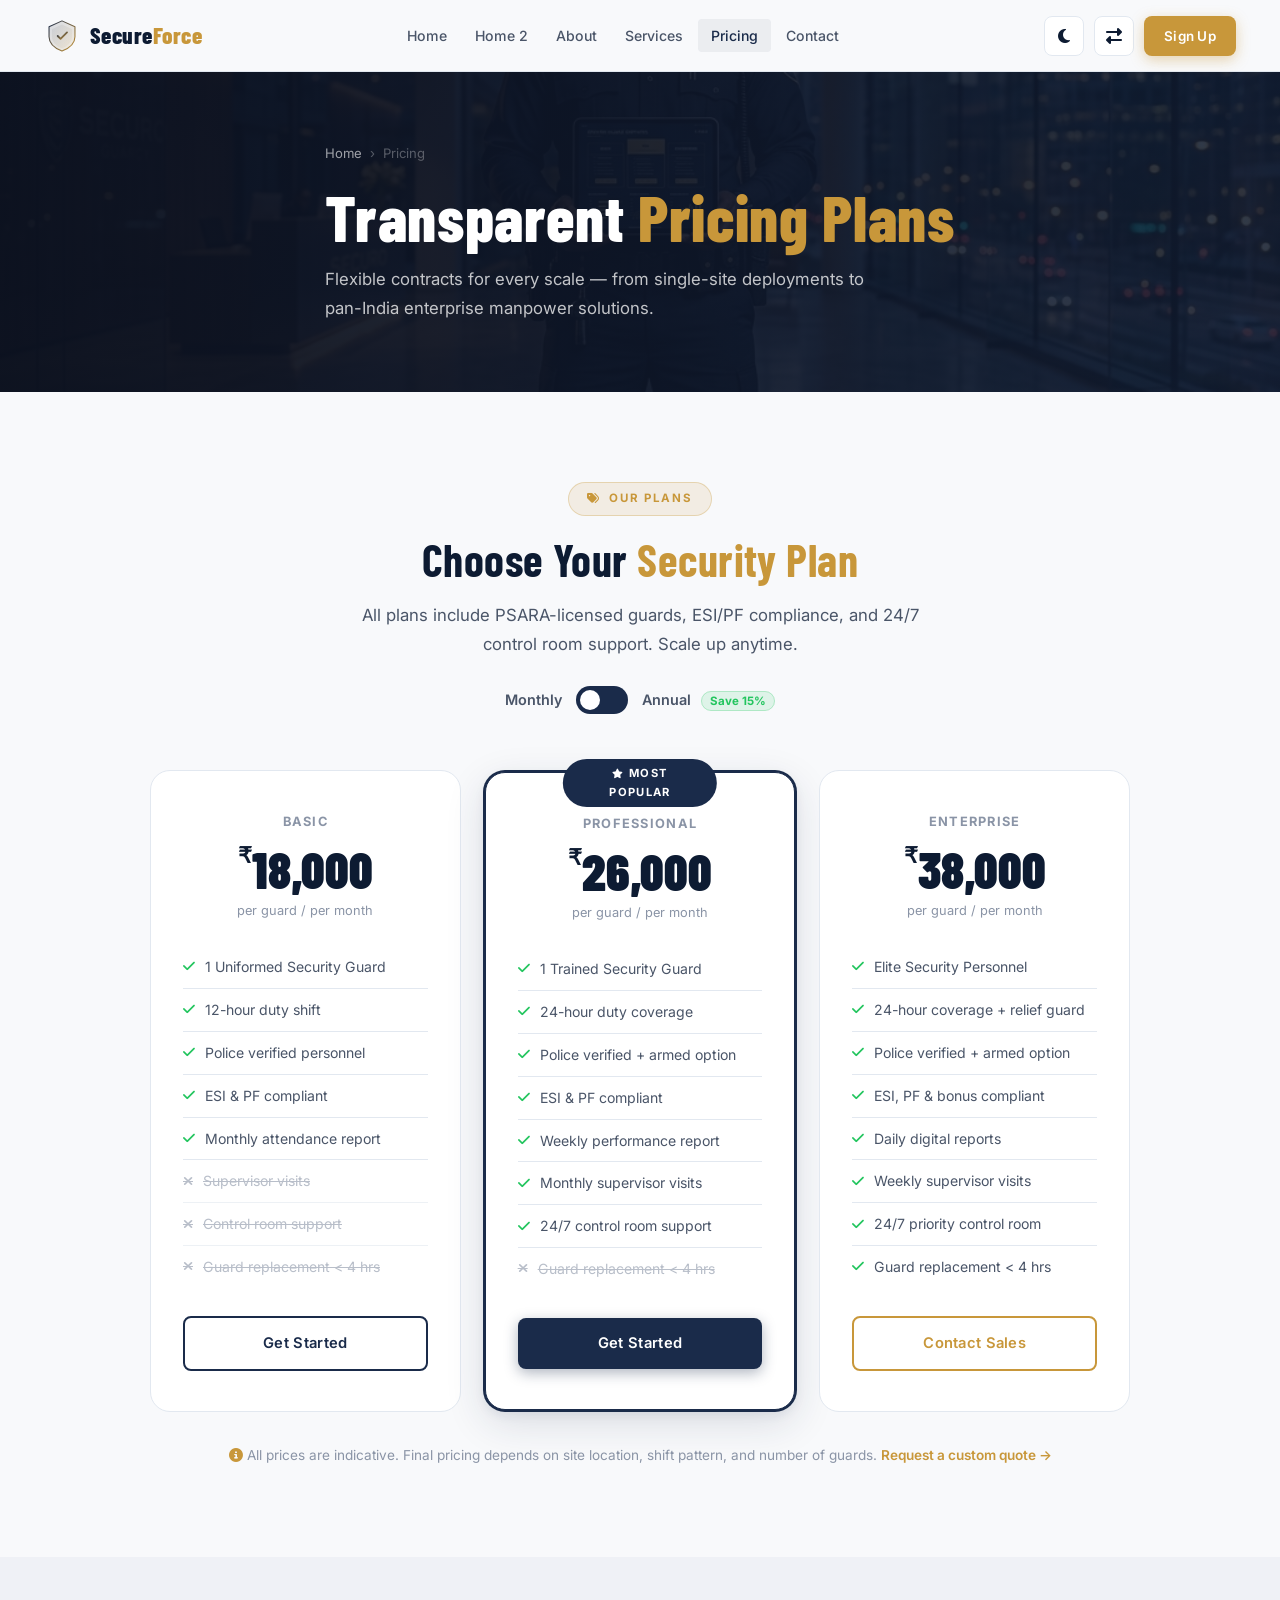
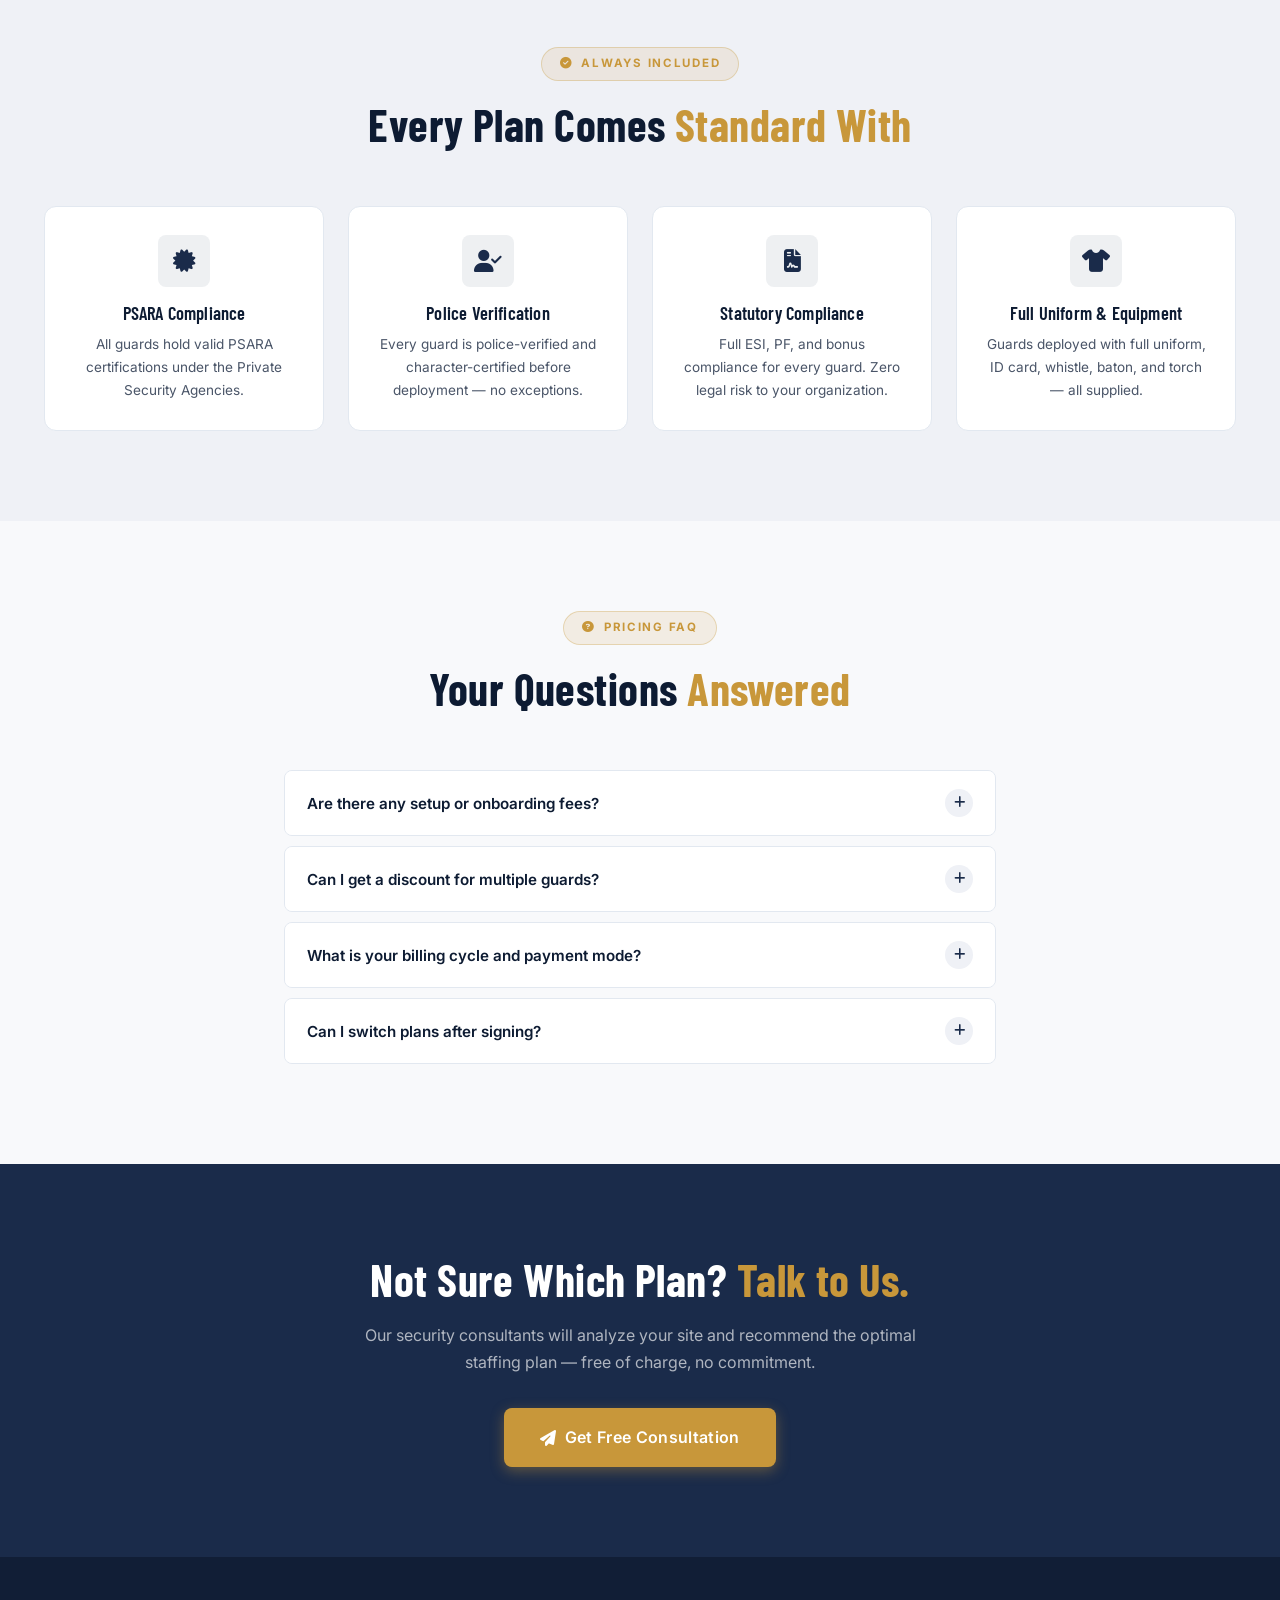
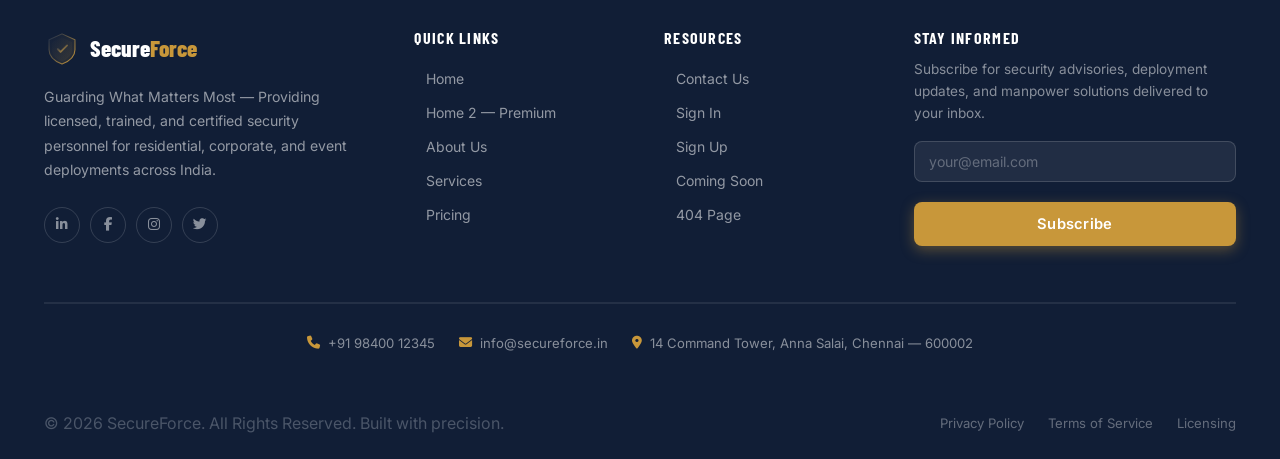
<file: pricing.html>
<!DOCTYPE html>
<html lang="en" dir="ltr">
<head>
  <meta charset="UTF-8">
  <meta name="viewport" content="width=device-width, initial-scale=1.0">
  <meta name="description" content="SecureForce Pricing — Transparent security guard deployment plans for residential, corporate, and enterprise clients. No hidden costs.">
  <title>Pricing | SecureForce Security Agency</title>
  <link rel="icon" href="data:image/svg+xml,%3Csvg xmlns='http://www.w3.org/2000/svg' viewBox='0 0 100 100'%3E%3Cpath d='M50 5 L88 22 L88 55 C88 74 71 88 50 96 C29 88 12 74 12 55 L12 22 Z' fill='%231A2B4A' stroke='%23C8973A' stroke-width='3'/%3E%3Cpath d='M36 52 L46 62 L67 38' stroke='%23C8973A' stroke-width='6' stroke-linecap='round' stroke-linejoin='round' fill='none'/%3E%3C/svg%3E">
  <link rel="stylesheet" href="https://cdnjs.cloudflare.com/ajax/libs/font-awesome/6.5.1/css/all.min.css">
  <link rel="stylesheet" href="style.css">
</head>
<body>

<div id="navbar-placeholder"></div>
<div class="page-offset"></div>

<!-- Page Hero -->
<section class="page-hero" style="height:320px;">
  <div class="page-hero-bg" style="background-image:url('assets/images/pricing-hero.png');"></div>
  <div style="position:absolute;inset:0;background:linear-gradient(90deg,rgba(10,15,28,0.88) 0%,rgba(10,15,28,0.45) 100%);"></div>
  <div class="container">
    <div class="page-hero-content animate-on-scroll">
      <div class="breadcrumb">
        <a href="index.html">Home</a><span>›</span><span>Pricing</span>
      </div>
      <h1>Transparent <span style="color:var(--secondary);">Pricing Plans</span></h1>
      <p>Flexible contracts for every scale — from single-site deployments to pan-India enterprise manpower solutions.</p>
    </div>
  </div>
</section>

<!-- Toggle Billing -->
<section class="section" id="pricing-section">
  <div class="container">
    <div class="section-header animate-on-scroll">
      <div class="section-label"><i class="fas fa-tags"></i> Our Plans</div>
      <h2>Choose Your <span class="text-gold">Security Plan</span></h2>
      <p>All plans include PSARA-licensed guards, ESI/PF compliance, and 24/7 control room support. Scale up anytime.</p>
      <!-- Billing toggle -->
      <div style="display:flex;align-items:center;justify-content:center;gap:14px;margin-top:28px;">
        <span style="font-size:0.9rem;font-weight:600;color:var(--text-body);" id="label-monthly">Monthly</span>
        <label style="position:relative;display:inline-block;width:52px;height:28px;cursor:pointer;">
          <input type="checkbox" id="billing-toggle" style="opacity:0;width:0;height:0;" onchange="toggleBilling(this.checked)">
          <span style="position:absolute;inset:0;background:var(--primary);border-radius:28px;transition:0.3s;"></span>
          <span id="billing-knob" style="position:absolute;left:4px;top:4px;width:20px;height:20px;background:#fff;border-radius:50%;transition:0.3s;"></span>
        </label>
        <span style="font-size:0.9rem;font-weight:600;color:var(--text-body);" id="label-annual">Annual
          <span style="background:rgba(34,197,94,0.12);color:var(--success);font-size:0.72rem;font-weight:700;padding:2px 8px;border-radius:var(--radius-pill);margin-left:6px;border:1px solid rgba(34,197,94,0.25);">Save 15%</span>
        </span>
      </div>
    </div>

    <!-- Pricing Cards -->
    <div style="display:grid;grid-template-columns:repeat(3,1fr);gap:24px;align-items:center;max-width:980px;margin:0 auto;">

      <!-- Basic -->
      <div class="pricing-card animate-on-scroll delay-1" id="plan-basic">
        <div class="pricing-plan">Basic</div>
        <div class="pricing-price">
          <sup>₹</sup><span class="price-val" data-monthly="18,000" data-annual="15,300">18,000</span>
        </div>
        <div class="pricing-period">per guard / per month</div>
        <div class="pricing-features">
          <div class="pricing-feature"><i class="fas fa-check"></i> 1 Uniformed Security Guard</div>
          <div class="pricing-feature"><i class="fas fa-check"></i> 12-hour duty shift</div>
          <div class="pricing-feature"><i class="fas fa-check"></i> Police verified personnel</div>
          <div class="pricing-feature"><i class="fas fa-check"></i> ESI & PF compliant</div>
          <div class="pricing-feature"><i class="fas fa-check"></i> Monthly attendance report</div>
          <div class="pricing-feature na"><i class="fas fa-times"></i> Supervisor visits</div>
          <div class="pricing-feature na"><i class="fas fa-times"></i> Control room support</div>
          <div class="pricing-feature na"><i class="fas fa-times"></i> Guard replacement < 4 hrs</div>
        </div>
        <a href="contact.html#enquiry" class="btn btn-secondary btn-full" id="plan-basic-btn">Get Started</a>
      </div>

      <!-- Professional (Popular) -->
      <div class="pricing-card popular animate-on-scroll delay-2" id="plan-professional">
        <div class="popular-badge"><i class="fas fa-star" style="font-size:0.6rem;"></i> Most Popular</div>
        <div class="pricing-plan">Professional</div>
        <div class="pricing-price">
          <sup>₹</sup><span class="price-val" data-monthly="26,000" data-annual="22,100">26,000</span>
        </div>
        <div class="pricing-period">per guard / per month</div>
        <div class="pricing-features">
          <div class="pricing-feature"><i class="fas fa-check"></i> 1 Trained Security Guard</div>
          <div class="pricing-feature"><i class="fas fa-check"></i> 24-hour duty coverage</div>
          <div class="pricing-feature"><i class="fas fa-check"></i> Police verified + armed option</div>
          <div class="pricing-feature"><i class="fas fa-check"></i> ESI & PF compliant</div>
          <div class="pricing-feature"><i class="fas fa-check"></i> Weekly performance report</div>
          <div class="pricing-feature"><i class="fas fa-check"></i> Monthly supervisor visits</div>
          <div class="pricing-feature"><i class="fas fa-check"></i> 24/7 control room support</div>
          <div class="pricing-feature na"><i class="fas fa-times"></i> Guard replacement < 4 hrs</div>
        </div>
        <a href="contact.html#enquiry" class="btn btn-primary btn-full btn-shine" id="plan-professional-btn">Get Started</a>
      </div>

      <!-- Enterprise -->
      <div class="pricing-card animate-on-scroll delay-3" id="plan-enterprise">
        <div class="pricing-plan">Enterprise</div>
        <div class="pricing-price">
          <sup>₹</sup><span class="price-val" data-monthly="38,000" data-annual="32,300">38,000</span>
        </div>
        <div class="pricing-period">per guard / per month</div>
        <div class="pricing-features">
          <div class="pricing-feature"><i class="fas fa-check"></i> Elite Security Personnel</div>
          <div class="pricing-feature"><i class="fas fa-check"></i> 24-hour coverage + relief guard</div>
          <div class="pricing-feature"><i class="fas fa-check"></i> Police verified + armed option</div>
          <div class="pricing-feature"><i class="fas fa-check"></i> ESI, PF & bonus compliant</div>
          <div class="pricing-feature"><i class="fas fa-check"></i> Daily digital reports</div>
          <div class="pricing-feature"><i class="fas fa-check"></i> Weekly supervisor visits</div>
          <div class="pricing-feature"><i class="fas fa-check"></i> 24/7 priority control room</div>
          <div class="pricing-feature"><i class="fas fa-check"></i> Guard replacement < 4 hrs</div>
        </div>
        <a href="contact.html#enquiry" class="btn btn-outline-gold btn-full" id="plan-enterprise-btn">Contact Sales</a>
      </div>

    </div>

    <!-- Note -->
    <div style="text-align:center;margin-top:32px;" class="animate-on-scroll">
      <p style="font-size:0.85rem;color:var(--text-muted);">
        <i class="fas fa-info-circle" style="color:var(--secondary);"></i>
        All prices are indicative. Final pricing depends on site location, shift pattern, and number of guards. 
        <a href="contact.html#enquiry" style="color:var(--secondary);font-weight:600;transition:color 0.2s;" onmouseover="this.style.color='var(--secondary-light)'" onmouseout="this.style.color='var(--secondary)'">Request a custom quote →</a>
      </p>
    </div>
  </div>
</section>

<!-- What's Included -->
<section class="section section-alt" id="whats-included">
  <div class="container">
    <div class="section-header animate-on-scroll">
      <div class="section-label"><i class="fas fa-check-circle"></i> Always Included</div>
      <h2>Every Plan Comes <span class="text-gold">Standard With</span></h2>
    </div>
    <div class="grid-4">
      <div class="card text-center animate-on-scroll delay-1">
        <div class="card-body">
          <div class="card-icon" style="margin:0 auto 16px;"><i class="fas fa-certificate"></i></div>
          <h4 style="margin-bottom:8px;">PSARA Compliance</h4>
          <p style="font-size:0.85rem;">All guards hold valid PSARA certifications under the Private Security Agencies.</p>
        </div>
      </div>
      <div class="card text-center animate-on-scroll delay-2">
        <div class="card-body">
          <div class="card-icon" style="margin:0 auto 16px;"><i class="fas fa-user-check"></i></div>
          <h4 style="margin-bottom:8px;">Police Verification</h4>
          <p style="font-size:0.85rem;">Every guard is police-verified and character-certified before deployment — no exceptions.</p>
        </div>
      </div>
      <div class="card text-center animate-on-scroll delay-3">
        <div class="card-body">
          <div class="card-icon" style="margin:0 auto 16px;"><i class="fas fa-file-contract"></i></div>
          <h4 style="margin-bottom:8px;">Statutory Compliance</h4>
          <p style="font-size:0.85rem;">Full ESI, PF, and bonus compliance for every guard. Zero legal risk to your organization.</p>
        </div>
      </div>
      <div class="card text-center animate-on-scroll delay-4">
        <div class="card-body">
          <div class="card-icon" style="margin:0 auto 16px;"><i class="fas fa-tshirt"></i></div>
          <h4 style="margin-bottom:8px;">Full Uniform & Equipment</h4>
          <p style="font-size:0.85rem;">Guards deployed with full uniform, ID card, whistle, baton, and torch — all supplied.</p>
        </div>
      </div>
    </div>
  </div>
</section>

<!-- FAQ Pricing -->
<section class="section" id="pricing-faq">
  <div class="container" style="max-width:760px;">
    <div class="section-header animate-on-scroll">
      <div class="section-label"><i class="fas fa-question-circle"></i> Pricing FAQ</div>
      <h2>Your Questions <span class="text-gold">Answered</span></h2>
    </div>
    <div class="animate-on-scroll delay-1">
      <div class="faq-item" id="pfaq-1">
        <button class="faq-question" aria-expanded="false">Are there any setup or onboarding fees?<div class="faq-icon"><i class="fas fa-plus"></i></div></button>
        <div class="faq-answer"><div class="faq-answer-inner">No. There are zero setup or onboarding fees. The quoted monthly rate is all-inclusive — covering the guard's salary, uniform, statutory deductions, and our management overhead.</div></div>
      </div>
      <div class="faq-item" id="pfaq-2">
        <button class="faq-question" aria-expanded="false">Can I get a discount for multiple guards?<div class="faq-icon"><i class="fas fa-plus"></i></div></button>
        <div class="faq-answer"><div class="faq-answer-inner">Yes, volume discounts apply for 10+ guards at a single site, and tiered discounts for 50+ guards across multiple sites. Contact our enterprise sales team for customized bulk pricing.</div></div>
      </div>
      <div class="faq-item" id="pfaq-3">
        <button class="faq-question" aria-expanded="false">What is your billing cycle and payment mode?<div class="faq-icon"><i class="fas fa-plus"></i></div></button>
        <div class="faq-answer"><div class="faq-answer-inner">Billing is done on the 1st of each month with a net-15 payment term. We accept NEFT, RTGS, UPI, and cheque. A one-month security deposit is collected at the time of contract signing.</div></div>
      </div>
      <div class="faq-item" id="pfaq-4">
        <button class="faq-question" aria-expanded="false">Can I switch plans after signing?<div class="faq-icon"><i class="fas fa-plus"></i></div></button>
        <div class="faq-answer"><div class="faq-answer-inner">Yes, you can upgrade your plan at any time with 7 days' notice. Downgrading is allowed at the end of a billing cycle. We offer complete flexibility to match your evolving security requirements.</div></div>
      </div>
    </div>
  </div>
</section>

<!-- CTA -->
<section class="section section-dark" id="pricing-cta">
  <div class="container">
    <div style="text-align:center;max-width:580px;margin:0 auto;" class="animate-on-scroll">
      <h2 style="color:#fff;margin-bottom:16px;">Not Sure Which Plan? <span style="color:var(--secondary);">Talk to Us.</span></h2>
      <p style="color:rgba(255,255,255,0.65);margin-bottom:32px;">Our security consultants will analyze your site and recommend the optimal staffing plan — free of charge, no commitment.</p>
      <a href="contact.html#enquiry" class="btn btn-gold btn-lg btn-shine" id="pricing-cta-btn"><i class="fas fa-paper-plane"></i> Get Free Consultation</a>
    </div>
  </div>
</section>

<div id="footer-placeholder"></div>
<script src="components.js"></script>
<script src="script.js"></script>
<script>
function toggleBilling(isAnnual) {
  document.querySelectorAll('.price-val').forEach(el => {
    el.textContent = isAnnual ? el.dataset.annual : el.dataset.monthly;
  });
  const knob = document.getElementById('billing-knob');
  if (knob) knob.style.left = isAnnual ? '28px' : '4px';
}
</script>
</body>
</html>
</file>
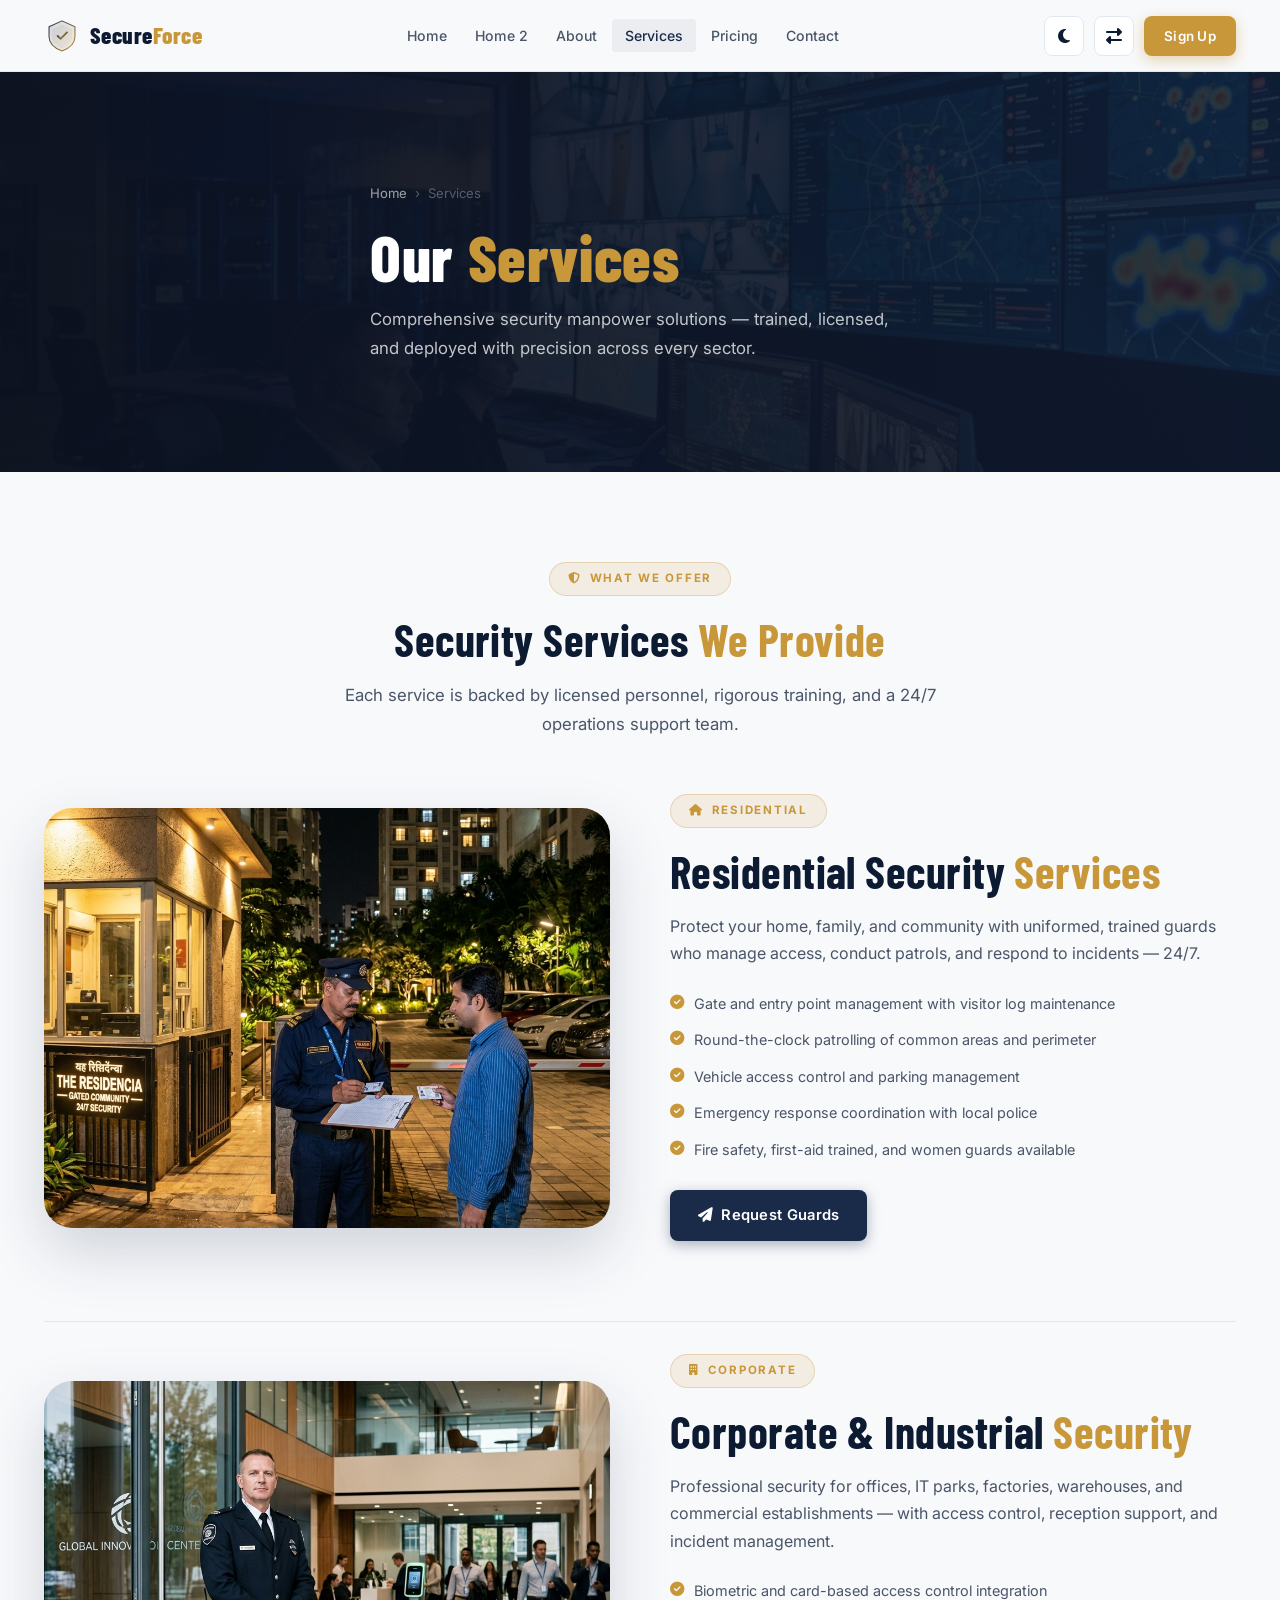
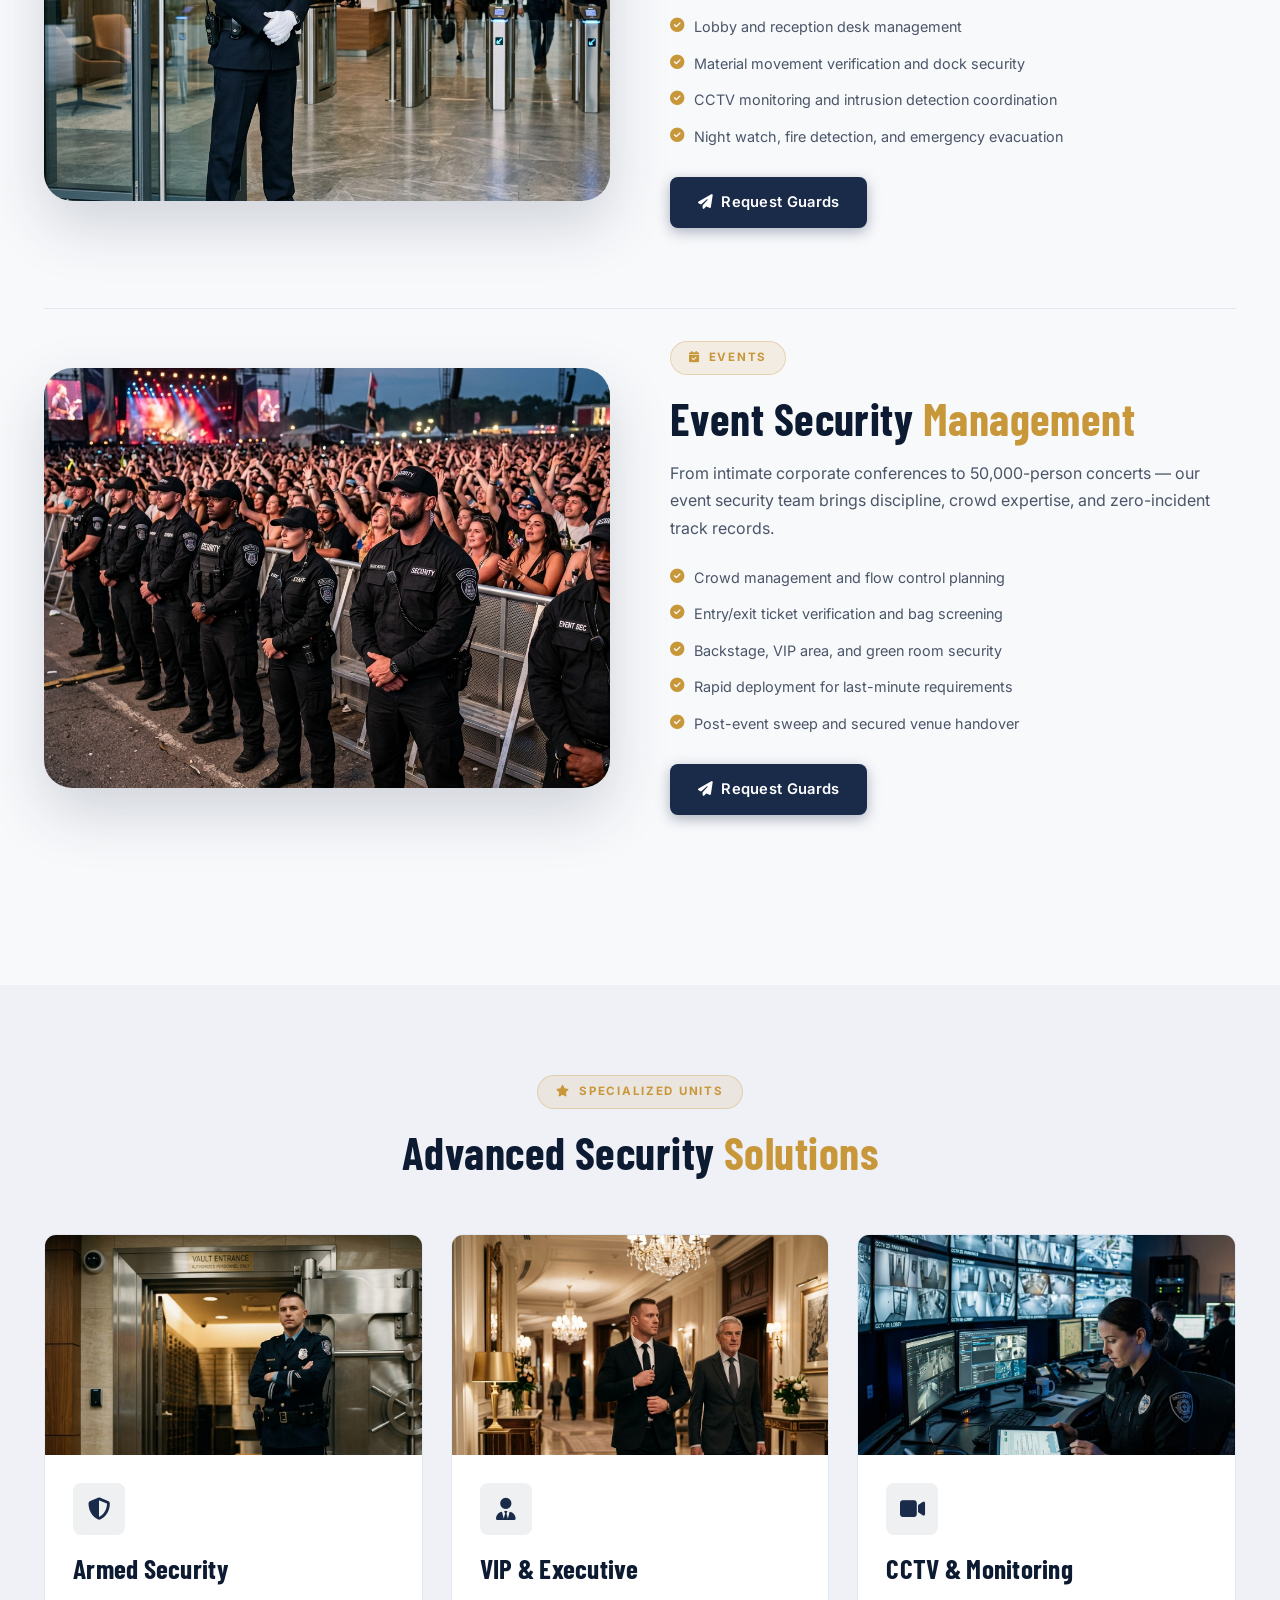
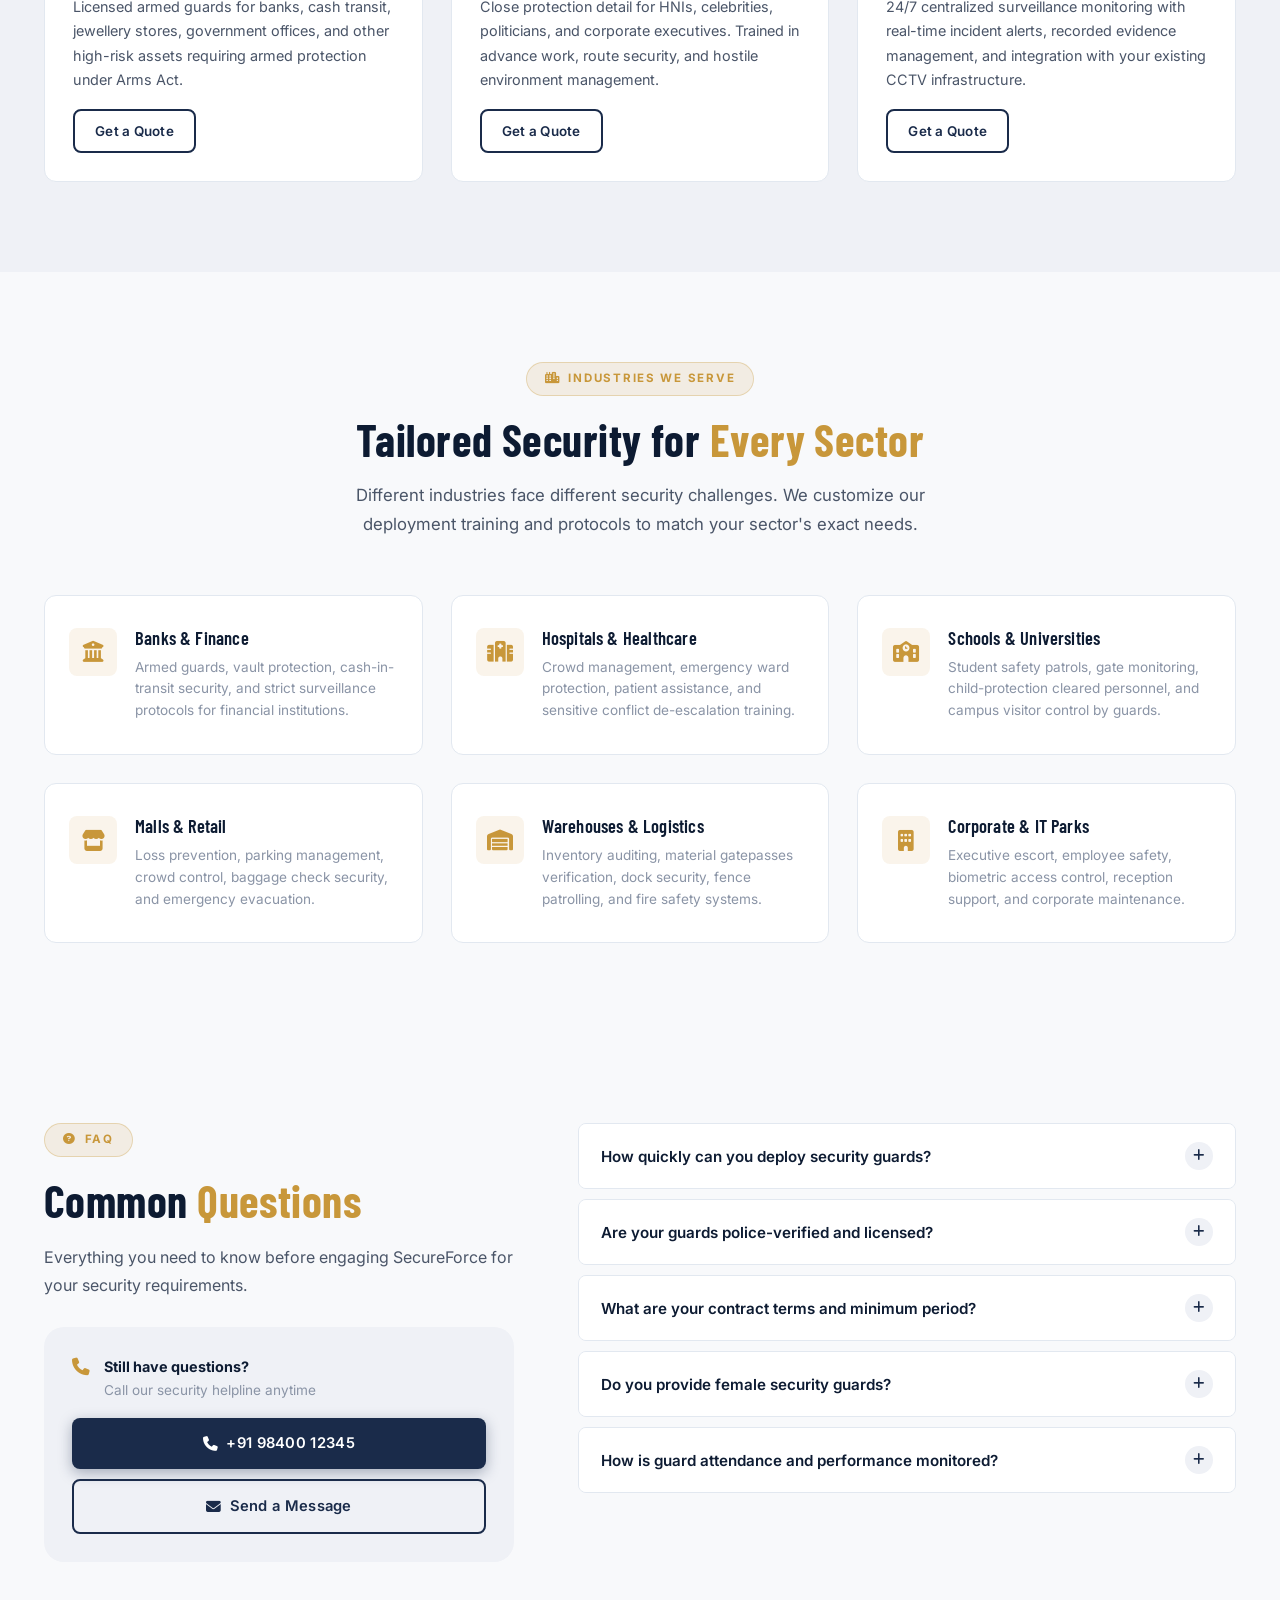
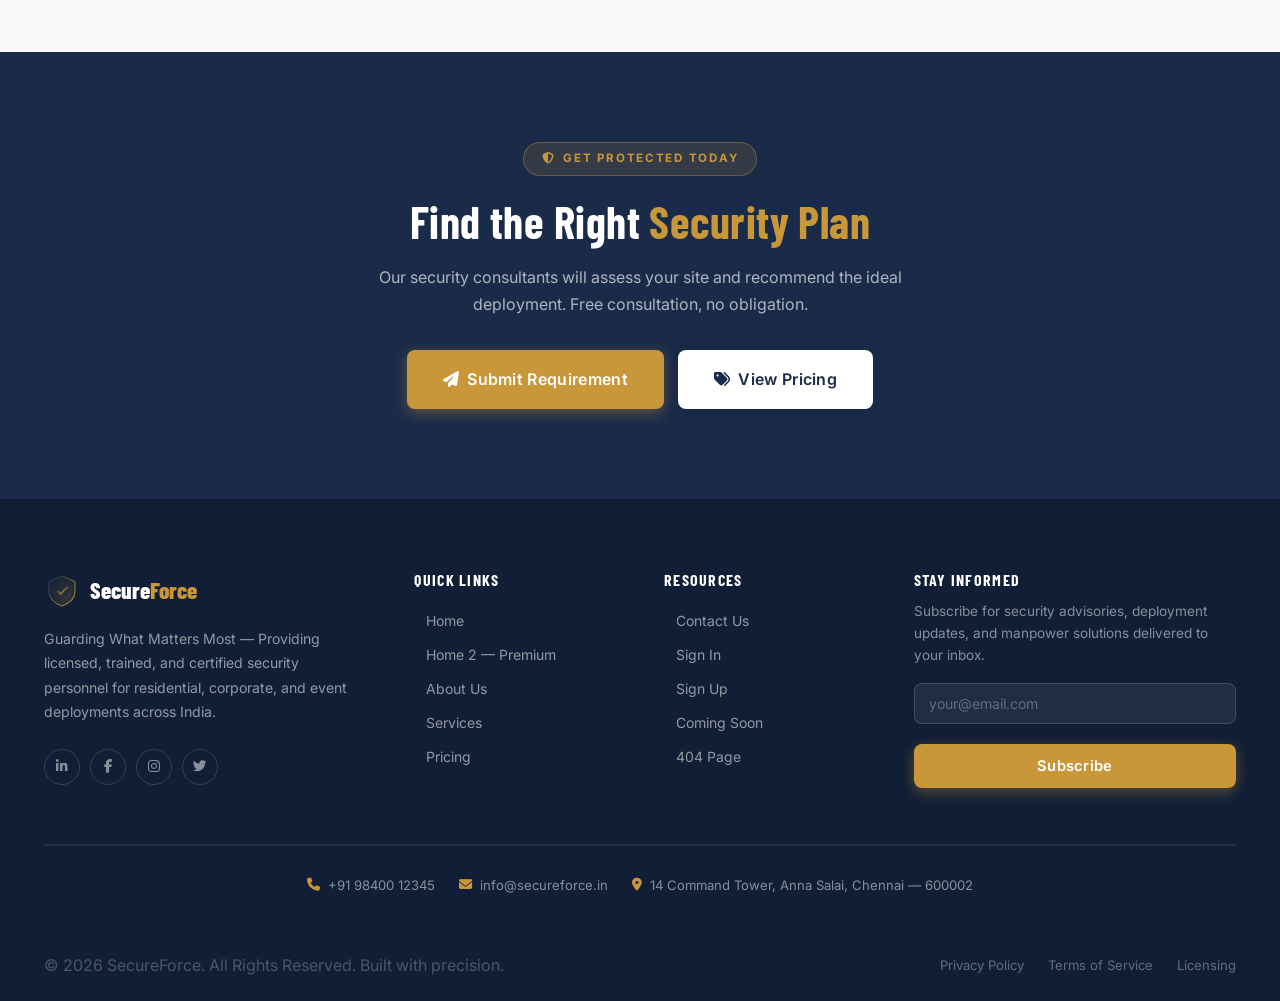
<file: services.html>
<!DOCTYPE html>
<html lang="en" dir="ltr">
<head>
  <meta charset="UTF-8">
  <meta name="viewport" content="width=device-width, initial-scale=1.0">
  <meta name="description" content="SecureForce Services — Residential, Corporate, Event, Armed, VIP Protection, CCTV Monitoring, and Guard Training. Pan-India security manpower solutions.">
  <title>Services | SecureForce Security Agency</title>
  <link rel="icon" href="data:image/svg+xml,%3Csvg xmlns='http://www.w3.org/2000/svg' viewBox='0 0 100 100'%3E%3Cpath d='M50 5 L88 22 L88 55 C88 74 71 88 50 96 C29 88 12 74 12 55 L12 22 Z' fill='%231A2B4A' stroke='%23C8973A' stroke-width='3'/%3E%3Cpath d='M36 52 L46 62 L67 38' stroke='%23C8973A' stroke-width='6' stroke-linecap='round' stroke-linejoin='round' fill='none'/%3E%3C/svg%3E">
  <link rel="stylesheet" href="https://cdnjs.cloudflare.com/ajax/libs/font-awesome/6.5.1/css/all.min.css">
  <link rel="stylesheet" href="style.css">
</head>
<body>

<div id="navbar-placeholder"></div>
<div class="page-offset"></div>

<!-- Page Hero -->
<section class="page-hero">
  <div class="page-hero-bg" style="background-image:url('assets/images/services-hero.png');"></div>
  <div style="position:absolute;inset:0;background:linear-gradient(90deg,rgba(10,15,28,0.9) 0%,rgba(10,15,28,0.5) 100%);"></div>
  <div class="container">
    <div class="page-hero-content animate-on-scroll">
      <div class="breadcrumb">
        <a href="index.html">Home</a>
        <span>›</span>
        <span>Services</span>
      </div>
      <h1>Our <span style="color:var(--secondary);">Services</span></h1>
      <p>Comprehensive security manpower solutions — trained, licensed, and deployed with precision across every sector.</p>
    </div>
  </div>
</section>

<!-- Services Grid -->
<section class="section" id="services-main">
  <div class="container">
    <div class="section-header animate-on-scroll">
      <div class="section-label"><i class="fas fa-shield-alt"></i> What We Offer</div>
      <h2>Security Services <span class="text-gold">We Provide</span></h2>
      <p>Each service is backed by licensed personnel, rigorous training, and a 24/7 operations support team.</p>
    </div>

    <!-- Residential -->
    <div id="residential" style="display:grid;grid-template-columns:1fr 1fr;gap:60px;align-items:center;margin-bottom:80px;">
      <div class="animate-on-scroll slide-left">
        <img src="assets/images/svc-residential.png" alt="Residential security guard service" style="width:100%;height:420px;object-fit:cover;border-radius:var(--radius-xl);box-shadow:var(--shadow-xl);">
      </div>
      <div class="animate-on-scroll slide-right">
        <div class="section-label"><i class="fas fa-home"></i> Residential</div>
        <h2>Residential Security <span class="text-gold">Services</span></h2>
        <p style="margin:16px 0 24px;">Protect your home, family, and community with uniformed, trained guards who manage access, conduct patrols, and respond to incidents — 24/7.</p>
        <ul style="display:flex;flex-direction:column;gap:12px;margin-bottom:28px;">
          <li style="display:flex;gap:10px;align-items:flex-start;font-size:0.9rem;">
            <i class="fas fa-check-circle" style="color:var(--secondary);margin-top:3px;flex-shrink:0;"></i>
            <span>Gate and entry point management with visitor log maintenance</span>
          </li>
          <li style="display:flex;gap:10px;align-items:flex-start;font-size:0.9rem;">
            <i class="fas fa-check-circle" style="color:var(--secondary);margin-top:3px;flex-shrink:0;"></i>
            <span>Round-the-clock patrolling of common areas and perimeter</span>
          </li>
          <li style="display:flex;gap:10px;align-items:flex-start;font-size:0.9rem;">
            <i class="fas fa-check-circle" style="color:var(--secondary);margin-top:3px;flex-shrink:0;"></i>
            <span>Vehicle access control and parking management</span>
          </li>
          <li style="display:flex;gap:10px;align-items:flex-start;font-size:0.9rem;">
            <i class="fas fa-check-circle" style="color:var(--secondary);margin-top:3px;flex-shrink:0;"></i>
            <span>Emergency response coordination with local police</span>
          </li>
          <li style="display:flex;gap:10px;align-items:flex-start;font-size:0.9rem;">
            <i class="fas fa-check-circle" style="color:var(--secondary);margin-top:3px;flex-shrink:0;"></i>
            <span>Fire safety, first-aid trained, and women guards available</span>
          </li>
        </ul>
        <a href="contact.html#enquiry" class="btn btn-primary btn-shine" id="residential-enquiry-btn"><i class="fas fa-paper-plane"></i> Request Guards</a>
      </div>
    </div>

    <hr class="divider">

    <!-- Corporate -->
    <div id="corporate" style="display:grid;grid-template-columns:1fr 1fr;gap:60px;align-items:center;margin-bottom:80px;">
      <div class="animate-on-scroll slide-left" style="order:2;">
        <div class="section-label"><i class="fas fa-building"></i> Corporate</div>
        <h2>Corporate & Industrial <span class="text-gold">Security</span></h2>
        <p style="margin:16px 0 24px;">Professional security for offices, IT parks, factories, warehouses, and commercial establishments — with access control, reception support, and incident management.</p>
        <ul style="display:flex;flex-direction:column;gap:12px;margin-bottom:28px;">
          <li style="display:flex;gap:10px;align-items:flex-start;font-size:0.9rem;">
            <i class="fas fa-check-circle" style="color:var(--secondary);margin-top:3px;flex-shrink:0;"></i>
            <span>Biometric and card-based access control integration</span>
          </li>
          <li style="display:flex;gap:10px;align-items:flex-start;font-size:0.9rem;">
            <i class="fas fa-check-circle" style="color:var(--secondary);margin-top:3px;flex-shrink:0;"></i>
            <span>Lobby and reception desk management</span>
          </li>
          <li style="display:flex;gap:10px;align-items:flex-start;font-size:0.9rem;">
            <i class="fas fa-check-circle" style="color:var(--secondary);margin-top:3px;flex-shrink:0;"></i>
            <span>Material movement verification and dock security</span>
          </li>
          <li style="display:flex;gap:10px;align-items:flex-start;font-size:0.9rem;">
            <i class="fas fa-check-circle" style="color:var(--secondary);margin-top:3px;flex-shrink:0;"></i>
            <span>CCTV monitoring and intrusion detection coordination</span>
          </li>
          <li style="display:flex;gap:10px;align-items:flex-start;font-size:0.9rem;">
            <i class="fas fa-check-circle" style="color:var(--secondary);margin-top:3px;flex-shrink:0;"></i>
            <span>Night watch, fire detection, and emergency evacuation</span>
          </li>
        </ul>
        <a href="contact.html#enquiry" class="btn btn-primary btn-shine" id="corporate-enquiry-btn"><i class="fas fa-paper-plane"></i> Request Guards</a>
      </div>
      <div class="animate-on-scroll slide-right" style="order:1;">
        <img src="assets/images/svc-corporate.png" alt="Corporate security guard in lobby" style="width:100%;height:420px;object-fit:cover;border-radius:var(--radius-xl);box-shadow:var(--shadow-xl);">
      </div>
    </div>

    <hr class="divider">

    <!-- Events -->
    <div id="events" style="display:grid;grid-template-columns:1fr 1fr;gap:60px;align-items:center;margin-bottom:80px;">
      <div class="animate-on-scroll slide-left">
        <img src="assets/images/svc-events.png" alt="Event security management" style="width:100%;height:420px;object-fit:cover;border-radius:var(--radius-xl);box-shadow:var(--shadow-xl);">
      </div>
      <div class="animate-on-scroll slide-right">
        <div class="section-label"><i class="fas fa-calendar-check"></i> Events</div>
        <h2>Event Security <span class="text-gold">Management</span></h2>
        <p style="margin:16px 0 24px;">From intimate corporate conferences to 50,000-person concerts — our event security team brings discipline, crowd expertise, and zero-incident track records.</p>
        <ul style="display:flex;flex-direction:column;gap:12px;margin-bottom:28px;">
          <li style="display:flex;gap:10px;align-items:flex-start;font-size:0.9rem;">
            <i class="fas fa-check-circle" style="color:var(--secondary);margin-top:3px;flex-shrink:0;"></i>
            <span>Crowd management and flow control planning</span>
          </li>
          <li style="display:flex;gap:10px;align-items:flex-start;font-size:0.9rem;">
            <i class="fas fa-check-circle" style="color:var(--secondary);margin-top:3px;flex-shrink:0;"></i>
            <span>Entry/exit ticket verification and bag screening</span>
          </li>
          <li style="display:flex;gap:10px;align-items:flex-start;font-size:0.9rem;">
            <i class="fas fa-check-circle" style="color:var(--secondary);margin-top:3px;flex-shrink:0;"></i>
            <span>Backstage, VIP area, and green room security</span>
          </li>
          <li style="display:flex;gap:10px;align-items:flex-start;font-size:0.9rem;">
            <i class="fas fa-check-circle" style="color:var(--secondary);margin-top:3px;flex-shrink:0;"></i>
            <span>Rapid deployment for last-minute requirements</span>
          </li>
          <li style="display:flex;gap:10px;align-items:flex-start;font-size:0.9rem;">
            <i class="fas fa-check-circle" style="color:var(--secondary);margin-top:3px;flex-shrink:0;"></i>
            <span>Post-event sweep and secured venue handover</span>
          </li>
        </ul>
        <a href="contact.html#enquiry" class="btn btn-primary btn-shine" id="events-enquiry-btn"><i class="fas fa-paper-plane"></i> Request Guards</a>
      </div>
    </div>
  </div>
</section>

<!-- Specialized Services Grid -->
<section class="section section-alt" id="specialized">
  <div class="container">
    <div class="section-header animate-on-scroll">
      <div class="section-label"><i class="fas fa-star"></i> Specialized Units</div>
      <h2>Advanced Security <span class="text-gold">Solutions</span></h2>
    </div>
    <div class="grid-3">
      <div class="card animate-on-scroll delay-1" id="svc-armed">
        <div class="card-img-wrapper">
          <img src="assets/images/svc-armed.png" alt="Armed security officer" style="object-position: center 5%;">
        </div>
        <div class="card-body">
          <div class="card-icon"><i class="fas fa-shield-halved"></i></div>
          <h3>Armed Security</h3>
          <p>Licensed armed guards for banks, cash transit, jewellery stores, government offices, and other high-risk assets requiring armed protection under Arms Act.</p>
          <a href="contact.html#enquiry" class="btn btn-secondary btn-sm" style="margin-top:16px;" id="armed-enquiry">Get a Quote</a>
        </div>
      </div>
      <div class="card animate-on-scroll delay-2" id="svc-vip">
        <div class="card-img-wrapper">
          <img src="assets/images/svc-vip.png" alt="VIP executive protection" style="object-position: center 5%;">
        </div>
        <div class="card-body">
          <div class="card-icon"><i class="fas fa-user-tie"></i></div>
          <h3>VIP & Executive</h3>
          <p>Close protection detail for HNIs, celebrities, politicians, and corporate executives. Trained in advance work, route security, and hostile environment management.</p>
          <a href="contact.html#enquiry" class="btn btn-secondary btn-sm" style="margin-top:16px;" id="vip-enquiry">Get a Quote</a>
        </div>
      </div>
      <div class="card animate-on-scroll delay-3" id="svc-cctv">
        <div class="card-img-wrapper">
          <img src="assets/images/svc-cctv.png" alt="CCTV surveillance control room">
        </div>
        <div class="card-body">
          <div class="card-icon"><i class="fas fa-video"></i></div>
          <h3>CCTV & Monitoring</h3>
          <p>24/7 centralized surveillance monitoring with real-time incident alerts, recorded evidence management, and integration with your existing CCTV infrastructure.</p>
          <a href="contact.html#enquiry" class="btn btn-secondary btn-sm" style="margin-top:16px;" id="cctv-enquiry">Get a Quote</a>
        </div>
      </div>
    </div>
  </div>
</section>

<!-- Industries We Serve -->
<section class="section" id="industries-serve">
  <div class="container">
    <div class="section-header animate-on-scroll">
      <div class="section-label"><i class="fas fa-city"></i> Industries We Serve</div>
      <h2>Tailored Security for <span class="text-gold">Every Sector</span></h2>
      <p>Different industries face different security challenges. We customize our deployment training and protocols to match your sector's exact needs.</p>
    </div>
    
    <div class="grid-3" style="margin-top:40px;">
      
      <!-- Banks -->
      <div class="card animate-on-scroll delay-1" id="ind-banks" style="padding:32px 24px;display:flex;gap:18px;align-items:flex-start;">
        <div style="width:48px;height:48px;border-radius:var(--radius-sm);background:rgba(200,151,58,0.1);display:flex;align-items:center;justify-content:center;font-size:1.3rem;color:var(--secondary);flex-shrink:0;"><i class="fas fa-university"></i></div>
        <div>
          <h4 style="margin-bottom:8px;font-size:1.15rem;color:var(--text-heading);">Banks & Finance</h4>
          <p style="font-size:0.85rem;color:var(--text-muted);line-height:1.6;">Armed guards, vault protection, cash-in-transit security, and strict surveillance protocols for financial institutions.</p>
        </div>
      </div>

      <!-- Hospitals -->
      <div class="card animate-on-scroll delay-2" id="ind-hospitals" style="padding:32px 24px;display:flex;gap:18px;align-items:flex-start;">
        <div style="width:48px;height:48px;border-radius:var(--radius-sm);background:rgba(200,151,58,0.1);display:flex;align-items:center;justify-content:center;font-size:1.3rem;color:var(--secondary);flex-shrink:0;"><i class="fas fa-hospital"></i></div>
        <div>
          <h4 style="margin-bottom:8px;font-size:1.15rem;color:var(--text-heading);">Hospitals & Healthcare</h4>
          <p style="font-size:0.85rem;color:var(--text-muted);line-height:1.6;">Crowd management, emergency ward protection, patient assistance, and sensitive conflict de-escalation training.</p>
        </div>
      </div>

      <!-- Schools -->
      <div class="card animate-on-scroll delay-3" id="ind-schools" style="padding:32px 24px;display:flex;gap:18px;align-items:flex-start;">
        <div style="width:48px;height:48px;border-radius:var(--radius-sm);background:rgba(200,151,58,0.1);display:flex;align-items:center;justify-content:center;font-size:1.3rem;color:var(--secondary);flex-shrink:0;"><i class="fas fa-school"></i></div>
        <div>
          <h4 style="margin-bottom:8px;font-size:1.15rem;color:var(--text-heading);">Schools & Universities</h4>
          <p style="font-size:0.85rem;color:var(--text-muted);line-height:1.6;">Student safety patrols, gate monitoring, child-protection cleared personnel, and campus visitor control by guards.</p>
        </div>
      </div>

      <!-- Malls -->
      <div class="card animate-on-scroll delay-1" id="ind-malls" style="padding:32px 24px;display:flex;gap:18px;align-items:flex-start;">
        <div style="width:48px;height:48px;border-radius:var(--radius-sm);background:rgba(200,151,58,0.1);display:flex;align-items:center;justify-content:center;font-size:1.3rem;color:var(--secondary);flex-shrink:0;"><i class="fas fa-store"></i></div>
        <div>
          <h4 style="margin-bottom:8px;font-size:1.15rem;color:var(--text-heading);">Malls & Retail</h4>
          <p style="font-size:0.85rem;color:var(--text-muted);line-height:1.6;">Loss prevention, parking management, crowd control, baggage check security, and emergency evacuation.</p>
        </div>
      </div>

      <!-- Warehouses -->
      <div class="card animate-on-scroll delay-2" id="ind-warehouses" style="padding:32px 24px;display:flex;gap:18px;align-items:flex-start;">
        <div style="width:48px;height:48px;border-radius:var(--radius-sm);background:rgba(200,151,58,0.1);display:flex;align-items:center;justify-content:center;font-size:1.3rem;color:var(--secondary);flex-shrink:0;"><i class="fas fa-warehouse"></i></div>
        <div>
          <h4 style="margin-bottom:8px;font-size:1.15rem;color:var(--text-heading);">Warehouses & Logistics</h4>
          <p style="font-size:0.85rem;color:var(--text-muted);line-height:1.6;">Inventory auditing, material gatepasses verification, dock security, fence patrolling, and fire safety systems.</p>
        </div>
      </div>

      <!-- IT Parks -->
      <div class="card animate-on-scroll delay-3" id="ind-corporates" style="padding:32px 24px;display:flex;gap:18px;align-items:flex-start;">
        <div style="width:48px;height:48px;border-radius:var(--radius-sm);background:rgba(200,151,58,0.1);display:flex;align-items:center;justify-content:center;font-size:1.3rem;color:var(--secondary);flex-shrink:0;"><i class="fas fa-building"></i></div>
        <div>
          <h4 style="margin-bottom:8px;font-size:1.15rem;color:var(--text-heading);">Corporate & IT Parks</h4>
          <p style="font-size:0.85rem;color:var(--text-muted);line-height:1.6;">Executive escort, employee safety, biometric access control, reception support, and corporate maintenance.</p>
        </div>
      </div>

    </div>
  </div>
</section>

<!-- FAQ -->
<section class="section" id="faq-section">
  <div class="container">
    <div style="display:grid;grid-template-columns:1fr 1.4fr;gap:64px;align-items:start;">
      <div class="animate-on-scroll slide-left">
        <div class="section-label"><i class="fas fa-question-circle"></i> FAQ</div>
        <h2>Common <span class="text-gold">Questions</span></h2>
        <p style="margin:18px 0 28px;">Everything you need to know before engaging SecureForce for your security requirements.</p>
        <div style="background:var(--bg-alt);border-radius:var(--radius-lg);padding:28px;">
          <div style="display:flex;gap:14px;align-items:flex-start;margin-bottom:16px;">
            <i class="fas fa-phone" style="color:var(--secondary);font-size:1.1rem;margin-top:3px;"></i>
            <div>
              <div style="font-weight:700;font-size:0.9rem;color:var(--text-heading);">Still have questions?</div>
              <div style="font-size:0.85rem;color:var(--text-muted);">Call our security helpline anytime</div>
            </div>
          </div>
          <a href="tel:+919840012345" class="btn btn-primary btn-full btn-shine" id="faq-call-btn"><i class="fas fa-phone"></i> +91 98400 12345</a>
          <a href="contact.html" class="btn btn-secondary btn-full" style="margin-top:10px;" id="faq-contact-btn"><i class="fas fa-envelope"></i> Send a Message</a>
        </div>
      </div>
      <div class="animate-on-scroll slide-right">
        <div class="faq-item" id="faq-1">
          <button class="faq-question" aria-expanded="false">
            How quickly can you deploy security guards?
            <div class="faq-icon"><i class="fas fa-plus"></i></div>
          </button>
          <div class="faq-answer"><div class="faq-answer-inner">For standard deployments, we can have verified, uniformed guards on-site within 24–48 hours of contract signing. For emergency or urgent requirements, we have a rapid-deployment unit that can respond within 4–6 hours subject to availability.</div></div>
        </div>
        <div class="faq-item" id="faq-2">
          <button class="faq-question" aria-expanded="false">
            Are your guards police-verified and licensed?
            <div class="faq-icon"><i class="fas fa-plus"></i></div>
          </button>
          <div class="faq-answer"><div class="faq-answer-inner">Yes. Every SecureForce guard undergoes thorough police verification, character certification, and identity verification before joining our roster. We are fully PSARA (Private Security Agencies Regulation Act) licensed, and all our guards carry valid ID and certification documents.</div></div>
        </div>
        <div class="faq-item" id="faq-3">
          <button class="faq-question" aria-expanded="false">
            What are your contract terms and minimum period?
            <div class="faq-icon"><i class="fas fa-plus"></i></div>
          </button>
          <div class="faq-answer"><div class="faq-answer-inner">We offer flexible contracts starting from a minimum of 3 months. Monthly, quarterly, and annual contracts are available with transparent pricing. For events, we also offer day-based contracts. All contracts include full ESI/PF compliance with no hidden charges.</div></div>
        </div>
        <div class="faq-item" id="faq-4">
          <button class="faq-question" aria-expanded="false">
            Do you provide female security guards?
            <div class="faq-icon"><i class="fas fa-plus"></i></div>
          </button>
          <div class="faq-answer"><div class="faq-answer-inner">Yes, we have trained female security officers available for residential complexes, retail outlets, hospitals, schools, and events where frisking or gender-sensitive security is required. All female guards receive the same rigorous training as our male staff.</div></div>
        </div>
        <div class="faq-item" id="faq-5">
          <button class="faq-question" aria-expanded="false">
            How is guard attendance and performance monitored?
            <div class="faq-icon"><i class="fas fa-plus"></i></div>
          </button>
          <div class="faq-answer"><div class="faq-answer-inner">We use GPS-tracked duty roster management, biometric attendance at select sites, and our centralized control room monitors guard check-ins every 2 hours. Monthly performance reports are shared with clients, and our field supervisors conduct surprise audits.</div></div>
        </div>
      </div>
    </div>
  </div>
</section>

<!-- CTA -->
<section class="section section-dark" id="services-cta">
  <div class="container">
    <div style="text-align:center;max-width:600px;margin:0 auto;" class="animate-on-scroll">
      <div class="section-label" style="justify-content:center;margin-bottom:20px;"><i class="fas fa-shield-alt"></i> Get Protected Today</div>
      <h2 style="color:#fff;margin-bottom:16px;">Find the Right <span style="color:var(--secondary);">Security Plan</span></h2>
      <p style="color:rgba(255,255,255,0.65);margin-bottom:32px;">Our security consultants will assess your site and recommend the ideal deployment. Free consultation, no obligation.</p>
      <div style="display:flex;gap:14px;justify-content:center;flex-wrap:wrap;">
        <a href="contact.html#enquiry" class="btn btn-gold btn-lg btn-shine" id="svc-cta-btn"><i class="fas fa-paper-plane"></i> Submit Requirement</a>
        <a href="pricing.html" class="btn btn-white btn-lg" id="svc-pricing-btn"><i class="fas fa-tags"></i> View Pricing</a>
      </div>
    </div>
  </div>
</section>

<div id="footer-placeholder"></div>
<script src="components.js"></script>
<script src="script.js"></script>
</body>
</html>
</file>
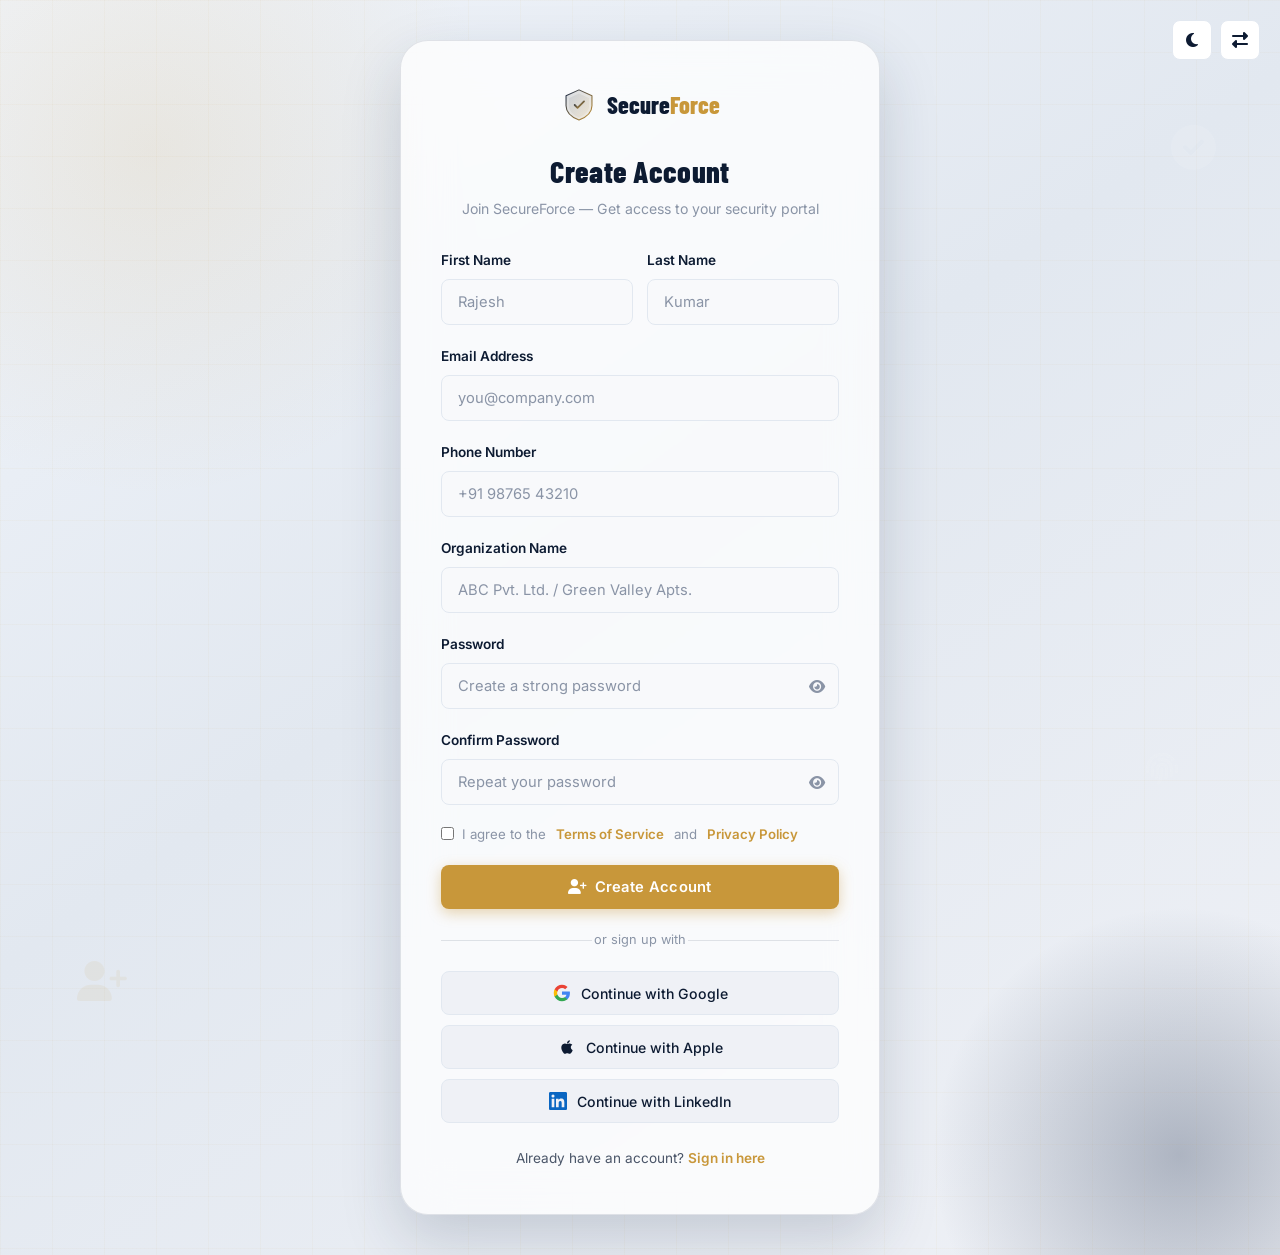
<file: signup.html>
<!DOCTYPE html>
<html lang="en" dir="ltr">
<head>
  <meta charset="UTF-8">
  <meta name="viewport" content="width=device-width, initial-scale=1.0">
  <meta name="description" content="Create your SecureForce account — Join India's leading security manpower platform.">
  <title>Sign Up | SecureForce Security Agency</title>
  <link rel="icon" href="data:image/svg+xml,%3Csvg xmlns='http://www.w3.org/2000/svg' viewBox='0 0 100 100'%3E%3Cpath d='M50 5 L88 22 L88 55 C88 74 71 88 50 96 C29 88 12 74 12 55 L12 22 Z' fill='%231A2B4A' stroke='%23C8973A' stroke-width='3'/%3E%3Cpath d='M36 52 L46 62 L67 38' stroke='%23C8973A' stroke-width='6' stroke-linecap='round' stroke-linejoin='round' fill='none'/%3E%3C/svg%3E">
  <link rel="stylesheet" href="https://cdnjs.cloudflare.com/ajax/libs/font-awesome/6.5.1/css/all.min.css">
  <link rel="stylesheet" href="style.css">
</head>
<body>

<div class="auth-page" id="signup-page">

  <!-- Top-right controls -->
  <div class="auth-top-icons">
    <button class="icon-btn dark-toggle" id="signup-dark-toggle" title="Toggle Dark Mode" aria-label="Toggle dark mode"><i class="fas fa-moon"></i></button>
    <button class="icon-btn rtl-toggle" id="signup-rtl-toggle" title="Toggle RTL" aria-label="Toggle RTL direction"><i class="fas fa-exchange-alt"></i></button>
  </div>

  <!-- Decorative background -->
  <div style="position:absolute;inset:0;pointer-events:none;overflow:hidden;">
    <div style="position:absolute;width:700px;height:700px;border-radius:50%;background:radial-gradient(circle,rgba(200,151,58,0.12) 0%,transparent 70%);top:-200px;left:-200px;"></div>
    <div style="position:absolute;width:500px;height:500px;border-radius:50%;background:radial-gradient(circle,rgba(26,43,74,0.3) 0%,transparent 70%);bottom:-150px;right:-150px;"></div>
    <div style="position:absolute;inset:0;background-image:linear-gradient(rgba(200,151,58,0.04) 1px,transparent 1px),linear-gradient(90deg,rgba(200,151,58,0.04) 1px,transparent 1px);background-size:52px 52px;"></div>
    <!-- Floating icons -->
    <div style="position:absolute;top:10%;right:5%;opacity:0.10;animation:float 7s ease-in-out infinite;"><i class="fas fa-check-circle" style="font-size:2.8rem;color:#fff;"></i></div>
    <div style="position:absolute;bottom:20%;left:6%;opacity:0.08;animation:float 9s ease-in-out infinite 2s;"><i class="fas fa-user-plus" style="font-size:2.5rem;color:var(--secondary);"></i></div>
    <div style="position:absolute;top:60%;right:8%;opacity:0.07;animation:float 6s ease-in-out infinite 1s;"><i class="fas fa-fingerprint" style="font-size:2rem;color:#fff;"></i></div>
  </div>

  <!-- Auth Card -->
  <div class="auth-card animate-on-scroll zoom-in" id="signup-card" style="max-width:480px;">
    <!-- Logo -->
    <a href="index.html" class="auth-logo" id="signup-logo" aria-label="SecureForce - Home">
      <svg width="36" height="36" viewBox="0 0 100 100" fill="none" xmlns="http://www.w3.org/2000/svg">
        <defs>
          <linearGradient id="signupSfGrad" x1="0%" y1="0%" x2="100%" y2="100%">
            <stop offset="0%" stop-color="var(--logo-primary)"/>
            <stop offset="100%" stop-color="var(--logo-secondary)"/>
          </linearGradient>
        </defs>
        <path d="M50 8 L86 24 L86 52 C86 70 70 84 50 92 C30 84 14 70 14 52 L14 24 Z" fill="url(#signupSfGrad)" fill-opacity="0.15" stroke="url(#signupSfGrad)" stroke-width="3" stroke-linejoin="round"/>
        <path d="M50 18 L78 31 L78 52 C78 66 66 78 50 85 C34 78 22 66 22 52 L22 31 Z" fill="url(#signupSfGrad)" fill-opacity="0.08"/>
        <path d="M38 50 L46 58 L64 40" stroke="url(#signupSfGrad)" stroke-width="5" stroke-linecap="round" stroke-linejoin="round"/>
      </svg>
      <span class="auth-logo-text">Secure<span>Force</span></span>
    </a>

    <h1 class="auth-title">Create Account</h1>
    <p class="auth-subtitle">Join SecureForce — Get access to your security portal</p>

    <form class="auth-form" id="signup-form" onsubmit="event.preventDefault();window.location.href='index.html';">
      <div style="display:grid;grid-template-columns:1fr 1fr;gap:14px;">
        <div class="form-group">
          <label class="form-label" for="signup-fname">First Name</label>
          <input type="text" id="signup-fname" class="form-input" placeholder="Rajesh" required>
        </div>
        <div class="form-group">
          <label class="form-label" for="signup-lname">Last Name</label>
          <input type="text" id="signup-lname" class="form-input" placeholder="Kumar" required>
        </div>
      </div>
      <div class="form-group">
        <label class="form-label" for="signup-email">Email Address</label>
        <input type="email" id="signup-email" class="form-input" placeholder="you@company.com" required>
      </div>
      <div class="form-group">
        <label class="form-label" for="signup-phone">Phone Number</label>
        <input type="tel" id="signup-phone" class="form-input" placeholder="+91 98765 43210" required>
      </div>
      <div class="form-group">
        <label class="form-label" for="signup-org">Organization Name</label>
        <input type="text" id="signup-org" class="form-input" placeholder="ABC Pvt. Ltd. / Green Valley Apts." required>
      </div>
      <div class="form-group">
        <label class="form-label" for="signup-password">Password</label>
        <div class="input-wrapper">
          <input type="password" id="signup-password" class="form-input" placeholder="Create a strong password" required>
          <button type="button" class="toggle-password" aria-label="Toggle password visibility"><i class="fa-solid fa-eye"></i></button>
        </div>
      </div>
      <div class="form-group">
        <label class="form-label" for="signup-confirm">Confirm Password</label>
        <div class="input-wrapper">
          <input type="password" id="signup-confirm" class="form-input" placeholder="Repeat your password" required>
          <button type="button" class="toggle-password" aria-label="Toggle confirm password visibility"><i class="fa-solid fa-eye"></i></button>
        </div>
      </div>
      <div style="margin-bottom:20px;">
        <label style="display:flex;align-items:flex-start;gap:8px;cursor:pointer;font-size:0.83rem;color:var(--text-auth-muted);line-height:1.5;">
          <input type="checkbox" id="signup-terms" style="accent-color:var(--secondary);margin-top:2px;flex-shrink:0;" required>
          I agree to the <a href="#" style="color:var(--secondary);font-weight:600;margin:0 2px;">Terms of Service</a> and <a href="#" style="color:var(--secondary);font-weight:600;margin:0 2px;">Privacy Policy</a>
        </label>
      </div>
      <button type="submit" class="btn btn-gold btn-full btn-shine" id="signup-submit-btn">
        <i class="fas fa-user-plus"></i> Create Account
      </button>
    </form>

    <div class="auth-divider">or sign up with</div>

    <div style="display:flex;flex-direction:column;gap:10px;">
      <button class="btn-social" id="signup-google">
        <svg width="18" height="18" viewBox="0 0 24 24"><path d="M22.56 12.25c0-.78-.07-1.53-.2-2.25H12v4.26h5.92a5.06 5.06 0 01-2.2 3.32v2.77h3.57c2.08-1.92 3.28-4.74 3.28-8.1z" fill="#4285F4"/><path d="M12 23c2.97 0 5.46-.98 7.28-2.66l-3.57-2.77c-.98.66-2.23 1.06-3.71 1.06-2.86 0-5.29-1.93-6.16-4.53H2.18v2.84C3.99 20.53 7.7 23 12 23z" fill="#34A853"/><path d="M5.84 14.09c-.22-.66-.35-1.36-.35-2.09s.13-1.43.35-2.09V7.07H2.18C1.43 8.55 1 10.22 1 12s.43 3.45 1.18 4.93l2.85-2.22.81-.62z" fill="#FBBC05"/><path d="M12 5.38c1.62 0 3.06.56 4.21 1.64l3.15-3.15C17.45 2.09 14.97 1 12 1 7.7 1 3.99 3.47 2.18 7.07l3.66 2.84c.87-2.6 3.3-4.53 6.16-4.53z" fill="#EA4335"/></svg>
        Continue with Google
      </button>
      <button class="btn-social" id="signup-apple">
        <svg width="18" height="18" viewBox="0 0 24 24" fill="currentColor"><path d="M17.05 20.28c-.98.95-2.05.88-3.08.4-1.09-.5-2.08-.48-3.24 0-1.44.62-2.2.44-3.06-.4C2.79 15.25 3.51 7.59 9.05 7.31c1.35.07 2.29.74 3.08.8 1.18-.24 2.31-.93 3.57-.84 1.51.12 2.65.72 3.4 1.8-3.12 1.87-2.38 5.98.48 7.13-.57 1.5-1.31 2.99-2.54 4.09zM12.03 7.25c-.15-2.23 1.66-4.07 3.74-4.25.29 2.58-2.34 4.5-3.74 4.25z"/></svg>
        Continue with Apple
      </button>
      <button class="btn-social" id="signup-linkedin">
        <svg width="18" height="18" viewBox="0 0 24 24" fill="#0A66C2"><path d="M20.447 20.452h-3.554v-5.569c0-1.328-.027-3.037-1.852-3.037-1.853 0-2.136 1.445-2.136 2.939v5.667H9.351V9h3.414v1.561h.046c.477-.9 1.637-1.85 3.37-1.85 3.601 0 4.267 2.37 4.267 5.455v6.286zM5.337 7.433a2.062 2.062 0 01-2.063-2.065 2.064 2.064 0 112.063 2.065zm1.782 13.019H3.555V9h3.564v11.452zM22.225 0H1.771C.792 0 0 .774 0 1.729v20.542C0 23.227.792 24 1.771 24h20.451C23.2 24 24 23.227 24 22.271V1.729C24 .774 23.2 0 22.222 0h.003z"/></svg>
        Continue with LinkedIn
      </button>
    </div>

    <p class="auth-footer-text">Already have an account? <a href="login.html" id="signup-login-link">Sign in here</a></p>
  </div>
</div>

<style>
@keyframes float { 0%,100%{transform:translateY(0);}50%{transform:translateY(-14px);} }
</style>
<script src="script.js"></script>
</body>
</html>
</file>
<file: style.css>
/* ============================================================
   SecureForce — Security Guard & Manpower Agency
   Global Stylesheet
   Primary: #1A2B4A (Navy)  |  Secondary: #C8973A (Gold)
   ============================================================ */

/* ---------- Google Fonts ---------- */
@import url('https://fonts.googleapis.com/css2?family=Barlow+Condensed:wght@400;600;700;800;900&family=Inter:wght@300;400;500;600;700;800&display=swap');

/* ---------- CSS Variables ---------- */
:root {
  --primary:        #1A2B4A;
  --primary-dark:   #111E36;
  --primary-light:  #243660;
  --secondary:      #C8973A;
  --secondary-dark: #A87A28;
  --secondary-light:#DDB358;

  --bg:             #F8F9FB;
  --bg-card:        #FFFFFF;
  --bg-alt:         #EFF1F6;
  --bg-dark-section:#1A2B4A;

  --text-heading:   #0D1B32;
  --text-body:      #4A5568;
  --text-muted:     #8A94A6;
  --text-white:     #FFFFFF;

  --border:         #E2E8F0;
  --border-dark:    rgba(255,255,255,0.12);

  --success:        #22C55E;
  --warning:        #F59E0B;
  --error:          #EF4444;
  --info:           #3B82F6;

  --shadow-sm:      0 1px 3px rgba(26,43,74,0.08), 0 1px 2px rgba(26,43,74,0.04);
  --shadow-md:      0 4px 16px rgba(26,43,74,0.10), 0 2px 6px rgba(26,43,74,0.06);
  --shadow-lg:      0 12px 40px rgba(26,43,74,0.14), 0 4px 12px rgba(26,43,74,0.08);
  --shadow-xl:      0 24px 60px rgba(26,43,74,0.18);

  --radius-xs:      4px;
  --radius-sm:      8px;
  --radius-md:      12px;
  --radius-lg:      20px;
  --radius-xl:      28px;
  --radius-pill:    50px;

  --font-body:      'Inter', sans-serif;
  --font-heading:   'Barlow Condensed', sans-serif;

  --transition:     all 0.3s cubic-bezier(0.4, 0, 0.2, 1);
  --transition-fast:all 0.18s ease;

  --container-max:  1240px;
  --nav-height:     72px;

  --logo-primary:   var(--primary);
  --logo-secondary: var(--secondary);

  --bg-auth:        linear-gradient(145deg, #F0F4FA 0%, #E2E8F0 45%, #EFF1F6 100%);
  --bg-auth-card:   rgba(255, 255, 255, 0.75);
  --border-auth-card: rgba(26, 43, 74, 0.12);
  --text-auth-muted: var(--text-muted);
}

/* ---------- Dark Mode ---------- */
[data-theme="dark"] {
  --bg:             #0D1117;
  --bg-card:        #161C27;
  --bg-alt:         #1A2233;
  --bg-dark-section:#0A0F1C;

  --secondary:      #DDB358;
  --secondary-dark: #C8973A;
  --secondary-light:#EED285;

  --text-heading:   #EDF2FF;
  --text-body:      #A8B4CC;
  --text-muted:     #5A6680;

  --border:         rgba(255,255,255,0.10);
  --shadow-sm:      0 1px 3px rgba(0,0,0,0.4);
  --shadow-md:      0 4px 16px rgba(0,0,0,0.5);
  --shadow-lg:      0 12px 40px rgba(0,0,0,0.6);

  --logo-primary:   #7B9FD4;
  --logo-secondary: var(--secondary);

  --bg-auth:        linear-gradient(145deg, #0A0F1C 0%, #111E36 45%, #0D1520 100%);
  --bg-auth-card:   rgba(255, 255, 255, 0.04);
  --border-auth-card: rgba(255, 255, 255, 0.10);
  --text-auth-muted: rgba(255, 255, 255, 0.5);
}

/* ---------- Reset ---------- */
*, *::before, *::after { box-sizing: border-box; margin: 0; padding: 0; }
html { scroll-behavior: smooth; font-size: 16px; overflow-x: hidden; }
body {
  font-family: var(--font-body);
  background: var(--bg);
  color: var(--text-body);
  line-height: 1.7;
  -webkit-font-smoothing: antialiased;
  transition: background 0.35s ease, color 0.35s ease;
  overflow-x: hidden;
}
img { max-width: 100%; height: auto; display: block; }
a { text-decoration: none; color: inherit; transition: var(--transition); }
ul, ol { list-style: none; }
button { cursor: pointer; border: none; background: none; font-family: inherit; }
input, textarea, select { font-family: inherit; }

/* ---------- Container ---------- */
.container {
  max-width: var(--container-max);
  margin: 0 auto;
  padding: 0 24px;
}
@media (max-width: 768px) { .container { padding: 0 16px; } }

/* ---------- Typography ---------- */
h1, h2, h3, h4, h5, h6 {
  font-family: var(--font-heading);
  color: var(--text-heading);
  line-height: 1.15;
  letter-spacing: 0.01em;
}
h1 { font-size: clamp(2.4rem, 5vw, 4rem); font-weight: 800; }
h2 { font-size: clamp(1.8rem, 3.5vw, 2.8rem); font-weight: 700; }
h3 { font-size: clamp(1.3rem, 2.5vw, 1.7rem); font-weight: 700; }
h4 { font-size: 1.15rem; font-weight: 600; }
p  { font-size: 1rem; color: var(--text-body); }

/* ---------- Section Layout ---------- */
.section { padding: 90px 0; }
.section-sm { padding: 60px 0; }
.section-alt { background: var(--bg-alt); }
.section-dark {
  background: var(--primary);
  color: var(--text-white);
}
[data-theme="dark"] .section-dark { background: #0A0F1C; }

.section-header { text-align: center; margin-bottom: 56px; }
.section-header h2 { margin-bottom: 16px; }
.section-header p { max-width: 600px; margin: 0 auto; font-size: 1.05rem; color: var(--text-body); }
.section-dark .section-header h2 { color: #fff; }
.section-dark .section-header p { color: rgba(255,255,255,0.7); }

/* ---------- Section Label ---------- */
.section-label {
  display: inline-flex;
  align-items: center;
  gap: 8px;
  background: rgba(200,151,58,0.12);
  border: 1px solid rgba(200,151,58,0.3);
  border-radius: var(--radius-pill);
  padding: 6px 18px;
  font-size: 0.72rem;
  font-weight: 700;
  letter-spacing: 0.15em;
  text-transform: uppercase;
  color: var(--secondary);
  margin-bottom: 18px;
}
.section-dark .section-label {
  background: rgba(200,151,58,0.15);
  border-color: rgba(200,151,58,0.35);
}

/* ---------- Grid Utilities ---------- */
.grid-2 { display: grid; grid-template-columns: repeat(2, 1fr); gap: 28px; }
.grid-3 { display: grid; grid-template-columns: repeat(3, 1fr); gap: 28px; }
.grid-4 { display: grid; grid-template-columns: repeat(4, 1fr); gap: 24px; }

@media (max-width: 1024px) {
  .grid-4 { grid-template-columns: repeat(2, 1fr); }
}
@media (max-width: 768px) {
  .grid-2 { grid-template-columns: 1fr; }
  .grid-3 { grid-template-columns: 1fr; }
  .grid-4 { grid-template-columns: repeat(2, 1fr); }
}
@media (max-width: 480px) {
  .grid-4 { grid-template-columns: 1fr; }
}

/* ============================================================
   BUTTONS
   ============================================================ */
.btn {
  display: inline-flex;
  align-items: center;
  justify-content: center;
  gap: 8px;
  padding: 13px 28px;
  border-radius: var(--radius-sm);
  font-family: var(--font-body);
  font-size: 0.92rem;
  font-weight: 600;
  letter-spacing: 0.02em;
  transition: var(--transition);
  white-space: nowrap;
  position: relative;
  overflow: hidden;
}
.btn::after {
  content: '';
  position: absolute;
  inset: 0;
  background: rgba(255,255,255,0);
  transition: background 0.25s ease;
}
.btn:hover::after { background: rgba(255,255,255,0.08); }

.btn-primary {
  background: var(--primary);
  color: #fff;
  box-shadow: 0 4px 14px rgba(26,43,74,0.35);
}
.btn-primary:hover {
  background: var(--primary-light);
  box-shadow: 0 6px 20px rgba(26,43,74,0.45);
  transform: translateY(-1px);
}

.btn-secondary {
  background: transparent;
  color: var(--primary);
  border: 2px solid var(--primary);
}
.btn-secondary:hover {
  background: var(--primary);
  color: #fff;
  transform: translateY(-1px);
}
[data-theme="dark"] .btn-secondary {
  color: #fff;
  border-color: rgba(255,255,255,0.3);
}
[data-theme="dark"] .btn-secondary:hover {
  background: rgba(255,255,255,0.1);
  border-color: rgba(255,255,255,0.5);
}

.btn-gold {
  background: var(--secondary);
  color: #fff;
  box-shadow: 0 4px 14px rgba(200,151,58,0.4);
}
.btn-gold:hover {
  background: var(--secondary-dark);
  box-shadow: 0 6px 20px rgba(200,151,58,0.5);
  transform: translateY(-1px);
}

.btn-outline-gold {
  background: transparent;
  color: var(--secondary);
  border: 2px solid var(--secondary);
}
.btn-outline-gold:hover {
  background: var(--secondary);
  color: #fff;
  transform: translateY(-1px);
}

.btn-white {
  background: #fff;
  color: var(--primary);
  box-shadow: var(--shadow-md);
}
.btn-white:hover { transform: translateY(-2px); box-shadow: var(--shadow-lg); }

.btn-sm { padding: 9px 20px; font-size: 0.84rem; }
.btn-lg { padding: 16px 36px; font-size: 1rem; }
.btn-full { width: 100%; }

/* Shine animation */
.btn-shine::before {
  content: '';
  position: absolute;
  top: 0; left: -75%;
  width: 50%; height: 100%;
  background: linear-gradient(90deg, transparent, rgba(255,255,255,0.2), transparent);
  transform: skewX(-15deg);
  transition: left 0.5s ease;
}
.btn-shine:hover::before { left: 125%; }

/* ---------- Icon Button ---------- */
.icon-btn {
  width: 40px; height: 40px;
  border-radius: var(--radius-sm);
  display: flex; align-items: center; justify-content: center;
  font-size: 1rem;
  color: var(--text-heading);
  background: var(--bg-card);
  border: 1px solid var(--border);
  transition: var(--transition);
  flex-shrink: 0;
}
.icon-btn:hover {
  background: var(--primary);
  color: #fff;
  border-color: var(--primary);
}

/* ============================================================
   NAVBAR
   ============================================================ */
#navbar {
  position: fixed;
  top: 0; left: 0; right: 0;
  height: var(--nav-height);
  background: rgba(248,249,251,0.92);
  backdrop-filter: blur(20px);
  -webkit-backdrop-filter: blur(20px);
  border-bottom: 1px solid var(--border);
  z-index: 1000;
  transition: var(--transition);
}
[data-theme="dark"] #navbar {
  background: rgba(13,17,23,0.92);
  border-bottom-color: var(--border);
}
#navbar.scrolled {
  box-shadow: var(--shadow-md);
}
#navbar.nav-hidden {
  transform: translateY(-100%);
}
.nav-inner {
  display: flex;
  align-items: center;
  justify-content: space-between;
  height: var(--nav-height);
  gap: 16px;
}

/* Logo */
.nav-logo {
  display: flex;
  align-items: center;
  gap: 10px;
  flex-shrink: 0;
  text-decoration: none;
}
.nav-logo-text {
  font-family: var(--font-heading);
  font-size: 1.45rem;
  font-weight: 800;
  letter-spacing: 0.02em;
  color: var(--text-heading);
  line-height: 1;
}
.nav-logo-text span { color: var(--secondary); }

/* Desktop Links */
.nav-links {
  display: flex;
  align-items: center;
  gap: 2px;
  list-style: none;
}
.nav-link {
  padding: 8px 13px;
  font-size: 0.88rem;
  font-weight: 500;
  color: var(--text-body);
  border-radius: var(--radius-xs);
  transition: var(--transition);
  white-space: nowrap;
}
.nav-link:hover, .nav-link.active {
  color: var(--primary);
  background: rgba(26,43,74,0.06);
}
[data-theme="dark"] .nav-link:hover,
[data-theme="dark"] .nav-link.active {
  color: var(--secondary);
  background: rgba(200,151,58,0.08);
}

/* Nav Actions */
.nav-actions {
  display: flex;
  align-items: center;
  gap: 10px;
  flex-shrink: 0;
}

/* Hamburger */
.nav-hamburger {
  display: none;
  flex-direction: column;
  justify-content: center;
  gap: 5px;
  width: 40px; height: 40px;
  border-radius: var(--radius-sm);
  border: 1px solid var(--border);
  background: var(--bg-card);
  padding: 8px;
  transition: var(--transition);
}
.nav-hamburger span {
  display: block;
  height: 2px;
  background: var(--text-heading);
  border-radius: 2px;
  transition: var(--transition);
}
.nav-hamburger.open span:nth-child(1) { transform: translateY(7px) rotate(45deg); }
.nav-hamburger.open span:nth-child(2) { opacity: 0; transform: scaleX(0); }
.nav-hamburger.open span:nth-child(3) { transform: translateY(-7px) rotate(-45deg); }

/* Mobile Menu */
.nav-mobile {
  position: fixed;
  top: var(--nav-height);
  left: 0; right: 0;
  background: var(--bg-card);
  border-bottom: 1px solid var(--border);
  padding: 16px 24px 24px;
  display: none;
  flex-direction: column;
  gap: 4px;
  z-index: 999;
  box-shadow: var(--shadow-lg);
  max-height: calc(100vh - var(--nav-height));
  overflow-y: auto;
}
.nav-mobile.open { display: flex; }
.nav-mobile a {
  padding: 12px 14px;
  border-radius: var(--radius-sm);
  font-weight: 500;
  color: var(--text-body);
  font-size: 0.95rem;
  transition: var(--transition);
}
.nav-mobile a.btn-gold {
  color: #fff !important;
}
.nav-mobile a:hover, .nav-mobile a.active {
  background: rgba(26,43,74,0.06);
  color: var(--primary);
}
[data-theme="dark"] .nav-mobile a:hover,
[data-theme="dark"] .nav-mobile a.active {
  background: rgba(200,151,58,0.08);
  color: var(--secondary);
}
.nav-mobile-actions {
  margin-top: 12px;
  padding-top: 12px;
  border-top: 1px solid var(--border);
  display: flex;
  flex-direction: column;
  gap: 10px;
}

/* Page content offset */
.page-offset { padding-top: var(--nav-height); }

@media (max-width: 1024px) {
  .nav-links { display: none; }
  .nav-hamburger { display: flex; }
  .nav-actions .dark-toggle,
  .nav-actions .rtl-toggle,
  #nav-signup { display: none !important; }
}
@media (min-width: 1025px) { .nav-mobile { display: none !important; } }

/* ============================================================
   FOOTER
   ============================================================ */
#footer {
  background: var(--primary-dark);
  color: rgba(255,255,255,0.75);
  padding: 72px 0 0;
}
[data-theme="dark"] #footer { background: #060B14; }

.footer-top {
  display: grid;
  grid-template-columns: 1.6fr 1fr 1fr 1.6fr;
  gap: 48px;
  padding-bottom: 56px;
  border-bottom: 1px solid rgba(255,255,255,0.08);
}
.footer-brand-logo {
  display: flex;
  align-items: center;
  gap: 10px;
  margin-bottom: 16px;
}
.footer-brand-name {
  font-family: var(--font-heading);
  font-size: 1.45rem;
  font-weight: 800;
  color: #fff;
}
.footer-brand-name span { color: var(--secondary); }
.footer-desc {
  font-size: 0.88rem;
  line-height: 1.75;
  color: rgba(255,255,255,0.55);
  margin-bottom: 24px;
}
.footer-social {
  display: flex;
  gap: 10px;
}
.footer-social a {
  width: 36px; height: 36px;
  border-radius: 50%;
  display: flex; align-items: center; justify-content: center;
  border: 1px solid rgba(255,255,255,0.15);
  color: rgba(255,255,255,0.5);
  font-size: 0.85rem;
  transition: var(--transition);
}
.footer-social a:hover {
  background: var(--secondary);
  border-color: var(--secondary);
  color: #fff;
  transform: translateY(-2px);
}
.footer-col h4 {
  color: #fff;
  font-family: var(--font-heading);
  font-size: 1rem;
  font-weight: 700;
  letter-spacing: 0.08em;
  text-transform: uppercase;
  margin-bottom: 20px;
}
.footer-links {
  display: flex;
  flex-direction: column;
  gap: 10px;
}
.footer-links a {
  font-size: 0.875rem;
  color: rgba(255,255,255,0.55);
  transition: var(--transition);
  display: flex;
  align-items: center;
  gap: 8px;
}
.footer-links a::before {
  content: '';
  width: 4px; height: 4px;
  border-radius: 50%;
  background: var(--secondary);
  flex-shrink: 0;
  opacity: 0;
  transition: var(--transition);
}
.footer-links a:hover {
  color: var(--secondary);
  padding-left: 4px;
}
.footer-links a:hover::before { opacity: 1; }

.footer-newsletter h4 {
  color: #fff;
  font-family: var(--font-heading);
  font-size: 1rem;
  font-weight: 700;
  letter-spacing: 0.08em;
  text-transform: uppercase;
  margin-bottom: 12px;
}
.footer-newsletter p {
  font-size: 0.85rem;
  color: rgba(255,255,255,0.5);
  margin-bottom: 16px;
  line-height: 1.6;
}
.footer-newsletter .form-input {
  background: rgba(255,255,255,0.07);
  border: 1px solid rgba(255,255,255,0.15);
  color: #fff;
  padding: 11px 14px;
  border-radius: var(--radius-sm);
  width: 100%;
  font-size: 0.88rem;
  transition: var(--transition);
  margin-bottom: 10px;
}
.footer-newsletter .form-input::placeholder { color: rgba(255,255,255,0.3); }
.footer-newsletter .form-input:focus {
  outline: none;
  border-color: var(--secondary);
  background: rgba(255,255,255,0.10);
}
.footer-bottom {
  display: flex;
  align-items: center;
  justify-content: space-between;
  padding: 22px 0;
  font-size: 0.82rem;
  color: rgba(255,255,255,0.35);
  flex-wrap: wrap;
  gap: 12px;
}
.footer-bottom a {
  color: rgba(255,255,255,0.35);
  transition: var(--transition);
}
.footer-bottom a:hover { color: var(--secondary); }

@media (max-width: 1024px) {
  .footer-top { grid-template-columns: 1fr 1fr; }
}
@media (max-width: 768px) {
  .footer-top { grid-template-columns: 1fr; gap: 32px; }
}

/* ============================================================
   CARDS
   ============================================================ */
.card {
  background: var(--bg-card);
  border: 1px solid var(--border);
  border-radius: var(--radius-md);
  overflow: hidden;
  transition: var(--transition);
}
.card:hover {
  transform: translateY(-4px);
  box-shadow: var(--shadow-lg);
}
/* Card image wrapper */
.card-img-wrapper {
  overflow: hidden;
  position: relative;
}
.grid-4 .card-img-wrapper {
  height: 180px;
}
.grid-3 .card-img-wrapper {
  height: 220px;
}
.card-img-wrapper img {
  width: 100%;
  height: 100%;
  object-fit: cover;
  object-position: center;
  transition: transform 0.4s ease;
}
.obj-pos-top {
  object-position: center top !important;
}
.obj-pos-bottom {
  object-position: center 60% !important;
}
.obj-pos-corporate {
  object-position: center 15% !important;
}
.card:hover .card-img-wrapper img {
  transform: scale(1.05);
}
.card-body { padding: 28px; }
.card-icon {
  width: 52px; height: 52px;
  border-radius: var(--radius-sm);
  background: rgba(26,43,74,0.07);
  display: flex; align-items: center; justify-content: center;
  font-size: 1.4rem;
  color: var(--primary);
  margin-bottom: 18px;
  transition: var(--transition);
}
[data-theme="dark"] .card-icon { background: rgba(200,151,58,0.12); color: var(--secondary); }
.card:hover .card-icon {
  background: var(--primary);
  color: #fff;
}
[data-theme="dark"] .card:hover .card-icon {
  background: var(--secondary);
  color: #fff;
}
.card h3 { margin-bottom: 10px; }
.card p  { font-size: 0.9rem; }

/* ============================================================
   HERO SECTIONS
   ============================================================ */
.hero {
  min-height: 100vh;
  display: flex;
  align-items: center;
  position: relative;
  overflow: hidden;
}
.hero-content { position: relative; z-index: 2; }
.hero-badge {
  display: inline-flex;
  align-items: center;
  gap: 8px;
  background: rgba(200,151,58,0.12);
  border: 1px solid rgba(200,151,58,0.35);
  border-radius: var(--radius-pill);
  padding: 7px 20px;
  font-size: 0.72rem;
  font-weight: 700;
  letter-spacing: 0.15em;
  text-transform: uppercase;
  color: var(--secondary);
  margin-bottom: 24px;
}
.hero-badge .dot {
  width: 6px; height: 6px;
  border-radius: 50%;
  background: var(--secondary);
  animation: pulse 2s infinite;
}
.hero h1 span { color: var(--secondary); }
.hero-sub {
  font-size: 1.1rem;
  color: var(--text-body);
  max-width: 520px;
  line-height: 1.75;
  margin: 20px 0 36px;
}
.hero-actions { display: flex; gap: 14px; flex-wrap: wrap; }

/* Stats bar */
.hero-stats {
  display: flex;
  gap: 0;
  margin-top: 56px;
  border-top: 1px solid var(--border);
  padding: 32px 0;
  flex-wrap: wrap;
}
.hero-stat {
  flex: 1;
  min-width: 120px;
  padding: 0 24px;
  border-right: 1px solid var(--border);
}
.hero-stat:first-child {
  padding-left: 0;
}
.hero-stat:last-child {
  padding-right: 0;
  border-right: none;
}
.hero-stat .num {
  font-family: var(--font-heading);
  font-size: 2.2rem;
  font-weight: 800;
  color: var(--primary);
  line-height: 1;
  margin-bottom: 4px;
}
[data-theme="dark"] .hero-stat .num { color: var(--secondary); }
.hero-stat .label { font-size: 0.78rem; color: var(--text-muted); text-transform: uppercase; letter-spacing: 0.08em; font-weight: 600; }

/* ============================================================
   TRUST BADGES STRIP
   ============================================================ */
.trust-strip {
  background: var(--primary);
  padding: 18px 0;
}
[data-theme="dark"] .trust-strip { background: #0A0F1C; }
.trust-strip-inner {
  display: flex;
  align-items: center;
  justify-content: center;
  gap: 12px 40px;
  flex-wrap: wrap;
}
.trust-item {
  display: flex;
  align-items: center;
  gap: 10px;
  color: rgba(255,255,255,0.8);
  font-size: 0.85rem;
  font-weight: 600;
}
.trust-item i { color: var(--secondary); font-size: 1rem; }

/* ============================================================
   STAT COUNTER SECTION
   ============================================================ */
.stat-card {
  text-align: center;
  padding: 36px 24px;
  border-radius: var(--radius-md);
  background: rgba(255,255,255,0.05);
  border: 1px solid rgba(255,255,255,0.10);
  backdrop-filter: blur(10px);
  transition: var(--transition);
}
.stat-card:hover {
  background: rgba(200,151,58,0.12);
  border-color: rgba(200,151,58,0.3);
  transform: translateY(-4px);
}
.stat-card .stat-num {
  font-family: var(--font-heading);
  font-size: 3rem;
  font-weight: 800;
  color: var(--secondary);
  line-height: 1;
  margin-bottom: 8px;
}
.stat-card .stat-label {
  font-size: 0.85rem;
  color: rgba(255,255,255,0.65);
  text-transform: uppercase;
  letter-spacing: 0.08em;
  font-weight: 600;
}
.stat-card .stat-icon {
  width: 60px;
  height: 60px;
  border-radius: var(--radius-md);
  background: rgba(200, 151, 58, 0.1);
  border: 1px solid rgba(200, 151, 58, 0.2);
  display: flex;
  align-items: center;
  justify-content: center;
  margin: 0 auto 16px auto;
  font-size: 1.6rem;
  color: var(--secondary-light);
  box-shadow: 0 4px 15px rgba(200, 151, 58, 0.08);
  transition: var(--transition);
}
.stat-card:hover .stat-icon {
  transform: scale(1.1) rotate(5deg);
  background: var(--secondary);
  border-color: var(--secondary);
  color: #fff;
  box-shadow: 0 6px 20px rgba(200, 151, 58, 0.3);
}


/* ============================================================
   TESTIMONIALS
   ============================================================ */
.testimonial-card {
  background: var(--bg-card);
  border: 1px solid var(--border);
  border-radius: var(--radius-md);
  padding: 32px;
  position: relative;
  transition: var(--transition);
}
.testimonial-card:hover {
  box-shadow: var(--shadow-lg);
  transform: translateY(-3px);
}
.testimonial-card .quote-icon {
  font-size: 3rem;
  color: var(--secondary);
  opacity: 0.2;
  position: absolute;
  top: 20px; right: 24px;
  line-height: 1;
}
.testimonial-text {
  font-size: 0.92rem;
  line-height: 1.8;
  color: var(--text-body);
  margin-bottom: 24px;
  font-style: italic;
}
.testimonial-author {
  display: flex;
  align-items: center;
  gap: 12px;
}
.testimonial-avatar {
  width: 46px; height: 46px;
  border-radius: 50%;
  background: var(--primary);
  display: flex; align-items: center; justify-content: center;
  font-size: 1.1rem;
  color: #fff;
  font-weight: 700;
  font-family: var(--font-heading);
  flex-shrink: 0;
  overflow: hidden;
}
.testimonial-name { font-weight: 700; font-size: 0.9rem; color: var(--text-heading); }
.testimonial-role { font-size: 0.78rem; color: var(--text-muted); }
.testimonial-stars { color: var(--secondary); font-size: 0.8rem; margin-top: 2px; }

/* ============================================================
   FORMS
   ============================================================ */
.form-group { margin-bottom: 20px; }
.form-label {
  display: block;
  font-size: 0.85rem;
  font-weight: 600;
  color: var(--text-heading);
  margin-bottom: 7px;
}
.form-input, .form-select, .form-textarea {
  width: 100%;
  padding: 13px 16px;
  border: 1.5px solid var(--border);
  border-radius: var(--radius-sm);
  background: var(--bg);
  color: var(--text-heading);
  font-size: 0.92rem;
  font-family: var(--font-body);
  transition: var(--transition);
  outline: none;
}
.form-input::placeholder, .form-textarea::placeholder { color: var(--text-muted); }
.form-input:focus, .form-select:focus, .form-textarea:focus {
  border-color: var(--primary);
  background: var(--bg-card);
  box-shadow: 0 0 0 3px rgba(26,43,74,0.10);
}
[data-theme="dark"] .form-input:focus,
[data-theme="dark"] .form-select:focus,
[data-theme="dark"] .form-textarea:focus {
  border-color: var(--secondary);
  box-shadow: 0 0 0 3px rgba(200,151,58,0.15);
}
.form-textarea { resize: vertical; min-height: 120px; }
.form-select { appearance: none; cursor: pointer; }
.input-wrapper { position: relative; }
.input-wrapper .form-input { padding-right: 44px; }
.toggle-password {
  position: absolute;
  right: 14px; top: 50%;
  transform: translateY(-50%);
  color: var(--text-muted);
  font-size: 0.9rem;
  transition: color 0.2s;
}
.toggle-password:hover { color: var(--primary); }

/* ============================================================
   AUTH PAGES
   ============================================================ */
.auth-page {
  min-height: 100vh;
  display: flex;
  align-items: center;
  justify-content: center;
  position: relative;
  overflow: hidden;
  background: var(--bg-auth);
  padding: 40px 16px;
  transition: background 0.35s ease;
}
.auth-top-icons {
  position: fixed;
  top: 20px; right: 20px;
  display: flex; gap: 8px;
  z-index: 100;
  transition: var(--transition);
}
.auth-top-icons.nav-hidden {
  transform: translateY(-80px);
}
@media (max-width: 480px) {
  .auth-page {
    padding: 80px 16px 40px !important;
    align-items: flex-start !important;
  }
  .auth-top-icons {
    position: absolute;
    top: 24px;
    right: 24px;
  }
}
.auth-card {
  background: var(--bg-auth-card);
  border: 1px solid var(--border-auth-card);
  border-radius: var(--radius-xl);
  padding: 44px 40px;
  width: 100%;
  max-width: 440px;
  backdrop-filter: blur(24px);
  position: relative;
  z-index: 1;
  box-shadow: var(--shadow-xl);
  transition: var(--transition);
}
@media (max-width: 480px) { .auth-card { padding: 32px 24px; } }

.auth-logo {
  display: flex;
  align-items: center;
  gap: 10px;
  justify-content: center;
  text-decoration: none;
  margin-bottom: 28px;
}
.auth-logo-text {
  font-family: var(--font-heading);
  font-size: 1.5rem;
  font-weight: 800;
  color: var(--text-heading);
}
.auth-logo-text span { color: var(--secondary); }
.auth-title {
  font-family: var(--font-heading);
  font-size: 1.9rem;
  font-weight: 800;
  color: var(--text-heading);
  text-align: center;
  margin-bottom: 8px;
}
.auth-subtitle {
  font-size: 0.88rem;
  color: var(--text-auth-muted);
  text-align: center;
  margin-bottom: 28px;
}
.auth-row {
  display: flex;
  align-items: center;
  justify-content: space-between;
  margin-bottom: 20px;
  font-size: 0.85rem;
}
.auth-divider {
  text-align: center;
  font-size: 0.8rem;
  color: var(--text-auth-muted);
  margin: 20px 0;
  position: relative;
}
.auth-divider::before, .auth-divider::after {
  content: '';
  position: absolute;
  top: 50%;
  width: 38%;
  height: 1px;
  background: var(--border-auth-card);
}
.auth-divider::before { left: 0; }
.auth-divider::after { right: 0; }
.btn-social {
  width: 100%;
  display: flex;
  align-items: center;
  justify-content: center;
  gap: 10px;
  padding: 12px 20px;
  border-radius: var(--radius-sm);
  background: var(--bg-alt);
  border: 1px solid var(--border);
  color: var(--text-heading);
  font-size: 0.88rem;
  font-weight: 500;
  font-family: var(--font-body);
  transition: var(--transition);
  cursor: pointer;
}
.btn-social:hover {
  background: var(--bg-card);
  border-color: var(--primary);
  transform: translateY(-1px);
}
.auth-footer-text {
  text-align: center;
  font-size: 0.85rem;
  color: var(--text-body);
  margin-top: 24px;
}
.auth-footer-text a {
  color: var(--secondary);
  font-weight: 600;
}
/* Auth form inputs overrides in dark mode */
[data-theme="dark"] .auth-page .form-input,
[data-theme="dark"] .auth-page .form-select {
  background: rgba(255,255,255,0.06);
  border-color: rgba(255,255,255,0.12);
  color: #fff;
}
[data-theme="dark"] .auth-page .form-input::placeholder { color: rgba(255,255,255,0.3); }
[data-theme="dark"] .auth-page .form-input:focus {
  border-color: var(--secondary);
  background: rgba(255,255,255,0.10);
  box-shadow: 0 0 0 3px rgba(200,151,58,0.15);
}
[data-theme="dark"] .auth-page .form-label { color: rgba(255,255,255,0.75); }
[data-theme="dark"] .auth-page .toggle-password { color: rgba(255,255,255,0.35); }
[data-theme="dark"] .auth-page .toggle-password:hover { color: var(--secondary); }

/* Auth full-btn */
.btn-full { width: 100%; }

/* ============================================================
   PAGE HERO (inner pages)
   ============================================================ */
.page-hero {
  height: 400px;
  display: flex;
  align-items: center;
  position: relative;
  overflow: hidden;
  background: var(--primary);
}
.page-hero-bg {
  position: absolute;
  inset: 0;
  background-size: cover;
  background-position: center;
  opacity: 0.25;
}
.page-hero-content {
  position: relative;
  z-index: 2;
}
.page-hero h1 { color: #fff; margin-bottom: 12px; }
.page-hero p { color: rgba(255,255,255,0.75); font-size: 1.05rem; max-width: 540px; }
.breadcrumb {
  display: flex;
  align-items: center;
  gap: 8px;
  font-size: 0.82rem;
  color: rgba(255,255,255,0.5);
  margin-bottom: 16px;
}
.breadcrumb a { color: rgba(255,255,255,0.6); }
.breadcrumb a:hover { color: var(--secondary); }
.breadcrumb span { color: rgba(255,255,255,0.3); }

/* ============================================================
   PRICING CARDS
   ============================================================ */
.pricing-card {
  background: var(--bg-card);
  border: 1px solid var(--border);
  border-radius: var(--radius-lg);
  padding: 40px 32px;
  text-align: center;
  position: relative;
  transition: var(--transition);
}
.pricing-card.popular {
  border-color: var(--primary);
  box-shadow: 0 0 0 2px var(--primary), var(--shadow-lg);
  transform: scale(1.03);
}
[data-theme="dark"] .pricing-card.popular {
  border-color: var(--secondary);
  box-shadow: 0 0 0 2px var(--secondary), var(--shadow-lg);
}
.pricing-card:hover { transform: translateY(-4px); }
.pricing-card.popular:hover { transform: scale(1.03) translateY(-4px); }
.popular-badge {
  position: absolute;
  top: -14px;
  left: 50%;
  transform: translateX(-50%);
  background: var(--primary);
  color: #fff;
  font-size: 0.7rem;
  font-weight: 700;
  letter-spacing: 0.12em;
  text-transform: uppercase;
  padding: 5px 18px;
  border-radius: var(--radius-pill);
}
[data-theme="dark"] .popular-badge { background: var(--secondary); }
.pricing-plan { font-size: 0.8rem; font-weight: 700; letter-spacing: 0.1em; text-transform: uppercase; color: var(--text-muted); margin-bottom: 10px; }
.pricing-price {
  font-family: var(--font-heading);
  font-size: 3.2rem;
  font-weight: 900;
  color: var(--text-heading);
  line-height: 1;
  margin-bottom: 6px;
}
.pricing-price sup { font-size: 1.4rem; vertical-align: top; margin-top: 10px; }
.pricing-period { font-size: 0.8rem; color: var(--text-muted); margin-bottom: 24px; }
.pricing-features { text-align: left; margin-bottom: 28px; }
.pricing-feature {
  display: flex;
  align-items: center;
  gap: 10px;
  font-size: 0.88rem;
  padding: 9px 0;
  border-bottom: 1px solid var(--border);
  color: var(--text-body);
}
.pricing-feature:last-child { border-bottom: none; }
.pricing-feature i { color: var(--success); font-size: 0.85rem; flex-shrink: 0; }
.pricing-feature.na { color: var(--text-muted); text-decoration: line-through; opacity: 0.6; }
.pricing-feature.na i { color: var(--text-muted); }

/* ============================================================
   ACCORDION / FAQ
   ============================================================ */
.faq-item {
  border: 1px solid var(--border);
  border-radius: var(--radius-sm);
  margin-bottom: 10px;
  overflow: hidden;
  transition: var(--transition);
}
.faq-item.open { border-color: var(--primary); }
[data-theme="dark"] .faq-item.open { border-color: var(--secondary); }
.faq-question {
  width: 100%;
  display: flex;
  align-items: center;
  justify-content: space-between;
  padding: 18px 22px;
  background: var(--bg-card);
  font-weight: 600;
  font-size: 0.95rem;
  color: var(--text-heading);
  text-align: left;
  gap: 12px;
  cursor: pointer;
  transition: var(--transition);
}
.faq-question:hover { background: var(--bg-alt); }
.faq-icon {
  width: 28px; height: 28px;
  border-radius: 50%;
  background: var(--bg-alt);
  display: flex; align-items: center; justify-content: center;
  font-size: 0.8rem;
  color: var(--primary);
  flex-shrink: 0;
  transition: var(--transition);
}
.faq-item.open .faq-icon {
  background: var(--primary);
  color: #fff;
  transform: rotate(45deg);
}
[data-theme="dark"] .faq-icon {
  color: var(--text-heading);
}
[data-theme="dark"] .faq-item.open .faq-icon {
  background: var(--secondary);
  color: #fff;
}
.faq-answer {
  max-height: 0;
  overflow: hidden;
  transition: max-height 0.4s ease;
}
.faq-answer-inner {
  padding: 0 22px 20px;
  font-size: 0.9rem;
  color: var(--text-body);
  line-height: 1.75;
}

/* ============================================================
   PROCESS / TIMELINE
   ============================================================ */
.process-step {
  display: flex;
  gap: 20px;
  align-items: flex-start;
  padding: 28px;
  background: var(--bg-card);
  border: 1px solid var(--border);
  border-radius: var(--radius-md);
  transition: var(--transition);
}
.process-step:hover {
  border-color: var(--secondary);
  box-shadow: var(--shadow-md);
  transform: translateX(4px);
}
.process-num {
  width: 48px; height: 48px;
  border-radius: 50%;
  background: var(--primary);
  color: #fff;
  display: flex; align-items: center; justify-content: center;
  font-family: var(--font-heading);
  font-size: 1.2rem;
  font-weight: 800;
  flex-shrink: 0;
}
[data-theme="dark"] .process-num { background: var(--secondary); }
.process-content h4 { margin-bottom: 6px; }
.process-content p { font-size: 0.88rem; }

/* ============================================================
   ANIMATIONS
   ============================================================ */
@keyframes float {
  0%, 100% { transform: translateY(0); }
  50%       { transform: translateY(-14px); }
}
@keyframes pulse {
  0%, 100% { opacity: 1; transform: scale(1); }
  50%       { opacity: 0.5; transform: scale(0.85); }
}
@keyframes fadeInUp {
  from { opacity: 0; transform: translateY(30px); }
  to   { opacity: 1; transform: translateY(0); }
}
@keyframes shimmer {
  0%   { background-position: -200% center; }
  100% { background-position:  200% center; }
}
@keyframes slideInLeft {
  from { opacity: 0; transform: translateX(-40px); }
  to   { opacity: 1; transform: translateX(0); }
}
@keyframes countUp { from { opacity: 0; } to { opacity: 1; } }

.animate-on-scroll {
  opacity: 0;
  transform: translateY(24px);
  transition: opacity 0.6s ease, transform 0.6s ease;
}
.animate-on-scroll.visible {
  opacity: 1;
  transform: translateY(0);
}
.animate-on-scroll.slide-left {
  transform: translateX(-30px);
}
.animate-on-scroll.slide-left.visible {
  transform: translateX(0);
}
.animate-on-scroll.slide-right {
  transform: translateX(30px);
}
.animate-on-scroll.slide-right.visible {
  transform: translateX(0);
}
.animate-on-scroll.zoom-in {
  transform: scale(0.92);
}
.animate-on-scroll.zoom-in.visible {
  transform: scale(1);
}

/* Delay utilities */
.delay-1 { transition-delay: 0.1s; }
.delay-2 { transition-delay: 0.2s; }
.delay-3 { transition-delay: 0.3s; }
.delay-4 { transition-delay: 0.4s; }
.delay-5 { transition-delay: 0.5s; }

/* Shimmer text */
.text-shimmer {
  background: linear-gradient(135deg, var(--primary) 0%, var(--secondary) 40%, var(--primary-light) 70%, var(--secondary) 100%);
  background-size: 200% auto;
  -webkit-background-clip: text;
  background-clip: text;
  -webkit-text-fill-color: transparent;
  animation: shimmer 5s linear infinite;
}

/* ============================================================
   UTILITY
   ============================================================ */
.text-center { text-align: center; }
.text-gold    { color: var(--secondary); }
.text-navy    { color: var(--primary); }
.text-white   { color: #fff; }
.text-muted   { color: var(--text-muted); }
.fw-800 { font-weight: 800; }
.mb-8  { margin-bottom: 8px; }
.mb-16 { margin-bottom: 16px; }
.mb-24 { margin-bottom: 24px; }
.mb-32 { margin-bottom: 32px; }
.mt-8  { margin-top: 8px; }
.mt-16 { margin-top: 16px; }
.mt-24 { margin-top: 24px; }
.mt-32 { margin-top: 32px; }
.gap-sm { gap: 12px; }
.gap-md { gap: 24px; }

.d-flex { display: flex; }
.align-center { align-items: center; }
.justify-center { justify-content: center; }
.flex-wrap { flex-wrap: wrap; }

.divider {
  border: none;
  border-top: 1px solid var(--border);
  margin: 32px 0;
}

/* Image containers */
.img-cover {
  width: 100%;
  height: 100%;
  object-fit: cover;
}
.img-contain {
  width: 100%;
  height: 100%;
  object-fit: contain;
}

/* Decorative shape */
.deco-dot {
  position: absolute;
  border-radius: 50%;
  pointer-events: none;
}

/* ============================================================
   RTL SUPPORT
   ============================================================ */
[dir="rtl"] .footer-links a::before { margin-right: 0; margin-left: 4px; }
[dir="rtl"] .process-step:hover { transform: translateX(-4px); }
[dir="rtl"] .nav-links { direction: rtl; }

/* Credentials strip layout */
.credentials-strip-inner {
  display: flex;
  align-items: center;
  justify-content: center;
  gap: 12px 48px;
  flex-wrap: wrap;
}
.credential-item {
  display: flex;
  align-items: center;
  gap: 10px;
  font-size: 0.88rem;
  font-weight: 600;
  color: var(--text-heading);
}
.strip-divider {
  width: 1px;
  height: 20px;
  background: var(--border);
}

/* ============================================================
   RESPONSIVE HELPERS
   ============================================================ */
@media (max-width: 1024px) {
  .section { padding: 70px 0; }
  h1 { font-size: clamp(2rem, 4.5vw, 3.2rem); }
}
@media (max-width: 768px) {
  .section { padding: 56px 0; }
  .section-header { margin-bottom: 40px; }
  .hero-stats { gap: 0; }
  .hero-stat { padding: 0 16px; }
  .hero-stat:first-child { padding-left: 0; }
  .hero-stat:last-child { padding-right: 0; }
  .page-hero { height: 320px; }
  .pricing-card.popular { transform: scale(1); }
  .pricing-card.popular:hover { transform: translateY(-4px); }
}
@media (max-width: 480px) {
  .section { padding: 44px 0; }
  .hero-actions { flex-direction: column; }
  .hero-actions .btn { width: 100%; justify-content: center; }
  .auth-card { padding: 28px 18px; border-radius: var(--radius-lg); }
}

/* ============================================================
   SCROLL BAR
   ============================================================ */
::-webkit-scrollbar { width: 6px; }
::-webkit-scrollbar-track { background: var(--bg-alt); }
::-webkit-scrollbar-thumb { background: var(--primary); border-radius: 3px; }
::-webkit-scrollbar-thumb:hover { background: var(--secondary); }

/* ============================================================
   SELECTION
   ============================================================ */
::selection { background: rgba(200,151,58,0.25); color: var(--text-heading); }

/* ============================================================
   RESPONSIVE — INLINE GRID SECTION FIXES
   These rules target sections that use inline style grids
   to ensure proper collapsing at all breakpoints.
   ============================================================ */

/* ── 1024px ─────────────────────────────────────────────── */
@media (max-width: 1024px) {
  /* Enlarge card images in responsive layout */
  .grid-4 .card-img-wrapper {
    height: 240px;
  }
  /* Hero split on home page */
  #hero .container > [style*="grid-template-columns:1fr 1fr"] {
    grid-template-columns: 1fr !important;
  }
  /* Home 2 showcase rows */
  #h2-showcase [style*="grid-template-columns:1.4fr 1fr 1fr"],
  #h2-showcase [style*="grid-template-columns:1fr 1fr 1.4fr"],
  .showcase-grid {
    grid-template-columns: repeat(2, 1fr) !important;
  }
  /* About, Services, Contact split layouts */
  #mission-vision [style*="grid-template-columns:1fr 1fr"],
  #our-story [style*="grid-template-columns:1fr 1fr"],
  #training-section [style*="grid-template-columns:1fr 1fr"],
  #services-main [style*="grid-template-columns:1fr 1fr"],
  #faq-section [style*="grid-template-columns:1fr 1.4fr"],
  #enquiry [style*="grid-template-columns:1fr 1.3fr"],
  #why-us [style*="grid-template-columns:1fr 1fr"] {
    grid-template-columns: 1fr !important;
  }
  /* Center align services content when collapsed */
  #services-main [style*="grid-template-columns:1fr 1fr"] > div:not(:has(img)) {
    text-align: center;
    display: flex;
    flex-direction: column;
    align-items: center;
  }
  #services-main [style*="grid-template-columns:1fr 1fr"] ul {
    align-items: flex-start;
    width: fit-content;
    margin-left: auto;
    margin-right: auto;
    text-align: left;
  }
  /* CTA banner inner grid */
  #cta-enquiry [style*="grid-template-columns:1fr auto"] {
    grid-template-columns: 1fr !important;
    text-align: center;
  }
  #cta-enquiry [style*="grid-template-columns:1fr auto"] > div:last-child {
    align-items: center;
  }
  /* Pricing grid */
  #pricing-section [style*="grid-template-columns:repeat(3,1fr)"] {
    grid-template-columns: 1fr !important;
    max-width: 440px;
    margin-left: auto;
    margin-right: auto;
  }
  /* Leadership order fix (maintain Image-first stacking order when collapsed) */
  #services-main [style*="order:2"] { order: 2 !important; }
  #services-main [style*="order:1"] { order: 1 !important; }
}

/* ── 768px ─────────────────────────────────────────────── */
@media (max-width: 768px) {
  /* Enlarge card images in responsive layout */
  .grid-4 .card-img-wrapper {
    height: 240px;
  }
  .grid-3 .card-img-wrapper {
    height: 260px;
  }
  /* Hero floating card */
  #hero [style*="position:absolute;top:-24px"] {
    display: none;
  }
  /* Home2 showcase rows collapse to single col */
  #h2-showcase [style*="grid-template-columns"],
  .showcase-grid {
    grid-template-columns: 1fr !important;
  }
  /* About mission/vision */
  #mission-vision [style*="grid-template-columns"] {
    grid-template-columns: 1fr !important;
  }
  /* Timeline */
  #our-story [style*="grid-template-columns"] {
    grid-template-columns: 1fr !important;
  }
  /* Leadership grid */
  .grid-4 { grid-template-columns: repeat(2, 1fr) !important; }
  /* Trust strip */
  .trust-strip-inner { gap: 12px 20px; }
  /* Stat items */
  .h2-stat-row {
    gap: 20px;
    justify-content: center;
  }
  /* Enquiry form name row */
  #enquiry-form [style*="grid-template-columns:1fr 1fr"],
  #signup-form [style*="grid-template-columns:1fr 1fr"],
  #enquiry-form [style*="grid-template-columns:1fr 1fr"] {
    grid-template-columns: 1fr !important;
  }
  /* Process steps */
  #h2-process .grid-4 { grid-template-columns: repeat(2,1fr) !important; }
  /* Contact info cards */
  #contact .grid-4 { grid-template-columns: repeat(2, 1fr) !important; }
  /* Page hero height */
  .page-hero { height: 280px; }
  /* Pricing popular card */
  #plan-professional { transform: scale(1) !important; }
  /* CTA banner padding */
  #cta-enquiry [style*="padding:60px 56px"] {
    padding: 36px 24px !important;
  }
  /* About story image */
  #our-story img { height: 340px !important; }
}

/* ── 480px / 360px ─────────────────────────────────────── */
@media (max-width: 480px) {
  /* All inline grids to single column */
  [style*="grid-template-columns:1fr 1fr"],
  [style*="grid-template-columns:repeat(3,1fr)"],
  [style*="grid-template-columns:repeat(2,1fr)"],
  [style*="grid-template-columns:1fr 1.3fr"],
  [style*="grid-template-columns:1fr 1.4fr"],
  [style*="grid-template-columns:1.4fr 1fr 1fr"],
  [style*="grid-template-columns:1fr 1fr 1.4fr"],
  [style*="grid-template-columns:1fr auto"],
  [style*="grid-template-columns:1.6fr 1fr 1fr 1.6fr"] {
    grid-template-columns: 1fr !important;
  }
  /* Stat boxes in leader/process sections */
  .grid-4 { grid-template-columns: 1fr !important; }
  .grid-3 { grid-template-columns: 1fr !important; }
  .grid-2 { grid-template-columns: 1fr !important; }
  /* Collapse process steps and contact sections to single column on mobile */
  #h2-process .grid-4,
  #contact .grid-4 {
    grid-template-columns: 1fr !important;
  }
  /* Hero image height */
  #hero [style*="height:580px"] { height: 280px !important; }
  /* Page hero */
  .page-hero { height: 240px !important; }
  /* About leader avatar */
  .card [style*="width:80px;height:80px"] { width: 64px !important; height: 64px !important; font-size: 1.4rem !important; }
  /* Footer top */
  .footer-top { gap: 24px !important; }
  /* Hero stat grid */
  .hero-stats {
    flex-direction: column;
    gap: 16px;
  }
  .hero-stat {
    border-right: none !important;
    border-bottom: 1px solid var(--border);
    padding: 0 0 16px !important;
  }
  .hero-stat:last-child { border-bottom: none; padding-bottom: 0 !important; }
  /* Countdown boxes */
  .cd-box { width: 56px !important; }
  .cd-num { width: 56px !important; height: 56px !important; font-size: 1.3rem !important; border-radius: 10px !important; }
  /* Auth card padding */
  .auth-card { padding: 24px 18px !important; }
  /* Process features preview in coming soon */
  #cs-content [style*="grid-template-columns:repeat(3,1fr)"] {
    grid-template-columns: 1fr !important;
  }
  /* Showcase cards height */
  .showcase-card img { height: 220px !important; }
  /* Btn full on small */
  .hero-actions .btn { width: 100%; justify-content: center; }
  /* Testimonial card */
  .testimonial-card { padding: 24px 20px; }
  /* Services card images */
  .grid-3 .card-img-wrapper { height: 180px !important; }
  .grid-4 .card-img-wrapper { height: 180px !important; }
  /* Enquiry form row */
  #enquiry-form [style*="grid-template-columns:1fr 1fr"] {
    grid-template-columns: 1fr !important;
  }
  /* Contact info cards */
  #contact-phone, #contact-email, #contact-location, #contact-hours {
    padding: 20px 16px !important;
  }
  /* H2 stat row */
  .h2-stat-row { flex-direction: column; align-items: center; gap: 16px; }
  .h2-stat-row [style*="width:1px"] { width: 60px !important; height: 1px !important; }
  /* CTA banner */
  #cta-enquiry [style*="padding"] { padding: 28px 18px !important; }
  /* Section label center */
  .section-label { display: inline-flex; }
}

/* ── Specific 360px fixes ─────────────────────────────── */
@media (max-width: 360px) {
  h1 { font-size: 2rem !important; }
  h2 { font-size: 1.5rem !important; }
  .btn-lg { padding: 12px 20px; font-size: 0.9rem; }
  .auth-card { border-radius: var(--radius-md) !important; }
  .hero-badge { font-size: 0.65rem; padding: 5px 14px; }
  .error-num { font-size: 6rem !important; }
  .h2-hero h1 { font-size: 2rem !important; }
}

/* ── Ensure hero section minimum height on mobile ──── */
@media (max-width: 768px) {
  .hero { min-height: auto !important; padding: 40px 0 60px !important; }
  .h2-hero { min-height: auto !important; padding: 100px 0 60px !important; }
  .h2-hero h1 { font-size: clamp(2rem, 6vw, 3rem) !important; }
}

/* ── Card hover - disable on touch ─────────────────── */
@media (hover: none) {
  .card:hover { transform: none; }
  .showcase-card img { transform: none !important; }
  .showcase-sub { opacity: 1 !important; transform: none !important; }
  .process-step:hover { transform: none; }
  .btn:hover { transform: none; }
  .btn-primary:hover, .btn-gold:hover, .btn-white:hover { transform: none; }
}

/* ── Center alignment consistency ──────────────────── */
@media (max-width: 768px) {
  .section-header { text-align: center; }
  .section-header .section-label { margin-left: auto; margin-right: auto; }
  .section-header h2, .section-header p { text-align: center; }
  #why-us .section-label,
  #our-story .section-label,
  #training-section .section-label,
  #faq-section .section-label {
    display: inline-flex;
  }
  /* CTA buttons center */
  #why-us [style*="display:flex;gap:14px;flex-wrap:wrap"] {
    justify-content: center;
  }
  /* Hero actions */
  .hero-actions { justify-content: flex-start; }
  /* Center align h2-hero content on mobile */
  .h2-hero-content {
    text-align: center;
    display: flex;
    flex-direction: column;
    align-items: center;
  }
  .h2-hero-content .badge-row {
    justify-content: center;
  }
  .h2-hero-content .h2-hero-sub {
    margin-left: auto;
    margin-right: auto;
  }
  .h2-hero-content [style*="display:flex;gap:14px;flex-wrap:wrap"] {
    justify-content: center;
  }
  /* Credentials strip vertical centering */
  .credentials-strip-inner {
    flex-direction: column;
    align-items: center;
    gap: 16px;
  }
  .strip-divider {
    display: none !important;
  }
  /* Hero content text center on very small */
}

/* ── Nav mobile consistency ─────────────────────────── */
@media (max-width: 360px) {
  .nav-actions .btn-sm { display: none; }
  .nav-logo-text { font-size: 1.1rem; }
}

/* ============================================================
   LIVE MAP SECTION
   ============================================================ */
.live-map-container {
  margin-top: 50px;
  border-radius: var(--radius-lg);
  overflow: hidden;
  border: 1px solid var(--border);
  box-shadow: var(--shadow-md);
  position: relative;
  height: 400px;
  transition: var(--transition);
}

.live-map-container iframe {
  width: 100%;
  height: 100%;
  border: 0;
  display: block;
}

[data-theme="dark"] .live-map-container iframe {
  filter: invert(90%) hue-rotate(180deg) contrast(1.2);
}
</file>
